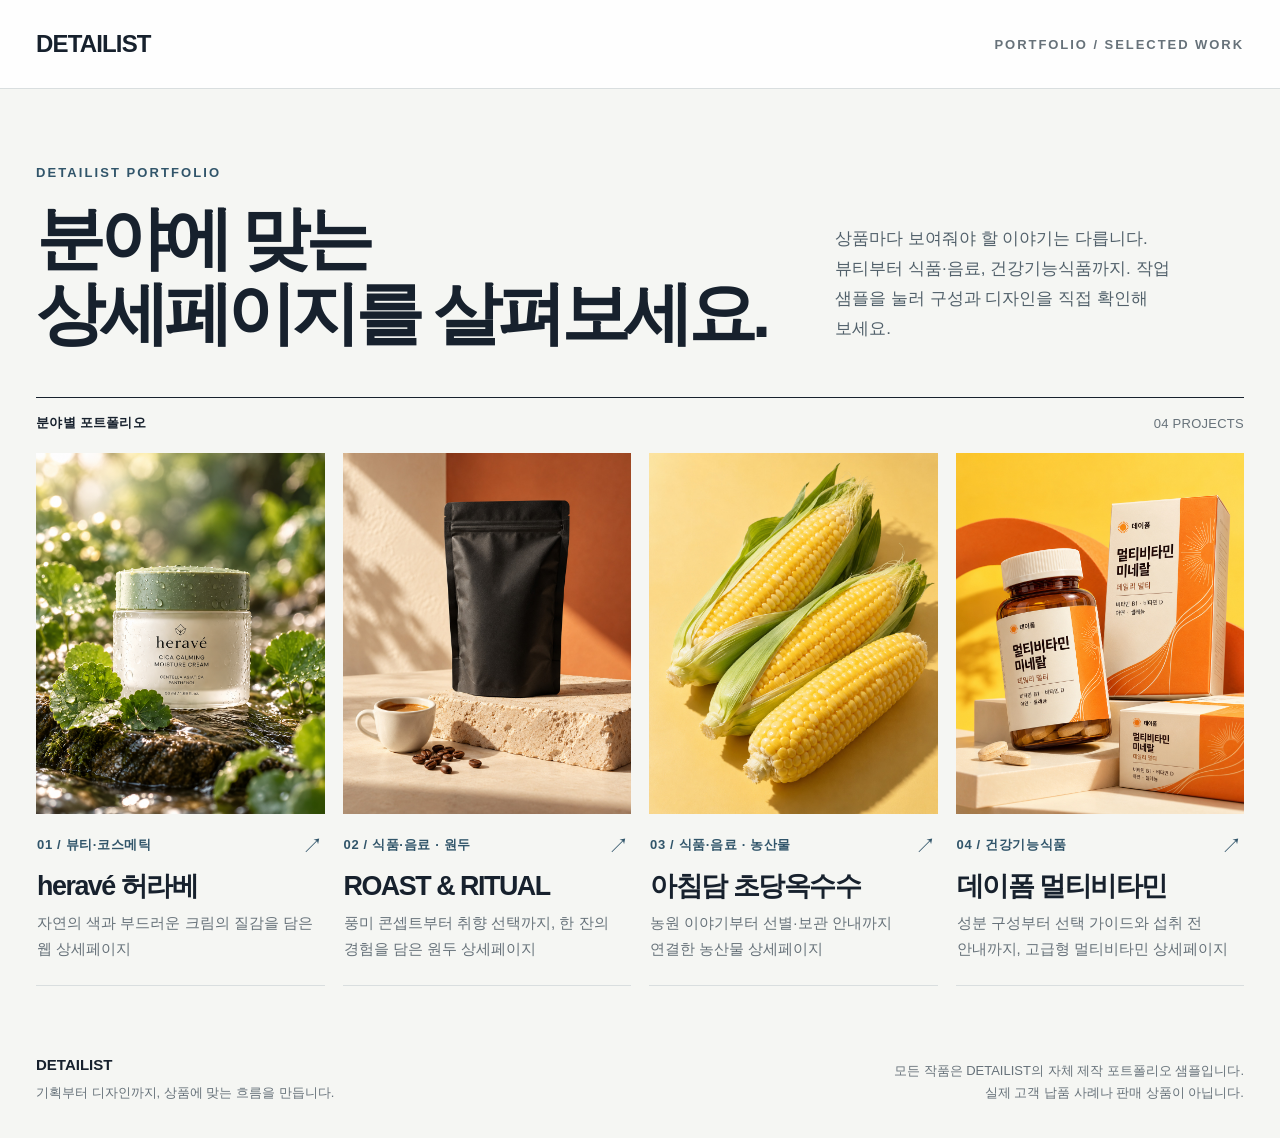
<file: index.html>
<!doctype html>
<html lang="ko"><head><meta charset="utf-8"><meta name="viewport" content="width=device-width,initial-scale=1"><meta name="theme-color" content="#f5f6f3">
<title>DETAILIST 포트폴리오 | 상세페이지 기획·디자인</title>
<meta name="description" content="DETAILIST의 뷰티·식품·음료·건강기능식품 상세페이지 포트폴리오. 허라베, Roast &amp; Ritual 원두, 아침담 초당옥수수, DAYFORM 멀티비타민 자체 샘플을 살펴보세요.">
<meta property="og:title" content="DETAILIST | 상세페이지 포트폴리오"><meta property="og:description" content="상품의 이야기를 읽히는 구성과 디자인으로. 뷰티·원두·초당옥수수·멀티비타민 작업 샘플을 확인하세요."><link rel="icon" href="favicon.svg" type="image/svg+xml"><link rel="stylesheet" href="styles.css?v=20261016-dayform"></head>
<body><a class="skip-link" href="#main">본문으로 건너뛰기</a><header class="site-header"><div class="shell"><a class="wordmark" href="./" aria-label="DETAILIST 포트폴리오 홈">DETAILIST</a><span class="header-note">PORTFOLIO / SELECTED WORK</span></div></header>
<main class="shell" id="main">
<section class="intro" aria-labelledby="page-title"><div><span class="eyebrow">DETAILIST PORTFOLIO</span><h1 id="page-title">분야에 맞는<br>상세페이지를 살펴보세요.</h1></div><p>상품마다 보여줘야 할 이야기는 다릅니다. 뷰티부터 식품·음료, 건강기능식품까지. 작업 샘플을 눌러 구성과 디자인을 직접 확인해 보세요.</p></section>
<div class="work-count"><span>분야별 포트폴리오</span><span>04 PROJECTS</span></div>
<section class="work-grid work-grid--four" aria-label="분야별 상세페이지 포트폴리오">
<a class="work-card beauty" href="beauty.html"><div class="work-image"><img src="herave-hero-v03.png" alt="허라베 시카 수분 크림과 싱그러운 초록 잎의 브랜드 콘셉트" width="1122" height="1402" fetchpriority="high"></div><div class="work-info"><div class="work-top"><span>01 / 뷰티·코스메틱</span><b aria-hidden="true">↗</b></div><h2>heravé 허라베</h2><p>자연의 색과 부드러운 크림의 질감을 담은 웹 상세페이지</p></div></a>
<a class="work-card coffee" href="coffee.html"><div class="work-image"><img src="coffee-cover-v01.jpg" alt="Roast &amp; Ritual 원두 샘플의 검정 패키지와 커피잔" width="1000" height="1250" fetchpriority="high"></div><div class="work-info"><div class="work-top"><span>02 / 식품·음료 · 원두</span><b aria-hidden="true">↗</b></div><h2>ROAST &amp; RITUAL</h2><p>풍미 콘셉트부터 취향 선택까지, 한 잔의 경험을 담은 원두 상세페이지</p></div></a>
<a class="work-card corn" href="corn.html"><div class="work-image"><img src="corn-cover-v07.jpg" alt="아침담 초당옥수수 샘플의 노란 옥수수와 초록 껍질" width="1000" height="1250" loading="lazy"></div><div class="work-info"><div class="work-top"><span>03 / 식품·음료 · 농산물</span><b aria-hidden="true">↗</b></div><h2>아침담 초당옥수수</h2><p>농원 이야기부터 선별·보관 안내까지 연결한 농산물 상세페이지</p></div></a>
<a class="work-card supplement" href="supplement.html"><div class="work-image"><img src="dayform/hero-v05.jpg" alt="데이폼 앰버 영양제 용기와 정돈된 한글 라벨, 오렌지 곡선 패키지" width="1122" height="1402" loading="lazy"></div><div class="work-info"><div class="work-top"><span>04 / 건강기능식품</span><b aria-hidden="true">↗</b></div><h2>데이폼 멀티비타민</h2><p>성분 구성부터 선택 가이드와 섭취 전 안내까지, 고급형 멀티비타민 상세페이지</p></div></a>
</section></main>
<footer class="footer shell"><div><strong>DETAILIST</strong>기획부터 디자인까지, 상품에 맞는 흐름을 만듭니다.</div><span>모든 작품은 DETAILIST의 자체 제작 포트폴리오 샘플입니다.<br>실제 고객 납품 사례나 판매 상품이 아닙니다.</span></footer>
</body></html>
</file>
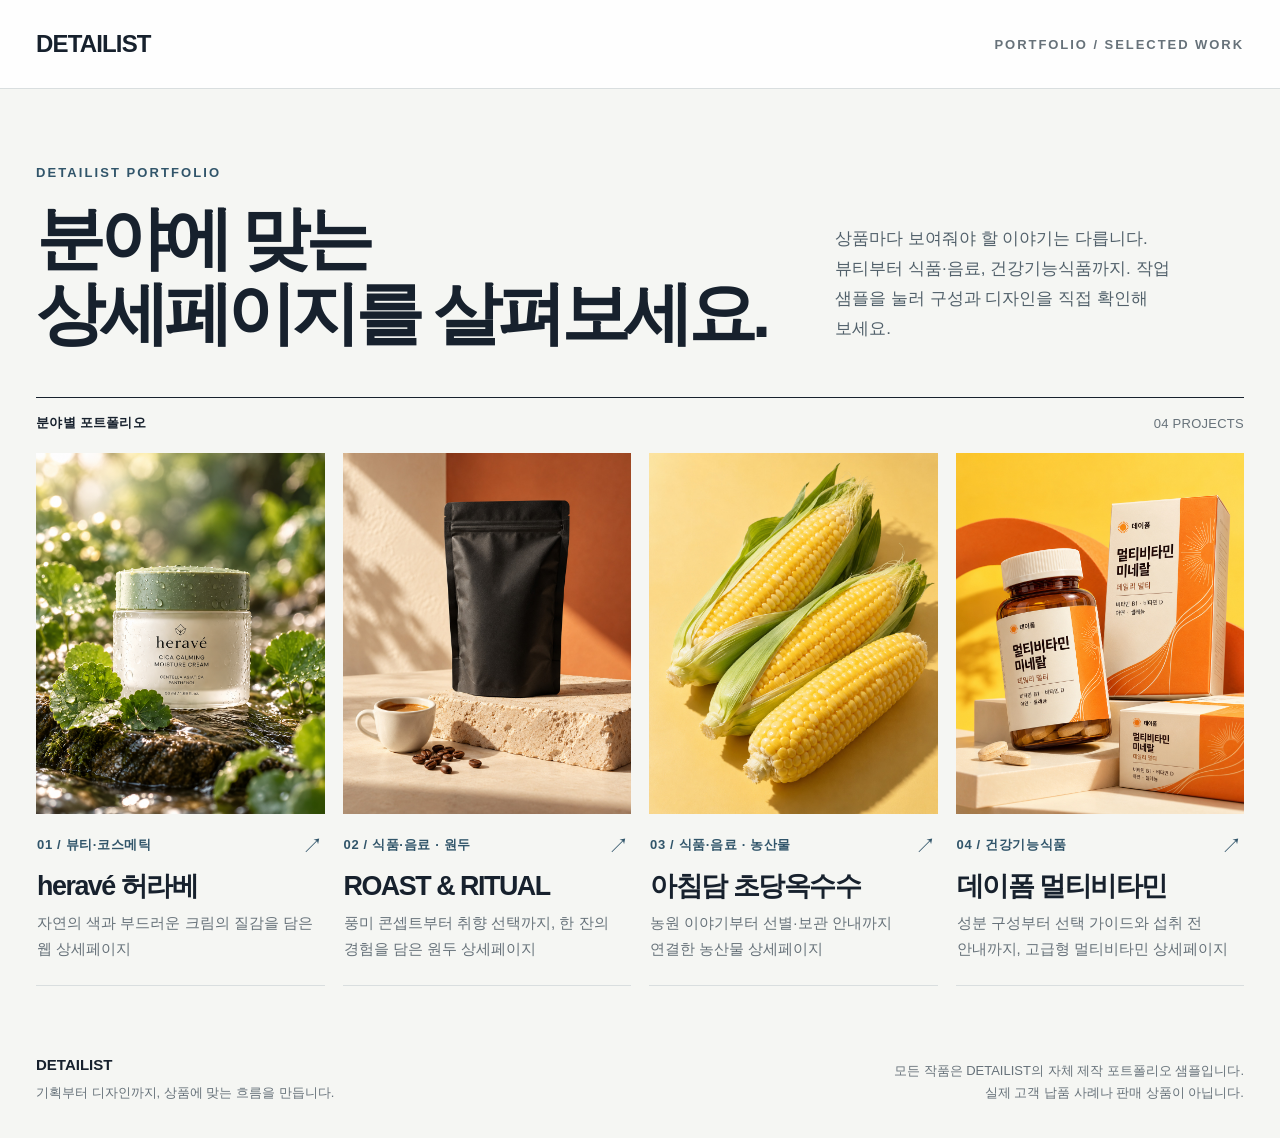
<file: preview-v1/index.html>
<!doctype html><html lang="ko"><head><meta charset="utf-8"><meta name="viewport" content="width=device-width,initial-scale=1"><title>DETAILIST 포트폴리오</title><meta name="robots" content="noindex"><meta http-equiv="refresh" content="0;url=../"><link rel="stylesheet" href="../styles.css?v=20261016-detailist1"></head><body><main class="shell retired-page"><span class="eyebrow">DETAILIST PORTFOLIO</span><h1>새 포트폴리오에서<br>만나요.</h1><p>이전 미리보기는 새 포트폴리오로 통합되었습니다.</p><a class="back-link" href="../">현재 포트폴리오 보기 →</a></main></body></html>
</file>
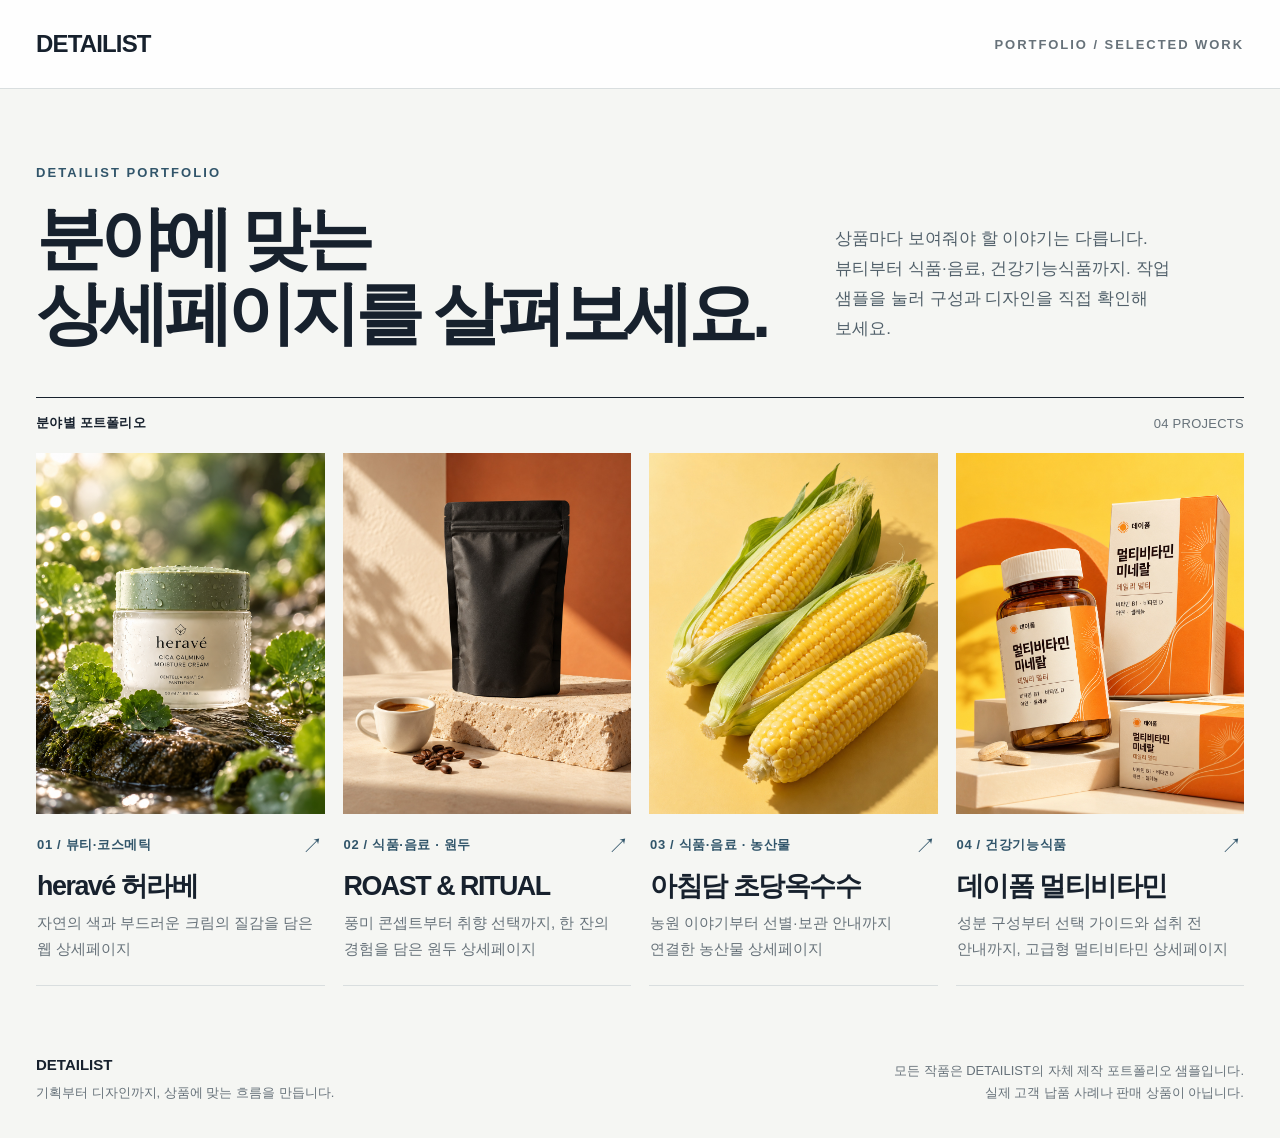
<file: preview-v1/projects/vending/index.html>
<!doctype html><html lang="ko"><head><meta charset="utf-8"><meta name="viewport" content="width=device-width,initial-scale=1"><title>DETAILIST 포트폴리오</title><meta name="robots" content="noindex"><meta http-equiv="refresh" content="0;url=../../../"><link rel="stylesheet" href="../../../styles.css?v=20261016-detailist1"></head><body><main class="shell retired-page"><span class="eyebrow">DETAILIST PORTFOLIO</span><h1>새 포트폴리오에서<br>만나요.</h1><p>이전 미리보기는 새 포트폴리오로 통합되었습니다.</p><a class="back-link" href="../../../">현재 포트폴리오 보기 →</a></main></body></html>
</file>
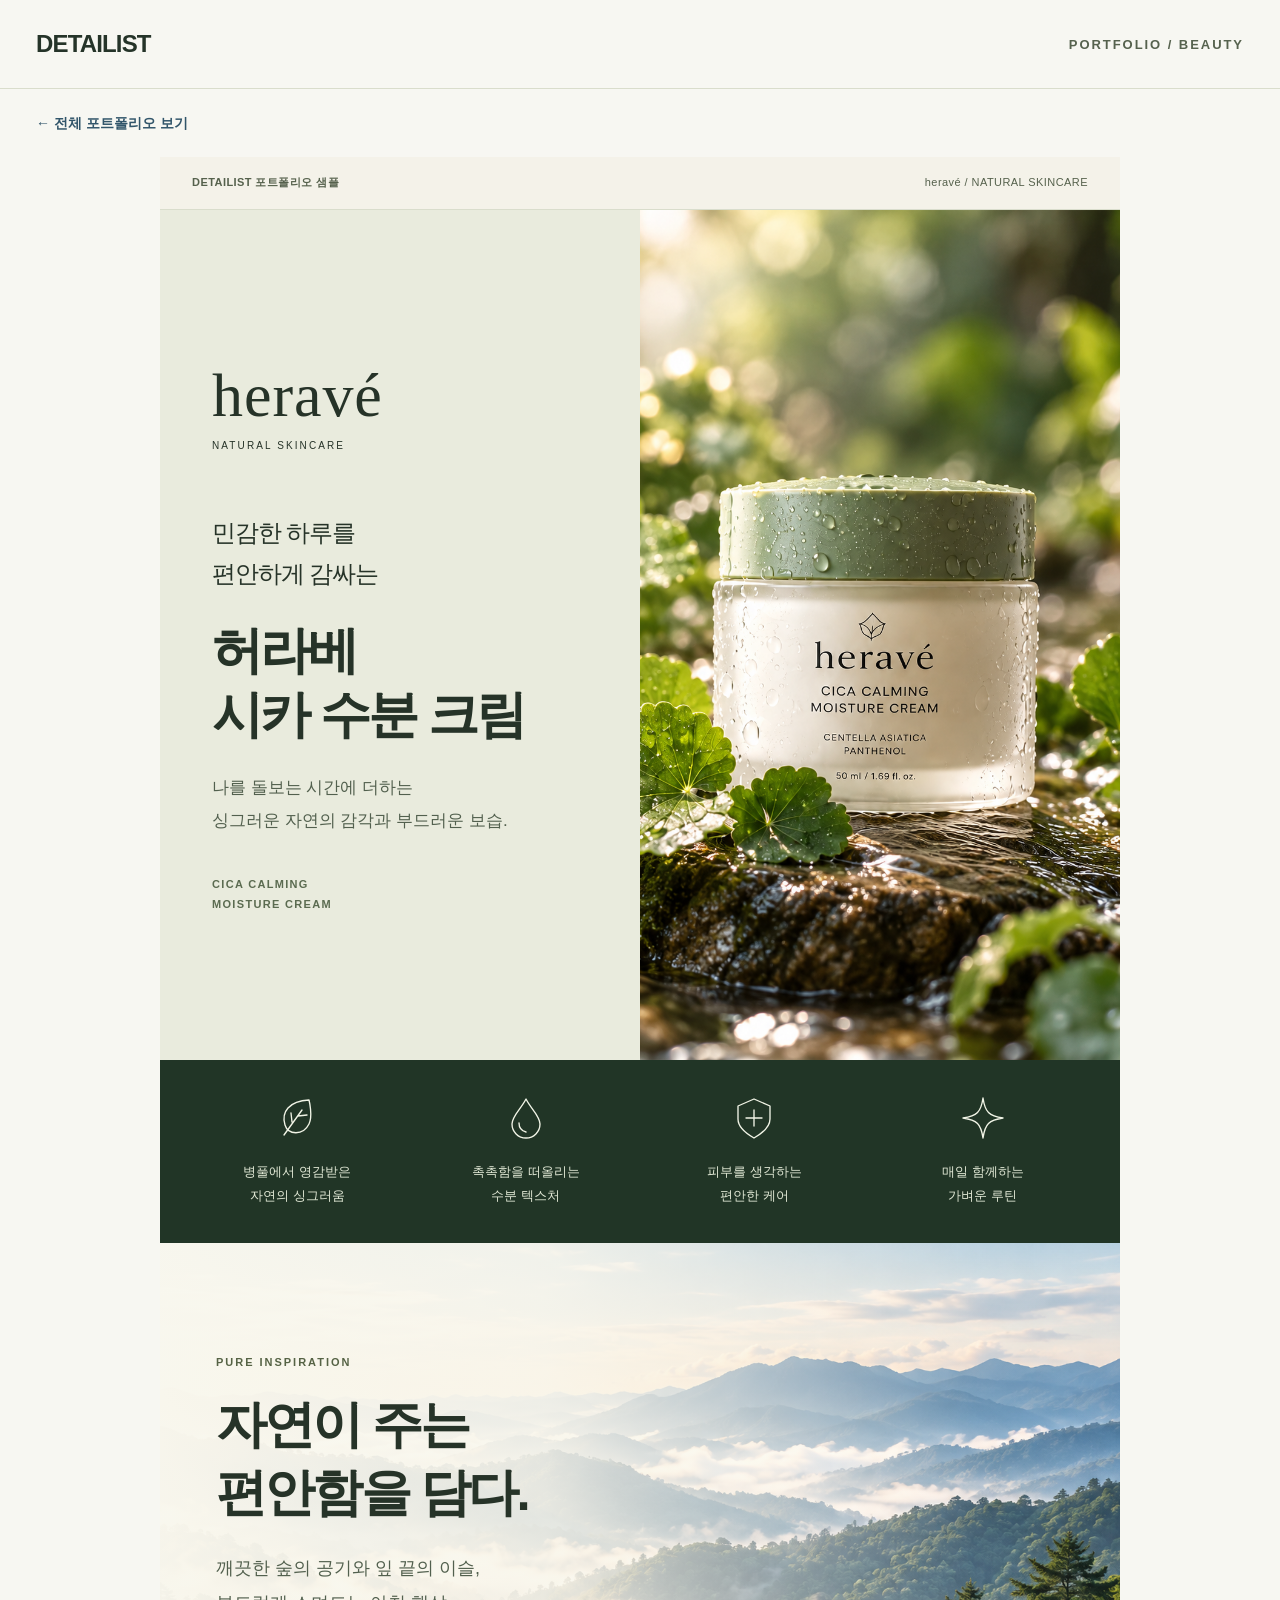
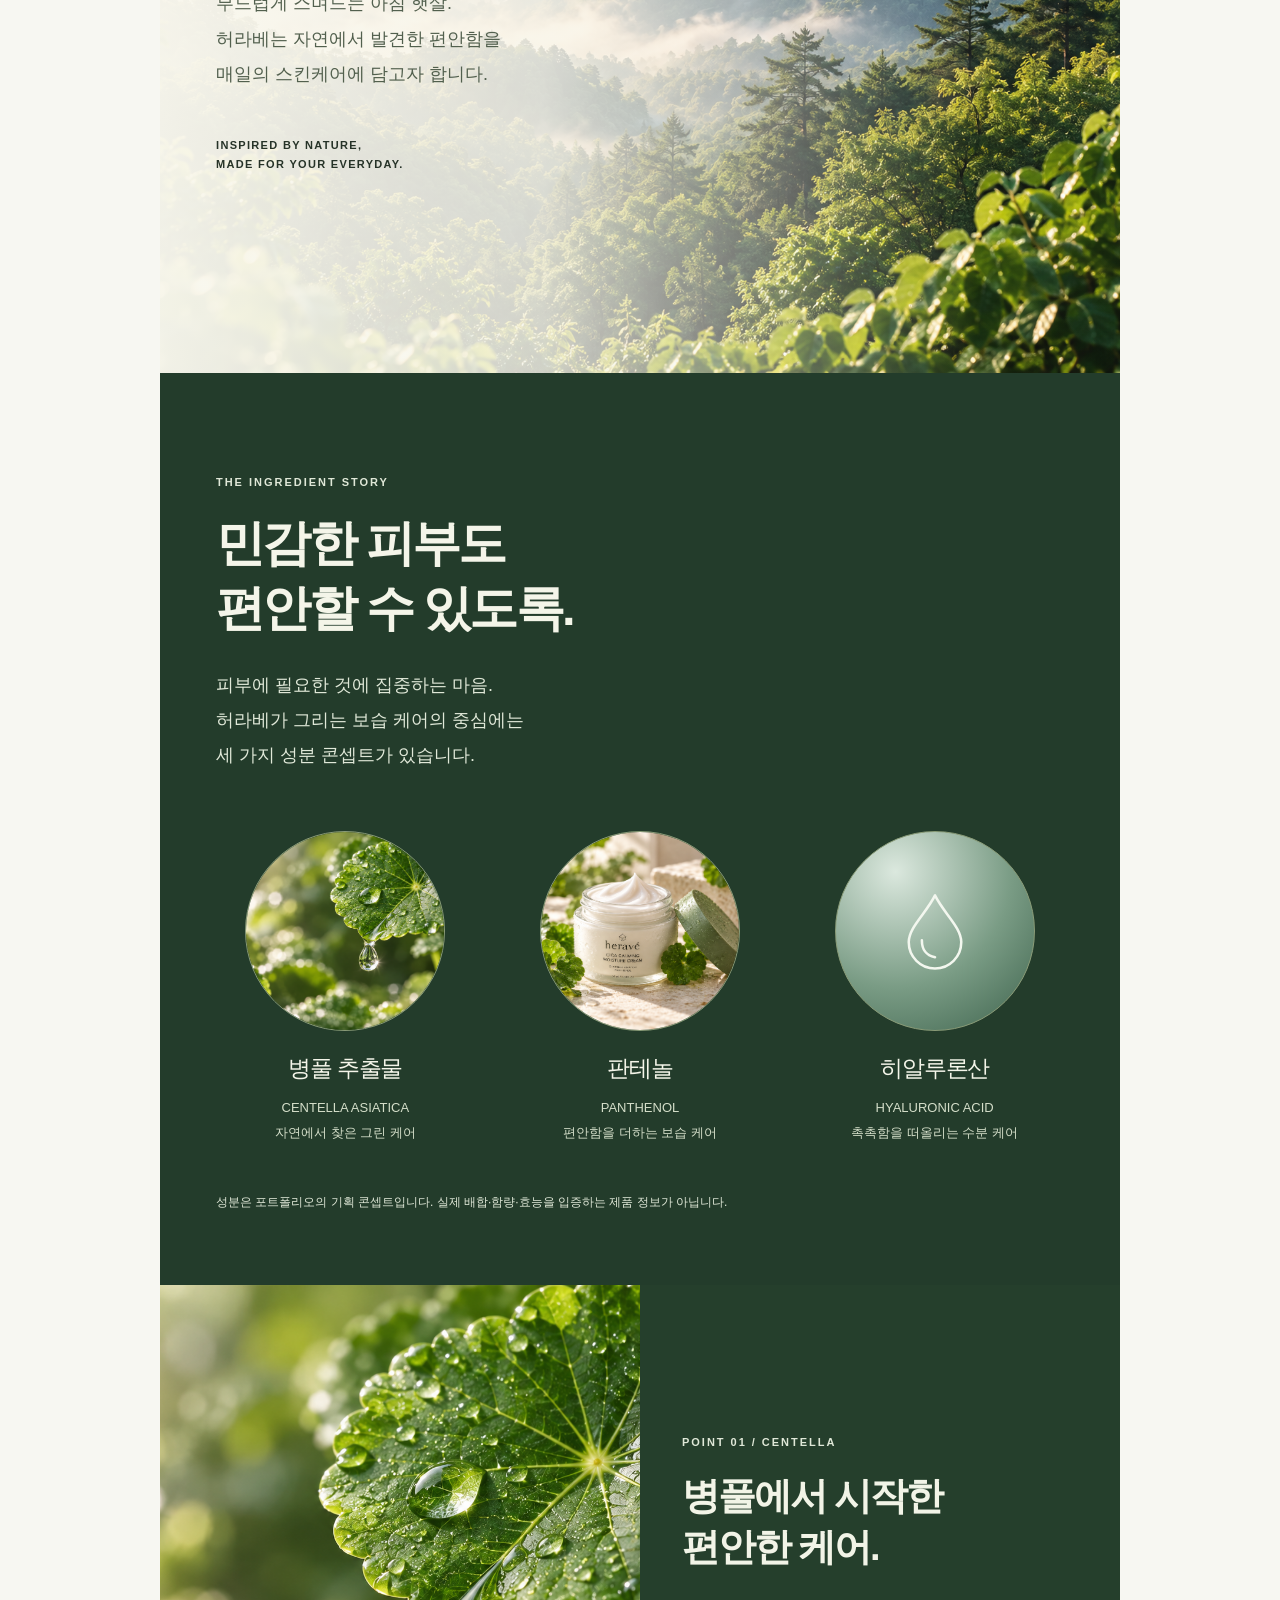
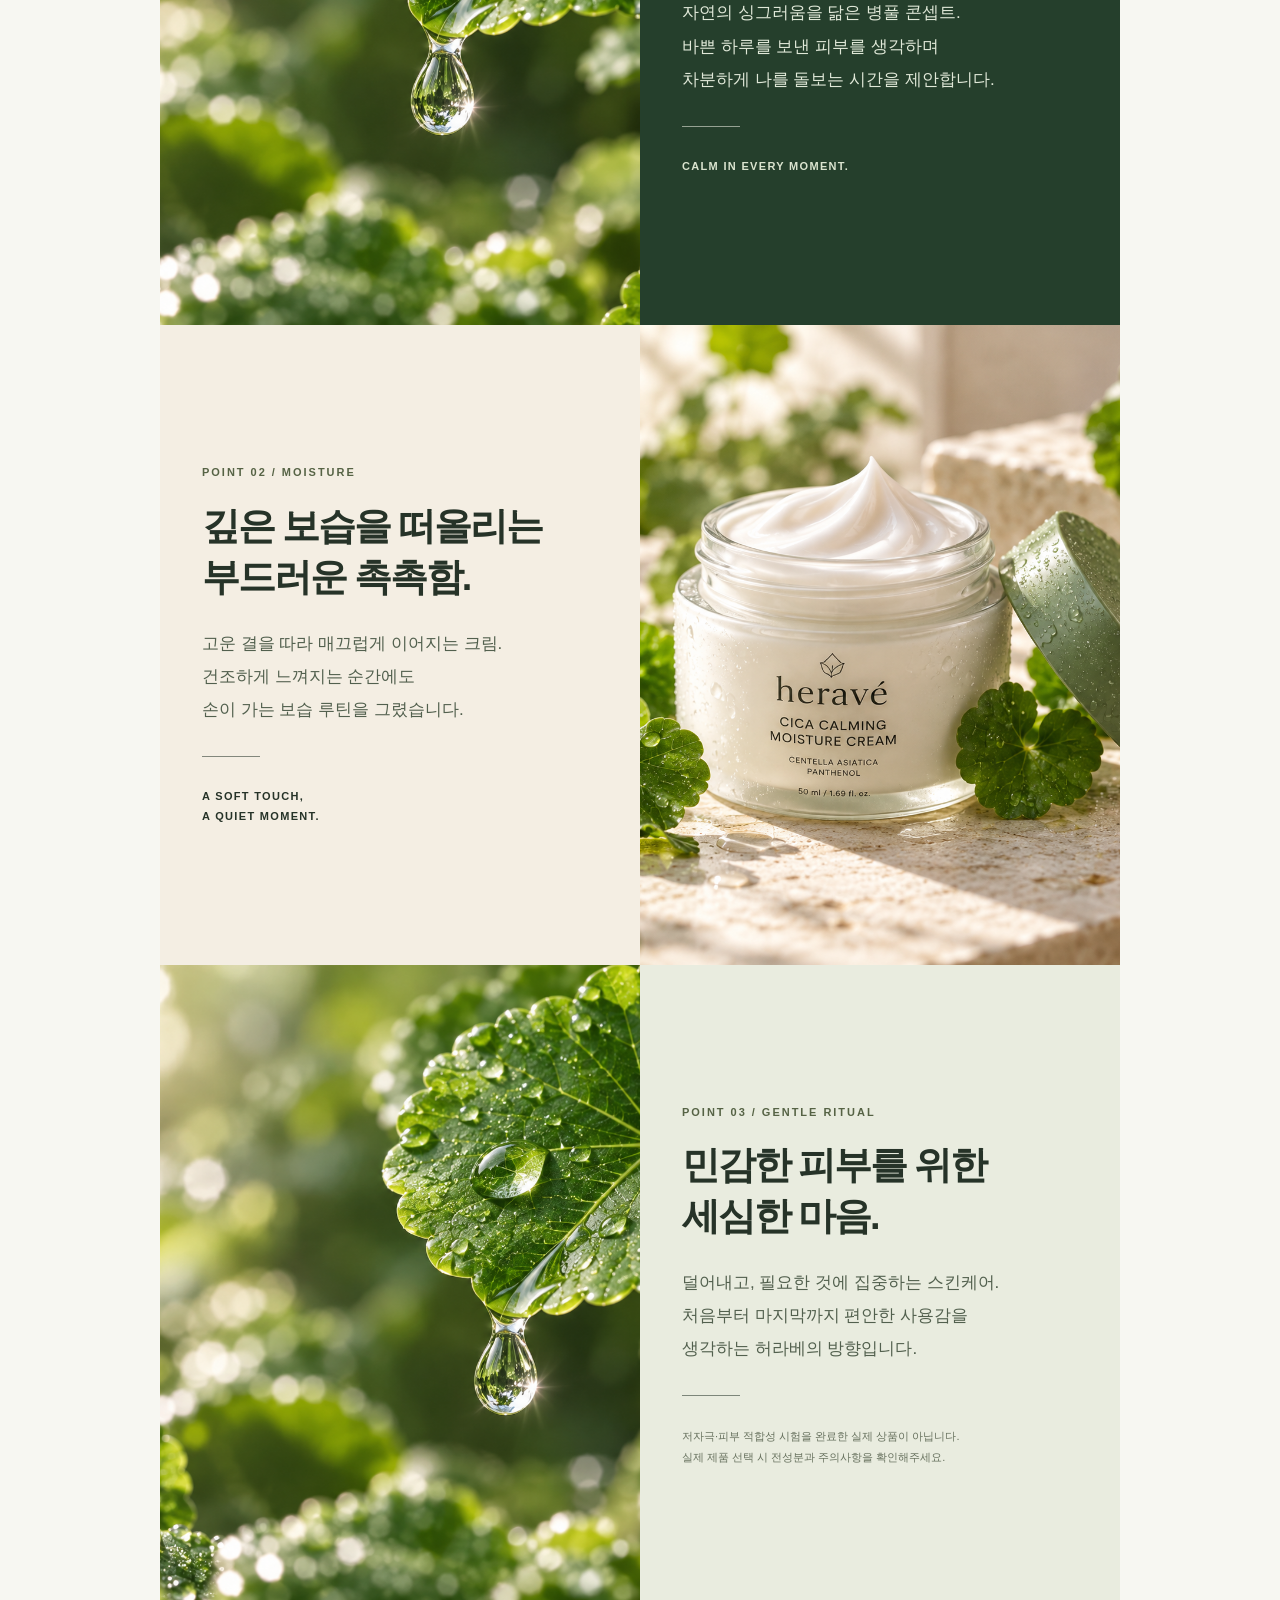
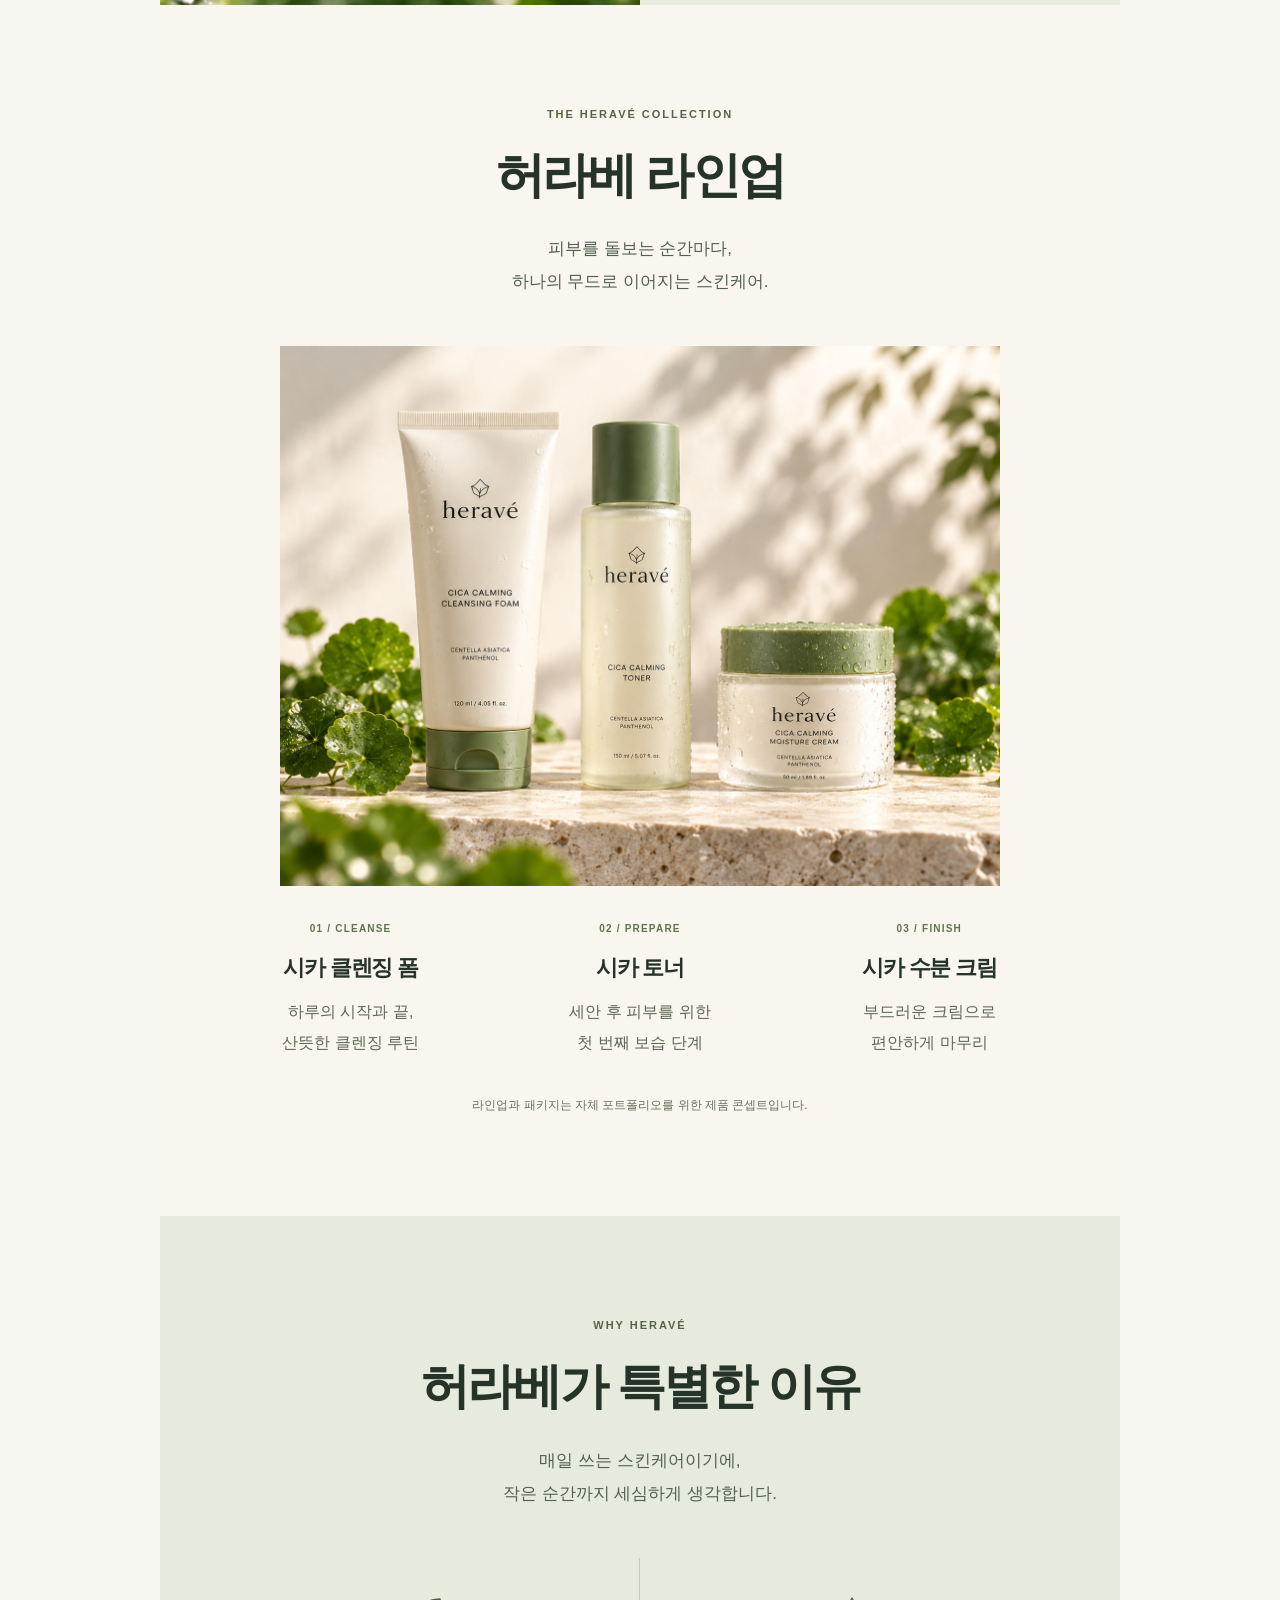
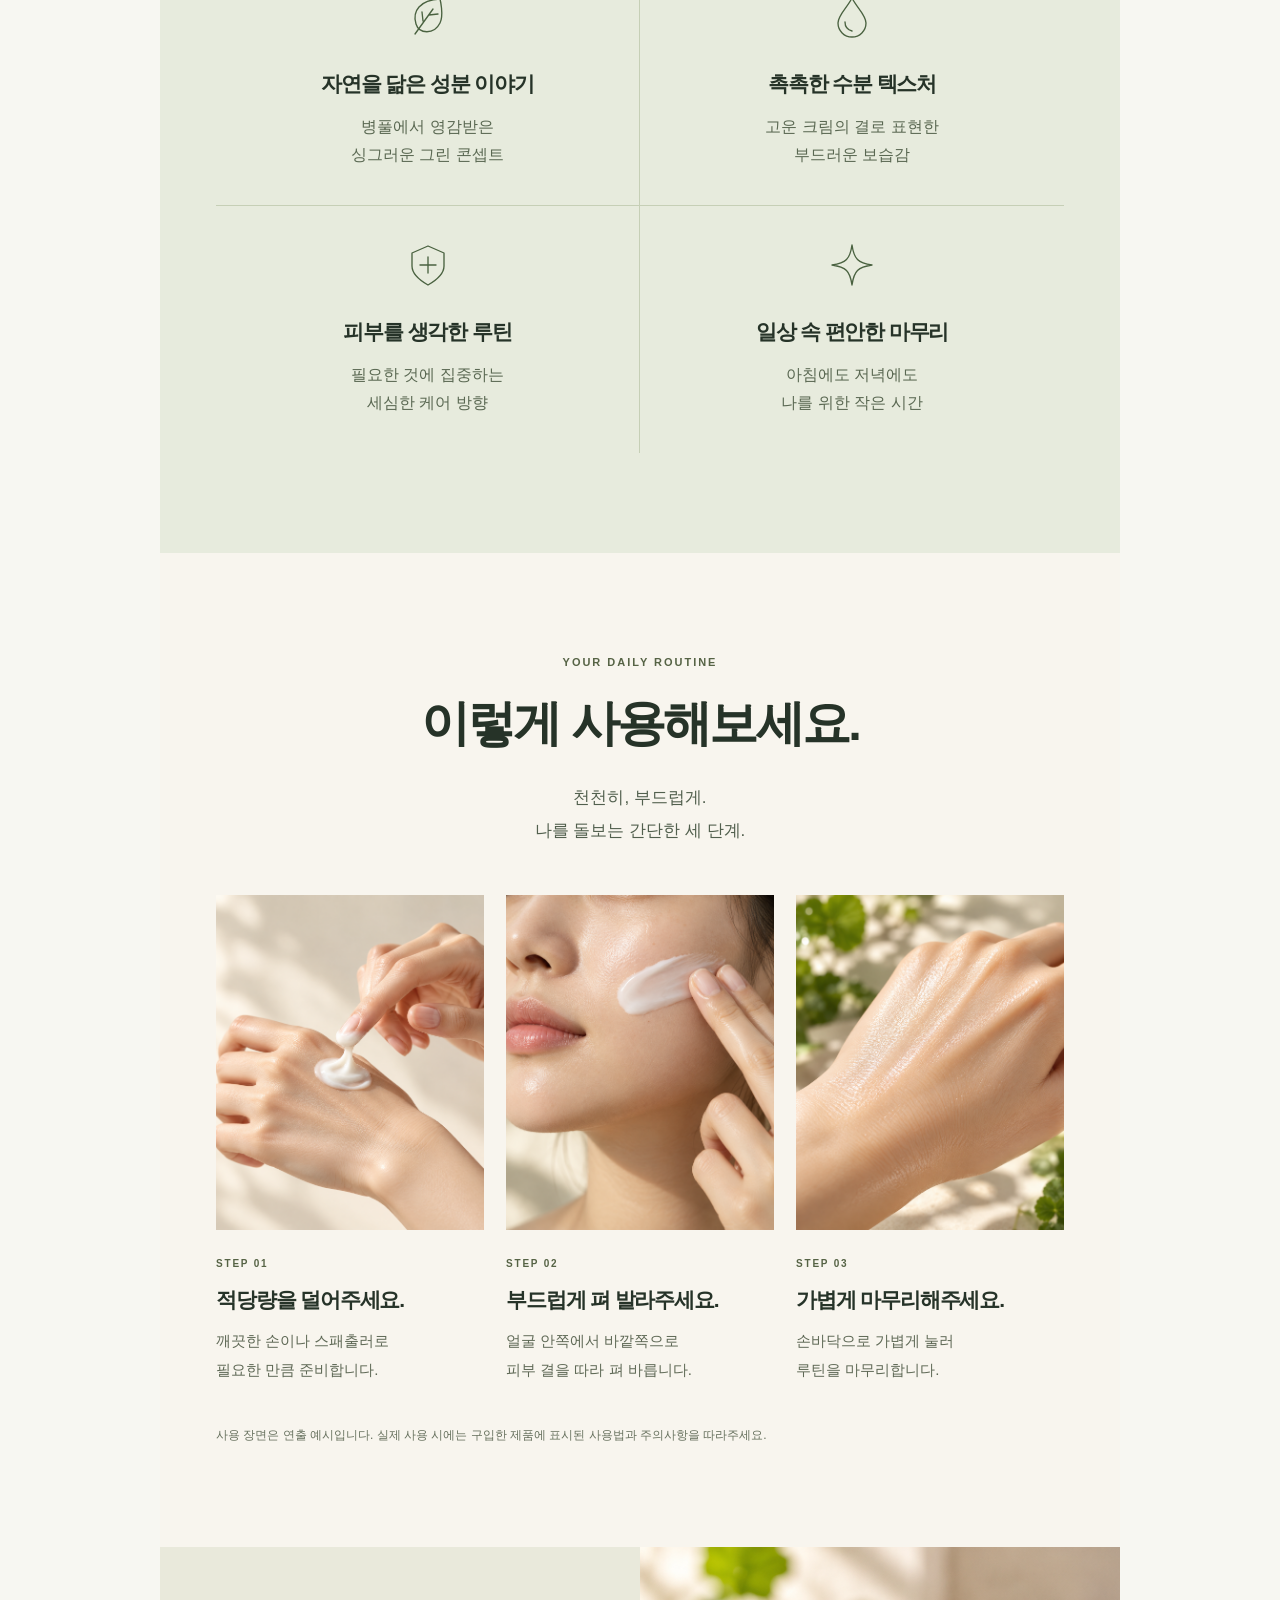
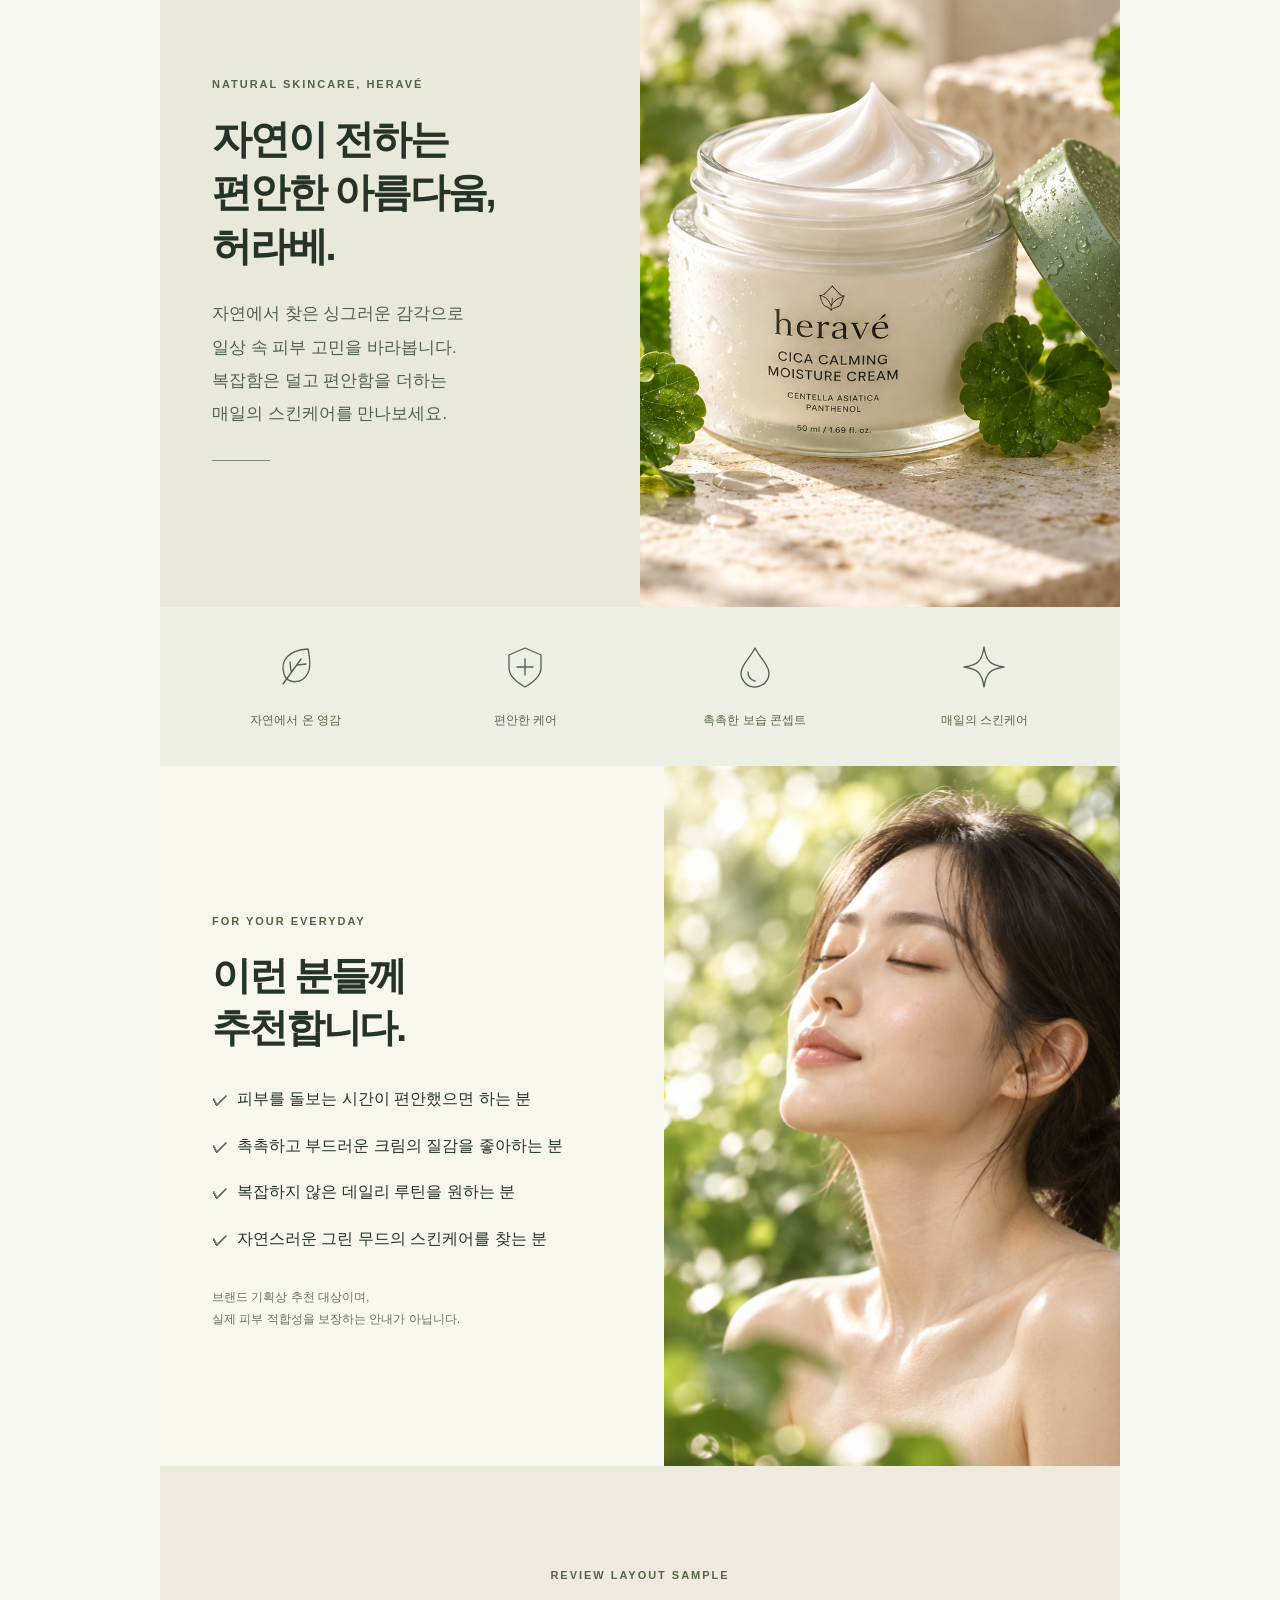
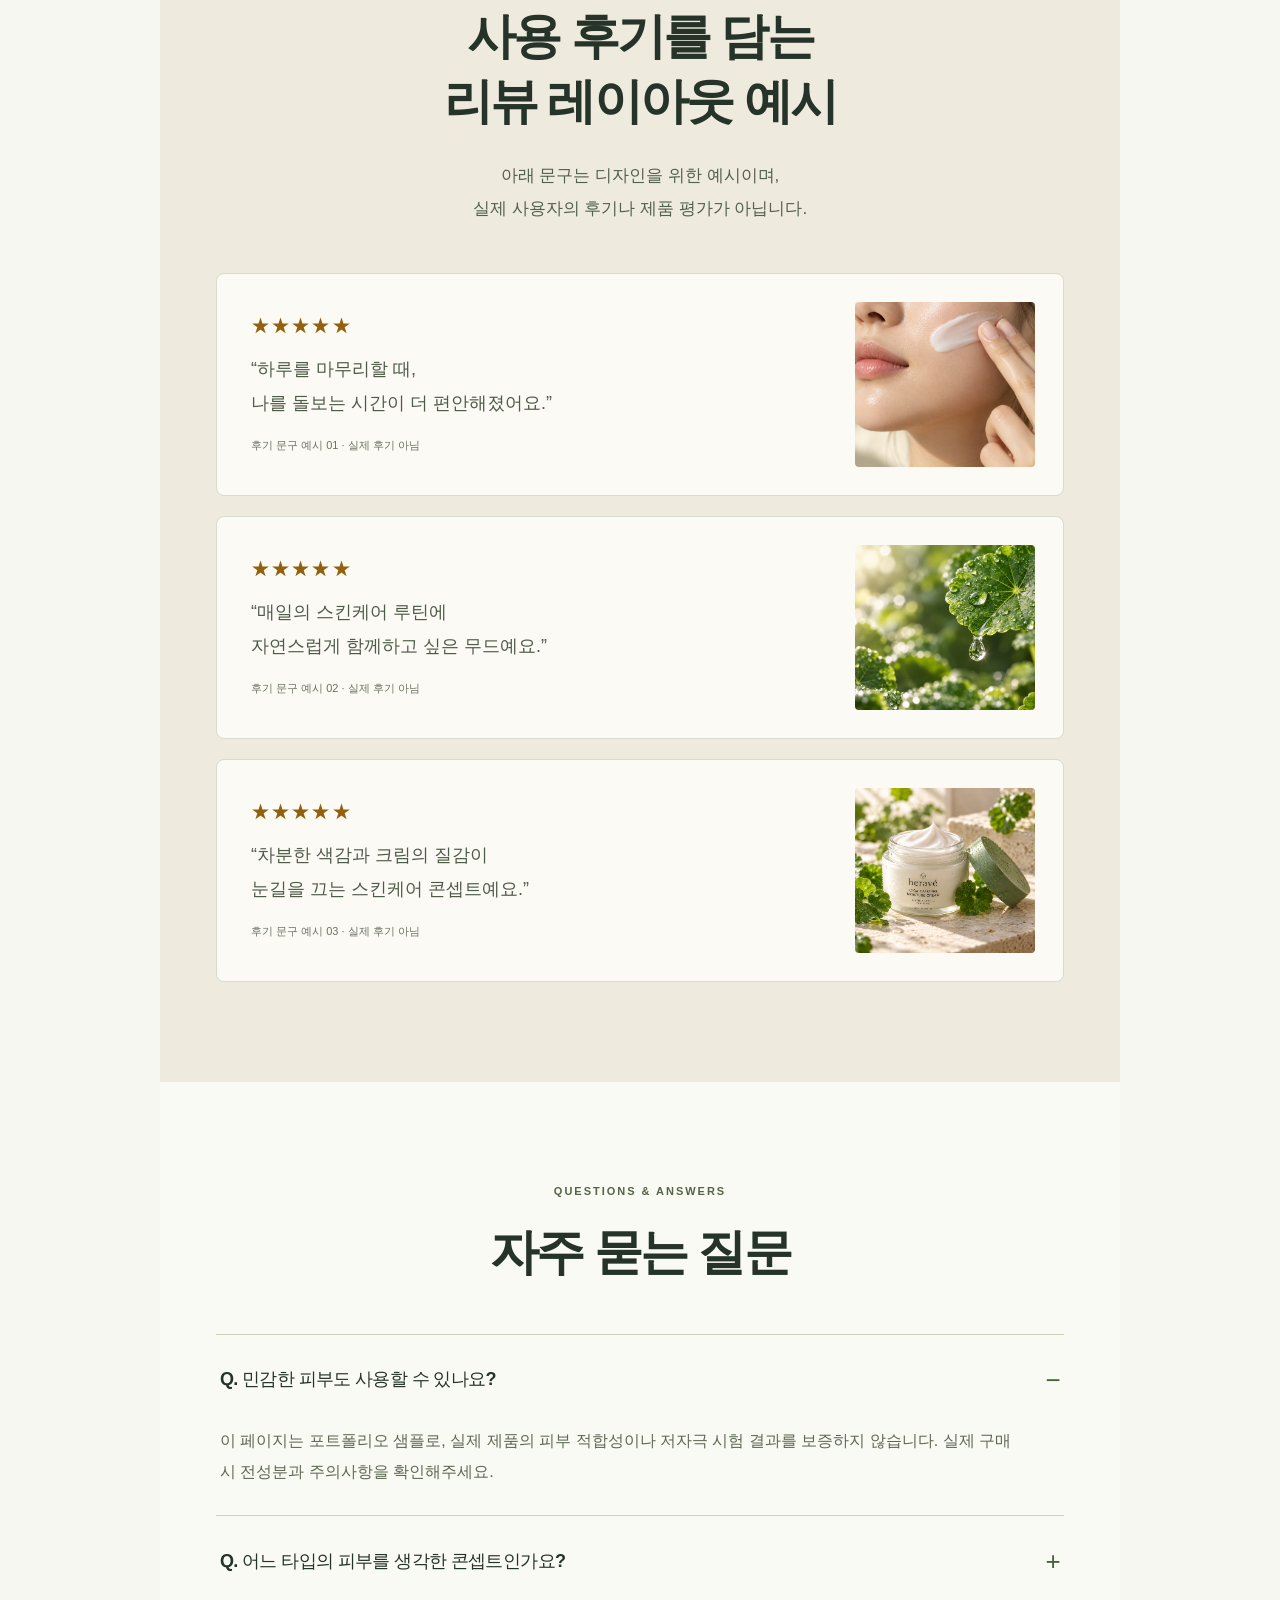
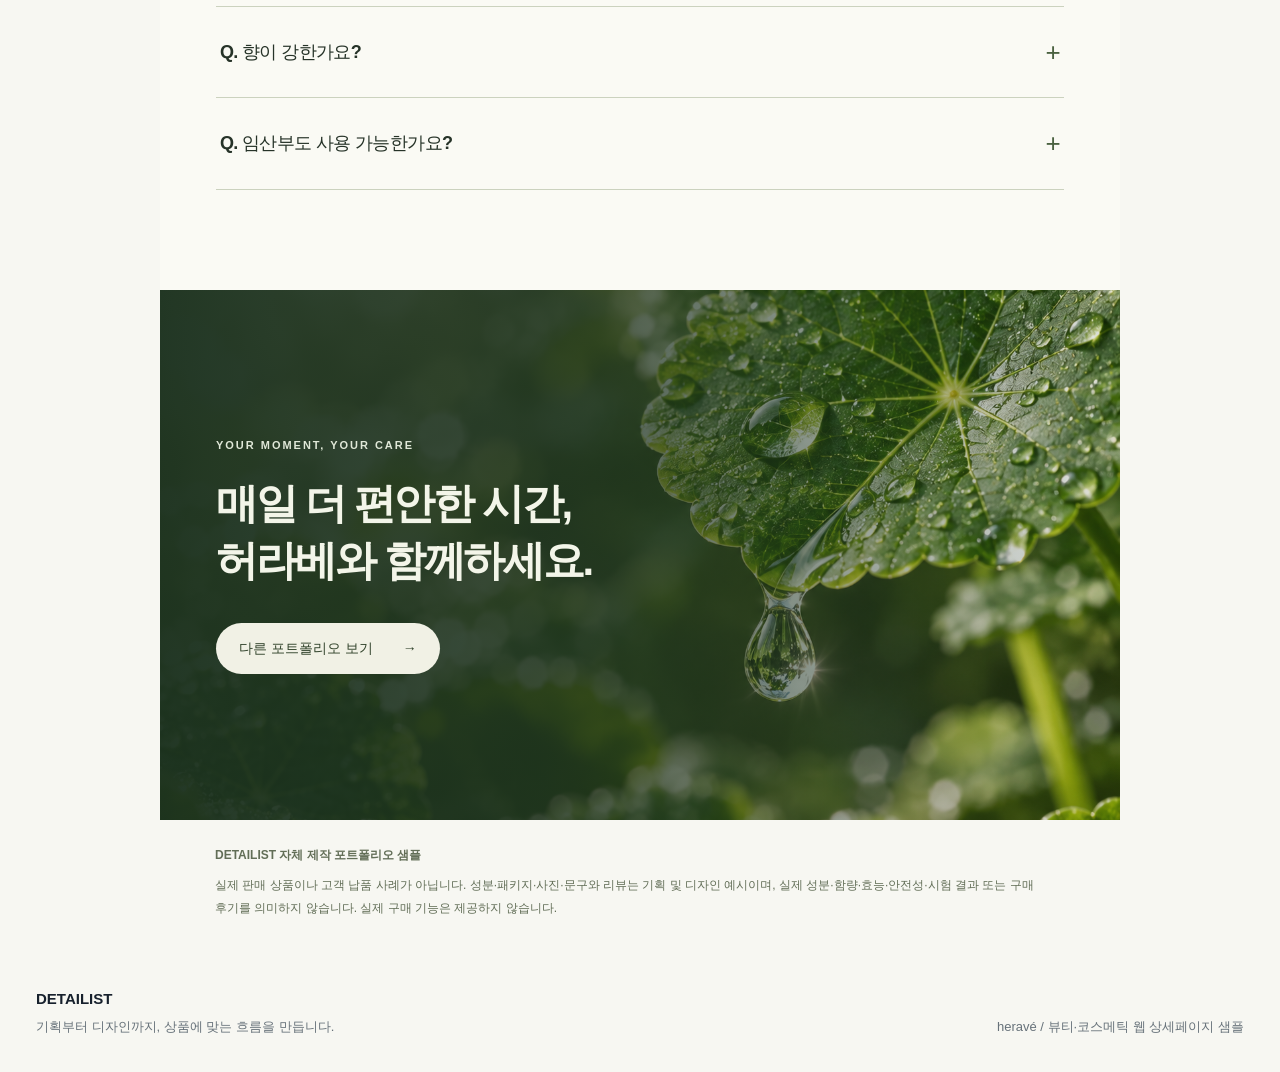
<file: beauty.html>
<!doctype html>
<html lang="ko">
<head>
<meta charset="utf-8"><meta name="viewport" content="width=device-width,initial-scale=1"><meta name="theme-color" content="#273c29">
<title>허라베 heravé | DETAILIST 뷰티 포트폴리오</title>
<meta name="description" content="허라베 시카 수분 크림의 브랜드 이야기, 성분 콘셉트, 3가지 포인트, 라인업, 사용법, 추천 대상과 FAQ까지 이어지는 DETAILIST의 자체 웹 상세페이지 샘플.">
<link rel="icon" href="favicon.svg" type="image/svg+xml"><link rel="stylesheet" href="styles.css?v=20261016-detailist2"><link rel="stylesheet" href="herave-full-v03.css?v=20261016-full3">
</head>
<body class="herave-page">
<a class="skip-link" href="#main">본문으로 건너뛰기</a>
<header class="site-header"><div class="shell"><a class="wordmark" href="./" aria-label="DETAILIST 포트폴리오 홈">DETAILIST</a><span class="header-note">PORTFOLIO / BEAUTY</span></div></header>
<nav class="detail-nav shell" aria-label="돌아가기"><a class="back-link" href="./">← 전체 포트폴리오 보기</a></nav>
<svg class="h-symbols" xmlns="http://www.w3.org/2000/svg" aria-hidden="true"><defs>
<symbol id="leaf" viewBox="0 0 48 48"><path d="M36 6C16 7 8 18 12 31c3 10 18 11 24-1 4-8 0-24 0-24Z"/><path d="m11 41 18-25M19 28l-1-9m7 3 9-1"/></symbol>
<symbol id="drop" viewBox="0 0 48 48"><path d="M24 5C19 15 10 22 10 30a14 14 0 0 0 28 0C38 22 29 15 24 5Z"/><path d="M17 29c0 6 3 8 7 9"/></symbol>
<symbol id="shield" viewBox="0 0 48 48"><path d="m24 5 16 7v13c0 9-9 15-16 19C17 40 8 34 8 25V12L24 5Z"/><path d="M24 16v16m-8-8h16"/></symbol>
<symbol id="spark" viewBox="0 0 48 48"><path d="M24 4c2 14 6 18 20 20-14 2-18 6-20 20-2-14-6-18-20-20C18 22 22 18 24 4Z"/></symbol>
</defs></svg>
<main class="h-detail" id="main">
<div class="h-top-note"><strong>DETAILIST 포트폴리오 샘플</strong><span>heravé / NATURAL SKINCARE</span></div>
<!-- 01 · 원본 좌열 첫 영역: 제품 소개 -->
<section id="hero" class="h-hero" data-source="좌열 01" aria-labelledby="herave-title">
<div class="h-hero-grid"><div class="h-hero-copy"><p class="h-logo">heravé</p><p class="h-logo-sub">NATURAL SKINCARE</p><p class="h-hero-lead">민감한 하루를<br>편안하게 감싸는</p><h1 id="herave-title">허라베<br>시카 수분 크림</h1><p class="h-copy">나를 돌보는 시간에 더하는<br>싱그러운 자연의 감각과 부드러운 보습.</p><span class="h-en">CICA CALMING<br>MOISTURE CREAM</span></div><div class="h-hero-photo"><img src="herave-hero-v03.png" alt="초록 잎과 물방울 사이에 놓인 허라베 시카 수분 크림" width="1122" height="1402" fetchpriority="high"></div></div>
<div class="h-value-strip"><div><svg><use href="#leaf"/></svg><span>병풀에서 영감받은<br>자연의 싱그러움</span></div><div><svg><use href="#drop"/></svg><span>촉촉함을 떠올리는<br>수분 텍스처</span></div><div><svg><use href="#shield"/></svg><span>피부를 생각하는<br>편안한 케어</span></div><div><svg><use href="#spark"/></svg><span>매일 함께하는<br>가벼운 루틴</span></div></div>
</section>
<!-- 02 · 원본 좌열 두 번째: 자연 이야기 -->
<section id="nature" class="h-nature" data-source="좌열 02">
<div class="h-nature-photo"><img src="herave-nature-v05.png" alt="아침 안개와 햇살이 내려앉은 초록 숲과 산 능선" width="1536" height="1024"></div>
<div class="h-wrap h-nature-copy"><span class="h-kicker">PURE INSPIRATION</span><h2>자연이 주는<br>편안함을 담다.</h2><p class="h-copy">깨끗한 숲의 공기와 잎 끝의 이슬,<br>부드럽게 스며드는 아침 햇살.<br>허라베는 자연에서 발견한 편안함을<br>매일의 스킨케어에 담고자 합니다.</p><span class="h-en">INSPIRED BY NATURE,<br>MADE FOR YOUR EVERYDAY.</span></div>
</section>
<!-- 03 · 원본 좌열 세 번째: 성분 소개 -->
<section id="ingredients" class="h-ingredients" data-source="좌열 03"><div class="h-wrap">
<span class="h-kicker h-light">THE INGREDIENT STORY</span><h2>민감한 피부도<br>편안할 수 있도록.</h2><p class="h-copy h-light">피부에 필요한 것에 집중하는 마음.<br>허라베가 그리는 보습 케어의 중심에는<br>세 가지 성분 콘셉트가 있습니다.</p>
<div class="h-ingredient-grid">
<article><div class="h-ingredient-visual"><img src="herave-leaf-v04.png" alt="병풀을 연상시키는 초록 잎과 맑은 이슬" width="1448" height="1086"></div><h3>병풀 추출물</h3><p>CENTELLA ASIATICA<br>자연에서 찾은 그린 케어</p></article>
<article><div class="h-ingredient-visual"><img src="herave-open-v03.png" alt="판테놀 보습 콘셉트를 표현한 부드러운 흰색 크림" width="1448" height="1086"></div><h3>판테놀</h3><p>PANTHENOL<br>편안함을 더하는 보습 케어</p></article>
<article><div class="h-ingredient-visual h-water"><svg viewBox="0 0 48 48"><use href="#drop"/></svg></div><h3>히알루론산</h3><p>HYALURONIC ACID<br>촉촉함을 떠올리는 수분 케어</p></article>
</div><p class="h-fine h-light">성분은 포트폴리오의 기획 콘셉트입니다. 실제 배합·함량·효능을 입증하는 제품 정보가 아닙니다.</p>
</div></section>
<!-- 04 · 원본 중열 POINT 01 -->
<section id="point-cica" class="h-point h-point-green" data-source="중열 01"><div class="h-point-photo"><img src="herave-leaf-v04.png" alt="초록 잎 끝에 맺힌 맑은 물방울" width="1448" height="1086"></div><div class="h-wrap h-point-copy"><span class="h-kicker h-light">POINT 01 / CENTELLA</span><h2>병풀에서 시작한<br>편안한 케어.</h2><p class="h-copy h-light">자연의 싱그러움을 닮은 병풀 콘셉트.<br>바쁜 하루를 보낸 피부를 생각하며<br>차분하게 나를 돌보는 시간을 제안합니다.</p><div class="h-short-rule"></div><span class="h-en">CALM IN EVERY MOMENT.</span></div></section>
<!-- 05 · 원본 중열 POINT 02 -->
<section id="point-moisture" class="h-point h-point-cream" data-source="중열 02"><div class="h-wrap h-point-copy"><span class="h-kicker">POINT 02 / MOISTURE</span><h2>깊은 보습을 떠올리는<br>부드러운 촉촉함.</h2><p class="h-copy">고운 결을 따라 매끄럽게 이어지는 크림.<br>건조하게 느껴지는 순간에도<br>손이 가는 보습 루틴을 그렸습니다.</p><div class="h-short-rule"></div><span class="h-en">A SOFT TOUCH,<br>A QUIET MOMENT.</span></div><div class="h-point-photo"><img src="herave-open-v03.png" alt="뚜껑을 연 허라베 수분 크림의 부드럽고 매끈한 질감" width="1448" height="1086"></div></section>
<!-- 06 · 원본 중열 POINT 03 -->
<section id="point-gentle" class="h-point h-point-soft" data-source="중열 03"><div class="h-point-photo"><img src="herave-leaf-v04.png" alt="햇살 아래 싱그러운 초록 잎과 섬세한 이슬의 질감" width="1448" height="1086"></div><div class="h-wrap h-point-copy"><span class="h-kicker">POINT 03 / GENTLE RITUAL</span><h2>민감한 피부를 위한<br>세심한 마음.</h2><p class="h-copy">덜어내고, 필요한 것에 집중하는 스킨케어.<br>처음부터 마지막까지 편안한 사용감을<br>생각하는 허라베의 방향입니다.</p><div class="h-short-rule"></div><p class="h-fine">저자극·피부 적합성 시험을 완료한 실제 상품이 아닙니다.<br>실제 제품 선택 시 전성분과 주의사항을 확인해주세요.</p></div></section>
<!-- 07 · 원본 중열 라인업: 독립 고해상도 사진 -->
<section id="lineup" class="h-lineup h-section" data-source="중열 04"><div class="h-wrap"><div class="h-section-heading"><span class="h-kicker">THE HERAVÉ COLLECTION</span><h2>허라베 라인업</h2><p class="h-copy">피부를 돌보는 순간마다,<br>하나의 무드로 이어지는 스킨케어.</p></div>
<div class="h-lineup-photo"><img src="herave-lineup-v05.png" alt="허라베 시카 클렌징 폼, 시카 토너, 시카 수분 크림 세 가지 패키지 전체 모습" width="1448" height="1086"></div>
<div class="h-lineup-grid"><article><span class="h-en">01 / CLEANSE</span><h3>시카 클렌징 폼</h3><p>하루의 시작과 끝,<br>산뜻한 클렌징 루틴</p></article><article><span class="h-en">02 / PREPARE</span><h3>시카 토너</h3><p>세안 후 피부를 위한<br>첫 번째 보습 단계</p></article><article><span class="h-en">03 / FINISH</span><h3>시카 수분 크림</h3><p>부드러운 크림으로<br>편안하게 마무리</p></article></div><p class="h-fine">라인업과 패키지는 자체 포트폴리오를 위한 제품 콘셉트입니다.</p>
</div></section>
<!-- 08 · 원본 중열 특별한 이유: 네이티브 아이콘 -->
<section id="reasons" class="h-reasons h-section" data-source="중열 05"><div class="h-wrap"><div class="h-section-heading"><span class="h-kicker">WHY HERAVÉ</span><h2>허라베가 특별한 이유</h2><p class="h-copy">매일 쓰는 스킨케어이기에,<br>작은 순간까지 세심하게 생각합니다.</p></div><div class="h-reason-grid">
<article><svg><use href="#leaf"/></svg><h3>자연을 닮은 성분 이야기</h3><p>병풀에서 영감받은<br>싱그러운 그린 콘셉트</p></article>
<article><svg><use href="#drop"/></svg><h3>촉촉한 수분 텍스처</h3><p>고운 크림의 결로 표현한<br>부드러운 보습감</p></article>
<article><svg><use href="#shield"/></svg><h3>피부를 생각한 루틴</h3><p>필요한 것에 집중하는<br>세심한 케어 방향</p></article>
<article><svg><use href="#spark"/></svg><h3>일상 속 편안한 마무리</h3><p>아침에도 저녁에도<br>나를 위한 작은 시간</p></article>
</div></div></section>
<!-- 09 · 원본 중열 사용법: 개별 고해상도 사진 3장 -->
<section id="how-to" class="h-use h-section" data-source="중열 06"><div class="h-wrap"><div class="h-section-heading"><span class="h-kicker">YOUR DAILY ROUTINE</span><h2>이렇게 사용해보세요.</h2><p class="h-copy">천천히, 부드럽게.<br>나를 돌보는 간단한 세 단계.</p></div><div class="h-steps">
<article><div class="h-step-photo"><img src="herave-step01-v05.png" alt="손등에 덜어낸 흰색 크림을 깨끗한 손끝으로 준비하는 장면" width="1122" height="1402"></div><span class="h-kicker">STEP 01</span><h3>적당량을 덜어주세요.</h3><p>깨끗한 손이나 스패출러로<br>필요한 만큼 준비합니다.</p></article>
<article><div class="h-step-photo"><img src="herave-step02-v05.png" alt="볼의 피부 결을 따라 손끝으로 크림을 부드럽게 펴 바르는 장면" width="1122" height="1402"></div><span class="h-kicker">STEP 02</span><h3>부드럽게 펴 발라주세요.</h3><p>얼굴 안쪽에서 바깥쪽으로<br>피부 결을 따라 펴 바릅니다.</p></article>
<article><div class="h-step-photo"><img src="herave-step03-v05.png" alt="크림 사용 후 자연스럽게 빛을 반사하는 손등의 섬세한 피부 질감 연출" width="1122" height="1402"></div><span class="h-kicker">STEP 03</span><h3>가볍게 마무리해주세요.</h3><p>손바닥으로 가볍게 눌러<br>루틴을 마무리합니다.</p></article>
</div><p class="h-fine">사용 장면은 연출 예시입니다. 실제 사용 시에는 구입한 제품에 표시된 사용법과 주의사항을 따라주세요.</p></div></section>
<!-- 10 · 원본 우열 브랜드 소개 -->
<section id="brand" class="h-brand" data-source="우열 01"><div class="h-brand-grid"><div class="h-brand-copy"><span class="h-kicker">NATURAL SKINCARE, HERAVÉ</span><h2>자연이 전하는<br>편안한 아름다움,<br>허라베.</h2><p class="h-copy">자연에서 찾은 싱그러운 감각으로<br>일상 속 피부 고민을 바라봅니다.<br>복잡함은 덜고 편안함을 더하는<br>매일의 스킨케어를 만나보세요.</p><div class="h-short-rule"></div></div><div class="h-brand-photo"><img src="herave-open-v03.png" alt="초록 잎과 따뜻한 자연광 아래 놓인 열린 허라베 크림 용기" width="1448" height="1086"></div></div>
<div class="h-brand-values"><div><svg><use href="#leaf"/></svg><p>자연에서 온 영감</p></div><div><svg><use href="#shield"/></svg><p>편안한 케어</p></div><div><svg><use href="#drop"/></svg><p>촉촉한 보습 콘셉트</p></div><div><svg><use href="#spark"/></svg><p>매일의 스킨케어</p></div></div>
</section>
<!-- 11 · 원본 우열 추천 대상 -->
<section id="recommend" class="h-recommend" data-source="우열 02"><div class="h-recommend-copy"><span class="h-kicker">FOR YOUR EVERYDAY</span><h2>이런 분들께<br>추천합니다.</h2><ul><li>피부를 돌보는 시간이 편안했으면 하는 분</li><li>촉촉하고 부드러운 크림의 질감을 좋아하는 분</li><li>복잡하지 않은 데일리 루틴을 원하는 분</li><li>자연스러운 그린 무드의 스킨케어를 찾는 분</li></ul><p class="h-fine">브랜드 기획상 추천 대상이며,<br>실제 피부 적합성을 보장하는 안내가 아닙니다.</p></div><div class="h-recommend-photo"><img src="herave-skin-v05.png" alt="초록 자연을 배경으로 편안하게 눈을 감은 성인 스킨케어 모델" width="1122" height="1402"></div></section>
<!-- 12 · 원본 우열 리뷰: 실제 고객후기로 오인되지 않도록 구분 -->
<section id="reviews" class="h-reviews h-section" data-source="우열 03"><div class="h-wrap"><div class="h-section-heading"><span class="h-kicker">REVIEW LAYOUT SAMPLE</span><h2>사용 후기를 담는<br>리뷰 레이아웃 예시</h2><p class="h-copy">아래 문구는 디자인을 위한 예시이며,<br>실제 사용자의 후기나 제품 평가가 아닙니다.</p></div><div class="h-review-list">
<article><div><span class="h-stars" aria-label="별점 디자인 예시">★★★★★</span><p>“하루를 마무리할 때,<br>나를 돌보는 시간이 더 편안해졌어요.”</p><span class="h-review-caption">후기 문구 예시 01 · 실제 후기 아님</span></div><img src="herave-step02-v05.png" alt="크림 사용 장면을 보여주는 리뷰 카드 연출 이미지" width="1122" height="1402"></article>
<article><div><span class="h-stars" aria-label="별점 디자인 예시">★★★★★</span><p>“매일의 스킨케어 루틴에<br>자연스럽게 함께하고 싶은 무드예요.”</p><span class="h-review-caption">후기 문구 예시 02 · 실제 후기 아님</span></div><img src="herave-leaf-v04.png" alt="물방울이 맺힌 초록 잎의 리뷰 카드 연출 이미지" width="1448" height="1086"></article>
<article><div><span class="h-stars" aria-label="별점 디자인 예시">★★★★★</span><p>“차분한 색감과 크림의 질감이<br>눈길을 끄는 스킨케어 콘셉트예요.”</p><span class="h-review-caption">후기 문구 예시 03 · 실제 후기 아님</span></div><img src="herave-open-v03.png" alt="열린 허라베 크림 용기의 리뷰 카드 연출 이미지" width="1448" height="1086"></article>
</div></div></section>
<!-- 13 · 원본 우열 FAQ: 실제 열고 닫는 네이티브 요소 -->
<section id="faq" class="h-faq h-section" data-source="우열 04"><div class="h-wrap"><div class="h-section-heading"><span class="h-kicker">QUESTIONS & ANSWERS</span><h2>자주 묻는 질문</h2></div>
<details open><summary>Q. 민감한 피부도 사용할 수 있나요?</summary><p>이 페이지는 포트폴리오 샘플로, 실제 제품의 피부 적합성이나 저자극 시험 결과를 보증하지 않습니다. 실제 구매 시 전성분과 주의사항을 확인해주세요.</p></details>
<details><summary>Q. 어느 타입의 피부를 생각한 콘셉트인가요?</summary><p>편안한 데일리 보습 루틴을 원하는 분을 떠올리며 구성한 스킨케어 콘셉트입니다. 개인별 피부 상태에 따른 사용 적합성을 판단하는 자료는 아닙니다.</p></details>
<details><summary>Q. 향이 강한가요?</summary><p>실물 상품의 향을 평가한 페이지가 아니므로 향의 유무나 강도를 안내하지 않습니다. 실제 제품의 향료 정보와 상품 설명을 확인해주세요.</p></details>
<details><summary>Q. 임산부도 사용 가능한가요?</summary><p>임신 중 사용 가능 여부는 이 샘플로 판단할 수 없습니다. 실제 제품의 전성분과 사용 주의사항을 확인하고 필요한 경우 담당 의료진에게 문의해주세요.</p></details>
</div></section>
<!-- 14 · 원본 우열 마무리 CTA -->
<section id="close" class="h-close" data-source="우열 05"><img class="h-close-photo" src="herave-leaf-v04.png" alt="자연광을 반사하는 초록 잎과 맑은 이슬" width="1448" height="1086"><div class="h-close-copy"><span class="h-kicker h-light">YOUR MOMENT, YOUR CARE</span><h2>매일 더 편안한 시간,<br>허라베와 함께하세요.</h2><a class="h-button" href="./">다른 포트폴리오 보기 <span aria-hidden="true">→</span></a></div></section>
</main>
<div class="h-bottom-note"><strong>DETAILIST 자체 제작 포트폴리오 샘플</strong><p>실제 판매 상품이나 고객 납품 사례가 아닙니다. 성분·패키지·사진·문구와 리뷰는 기획 및 디자인 예시이며, 실제 성분·함량·효능·안전성·시험 결과 또는 구매 후기를 의미하지 않습니다. 실제 구매 기능은 제공하지 않습니다.</p></div>
<footer class="footer shell"><div><strong>DETAILIST</strong>기획부터 디자인까지, 상품에 맞는 흐름을 만듭니다.</div><span>heravé / 뷰티·코스메틱 웹 상세페이지 샘플</span></footer>
</body></html>
</file>
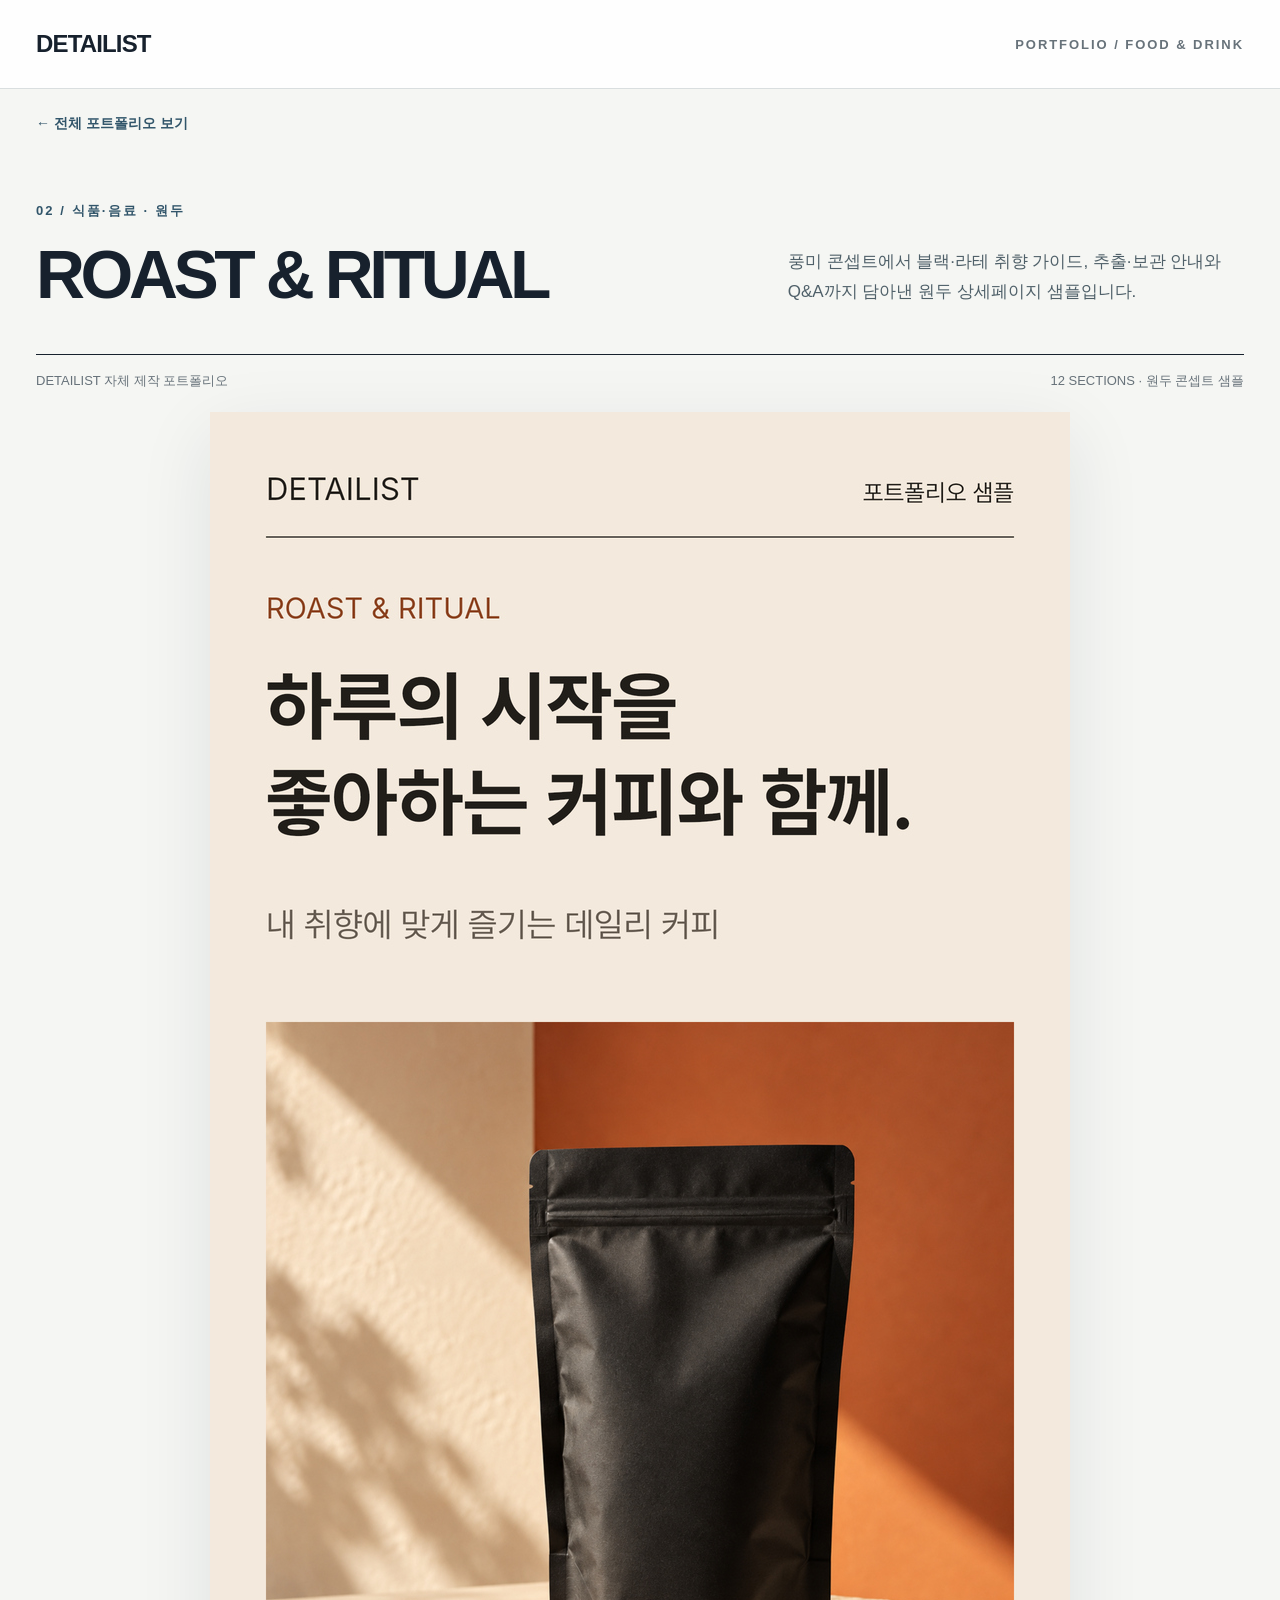
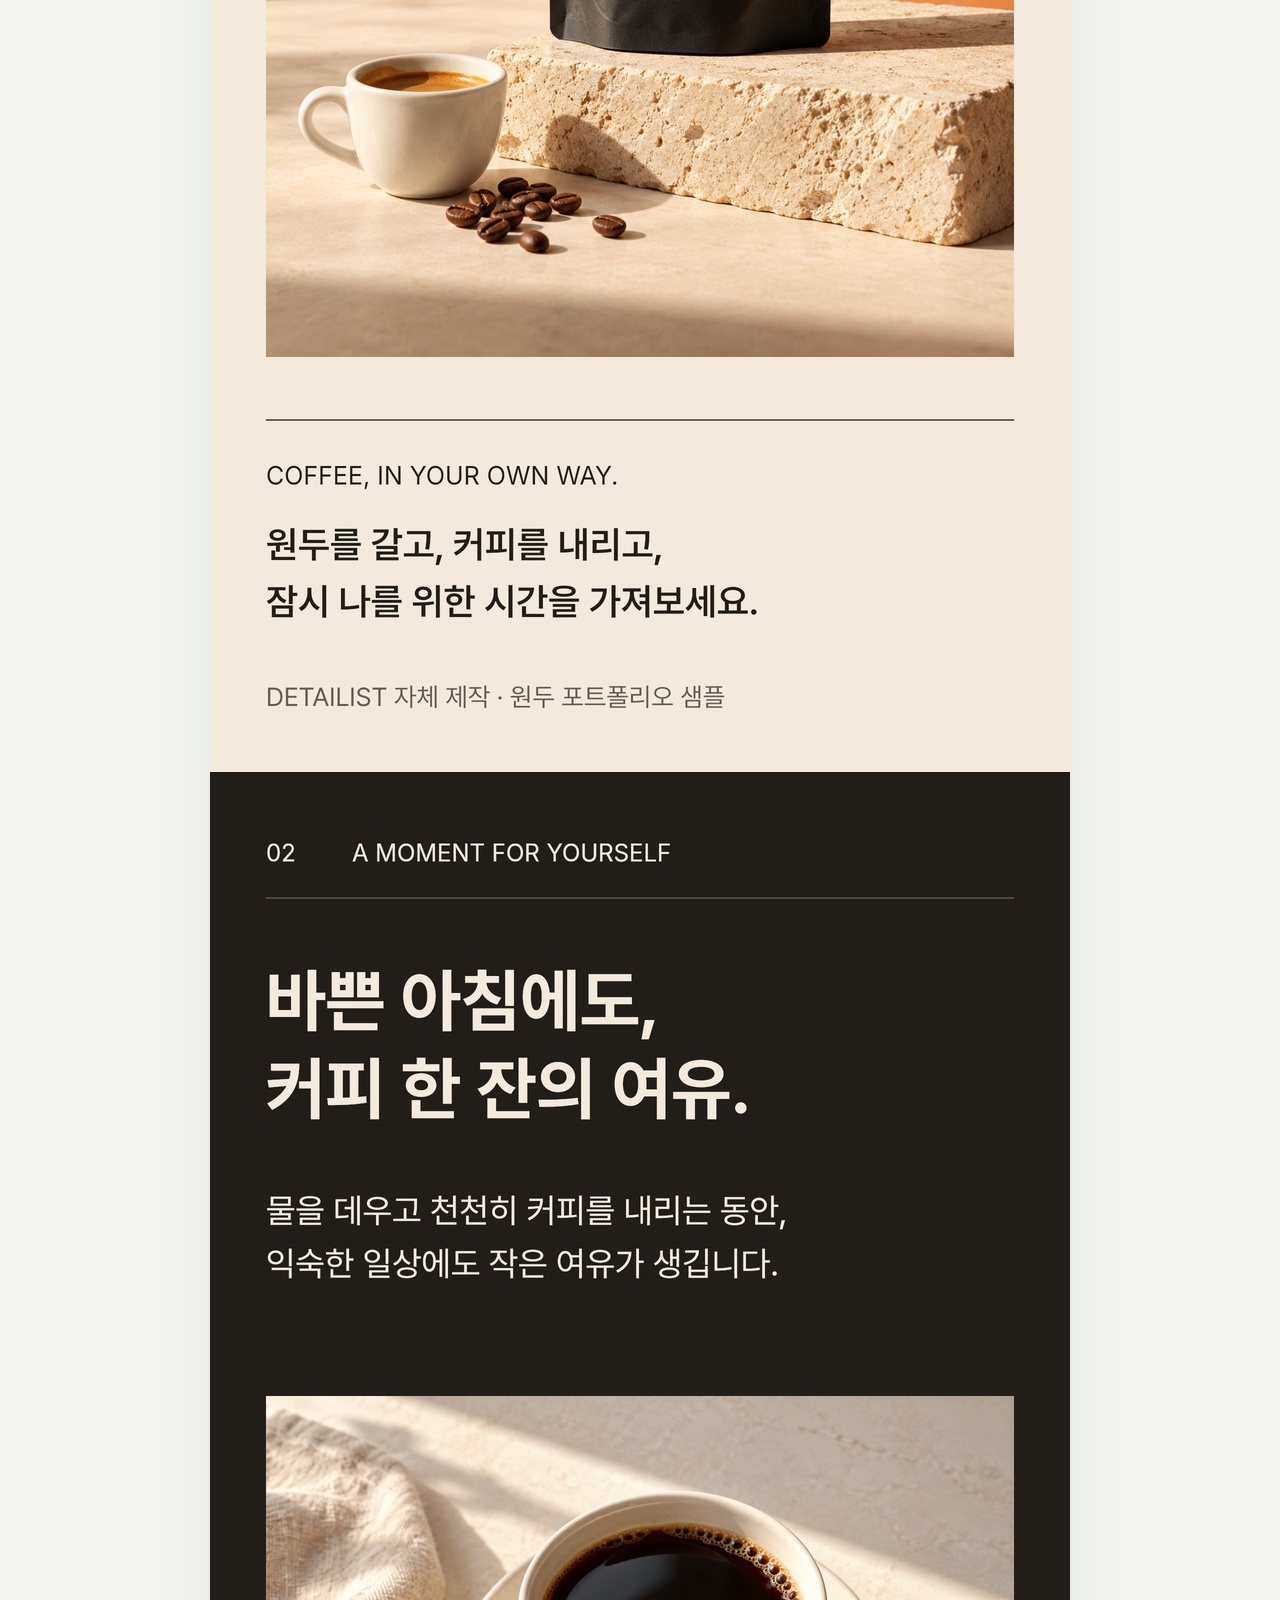
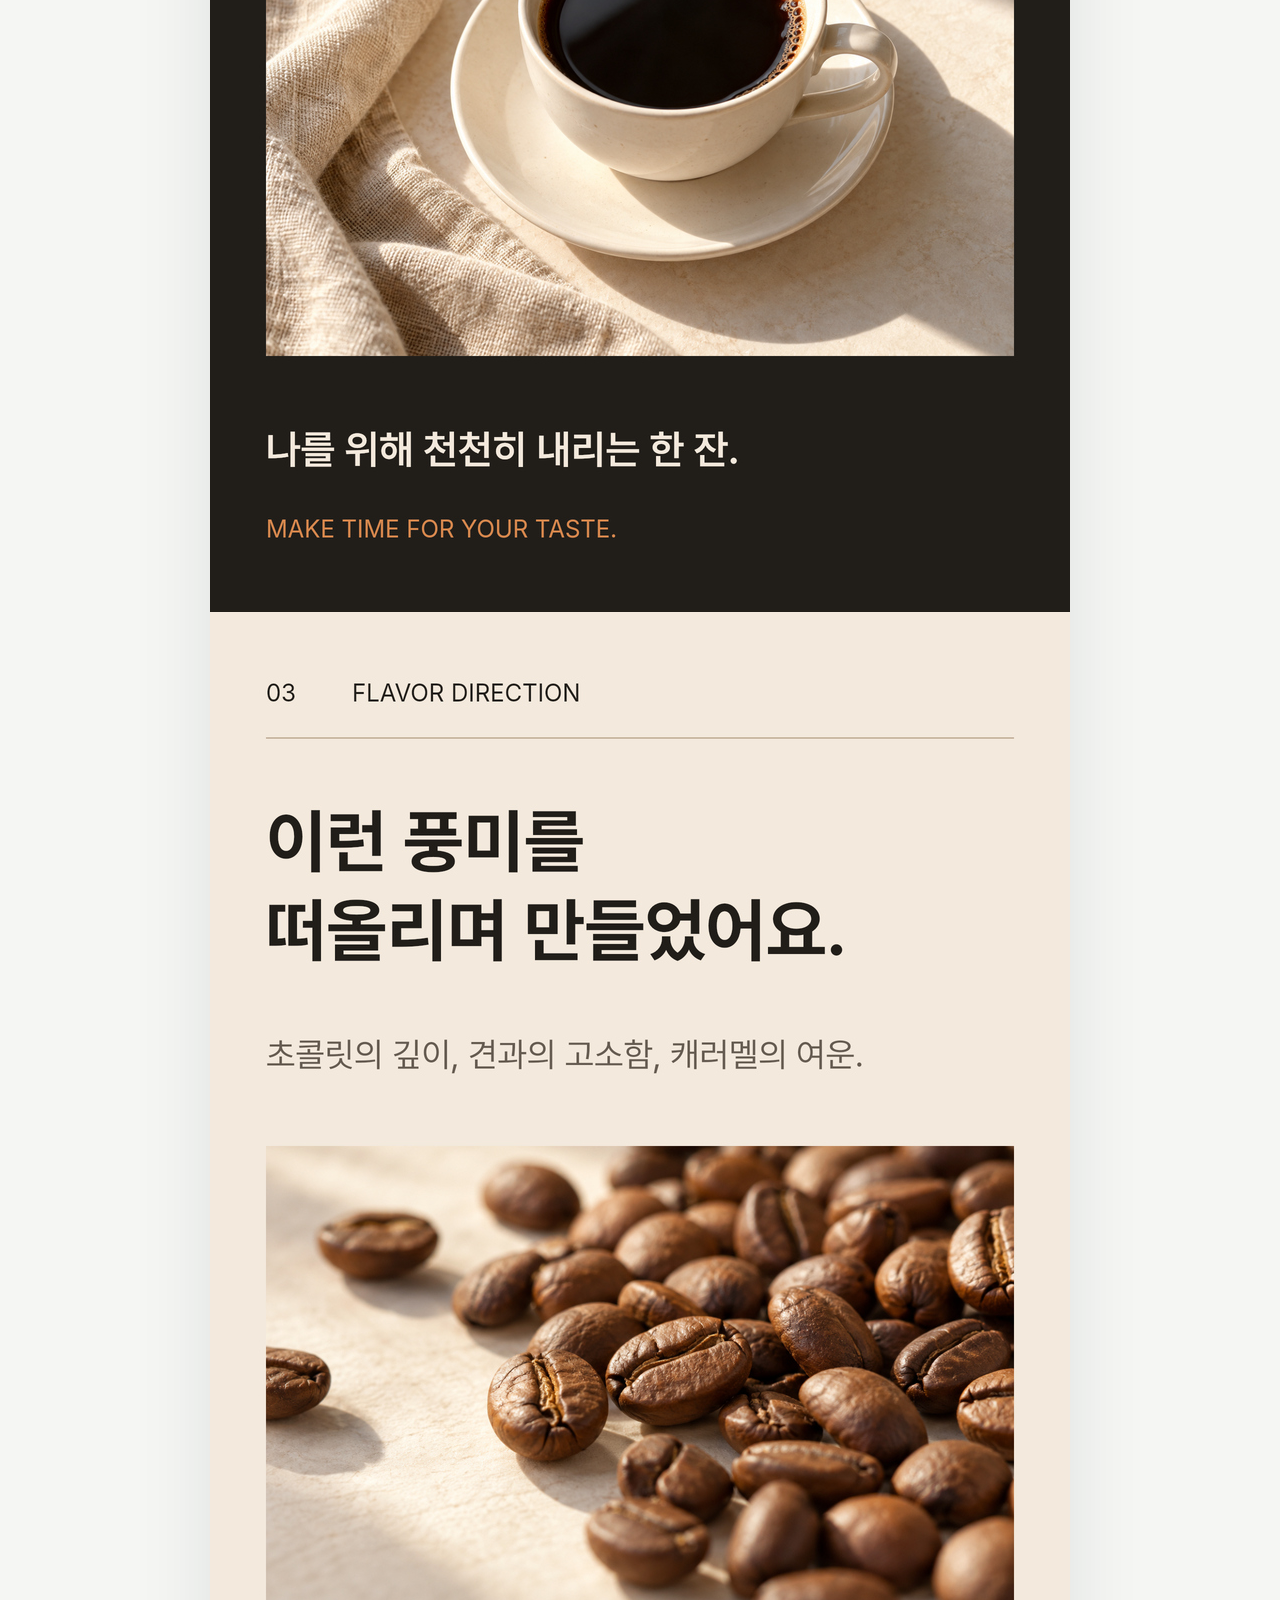
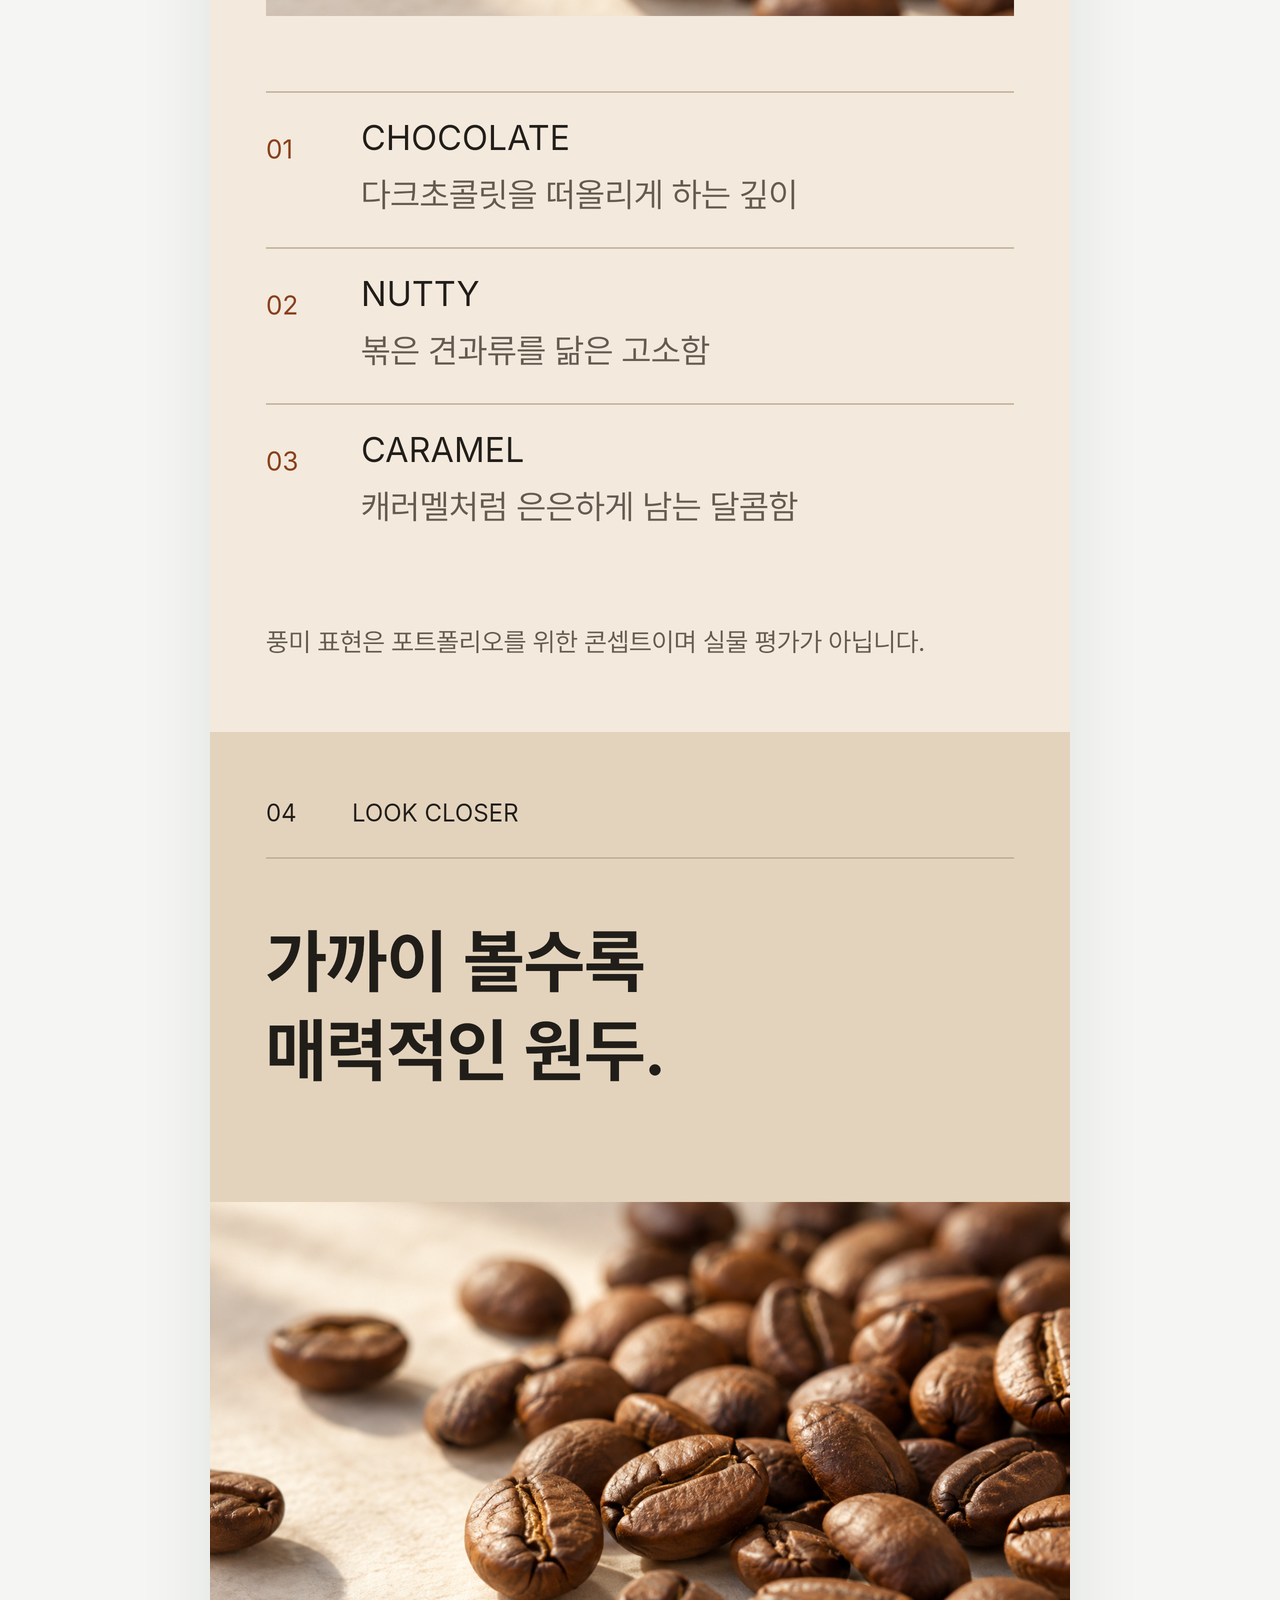
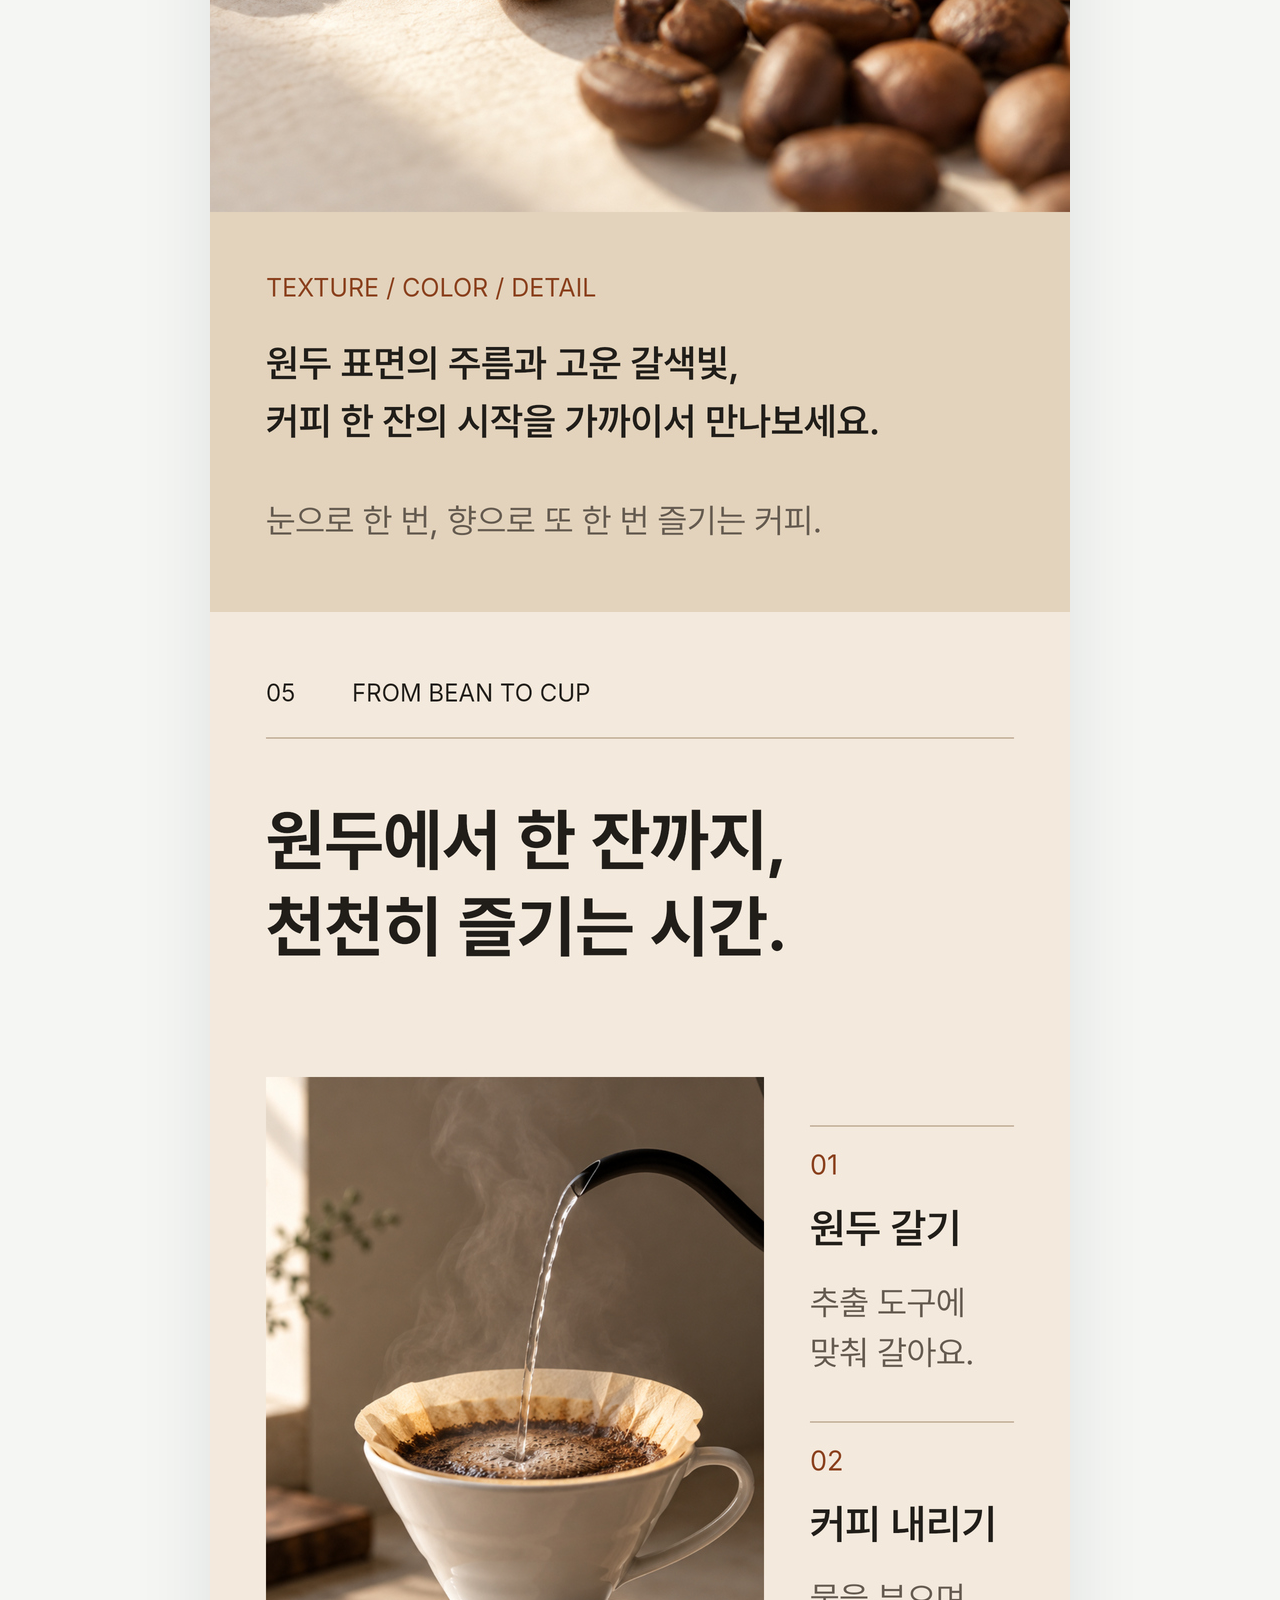
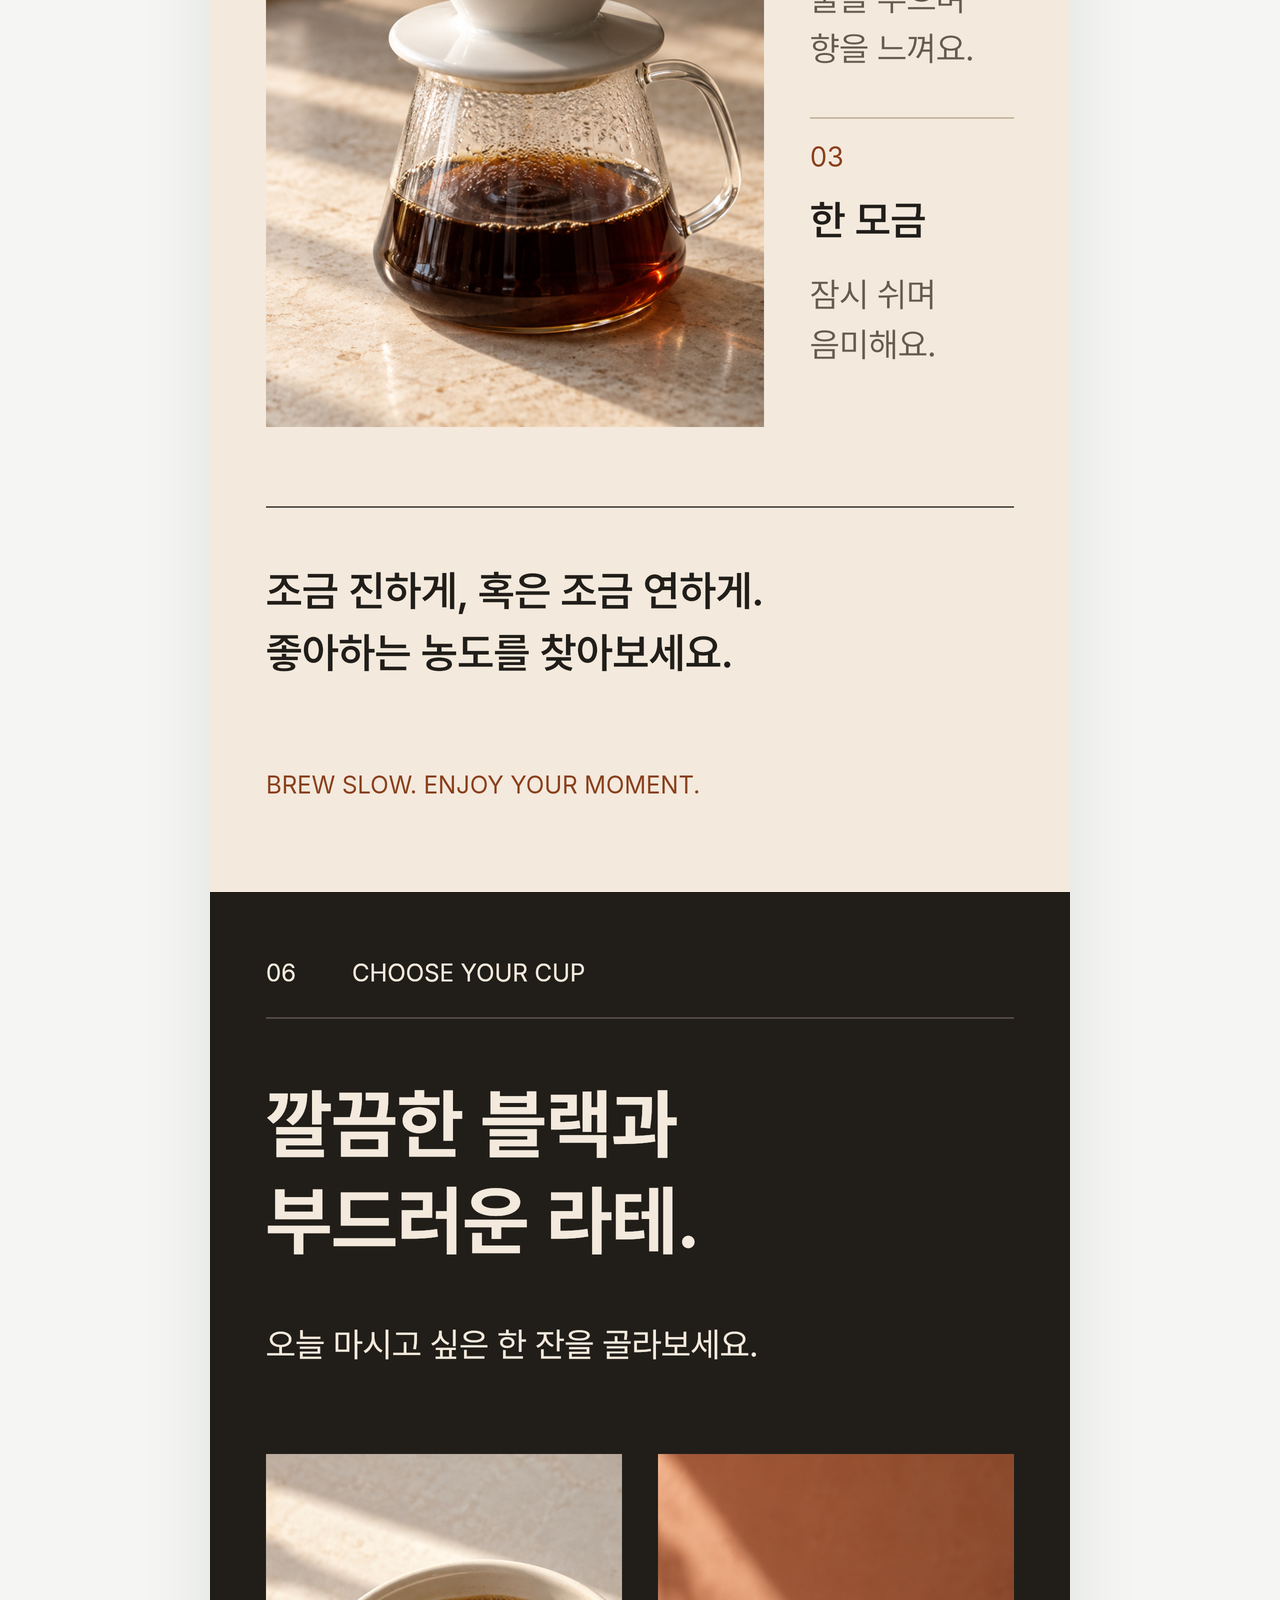
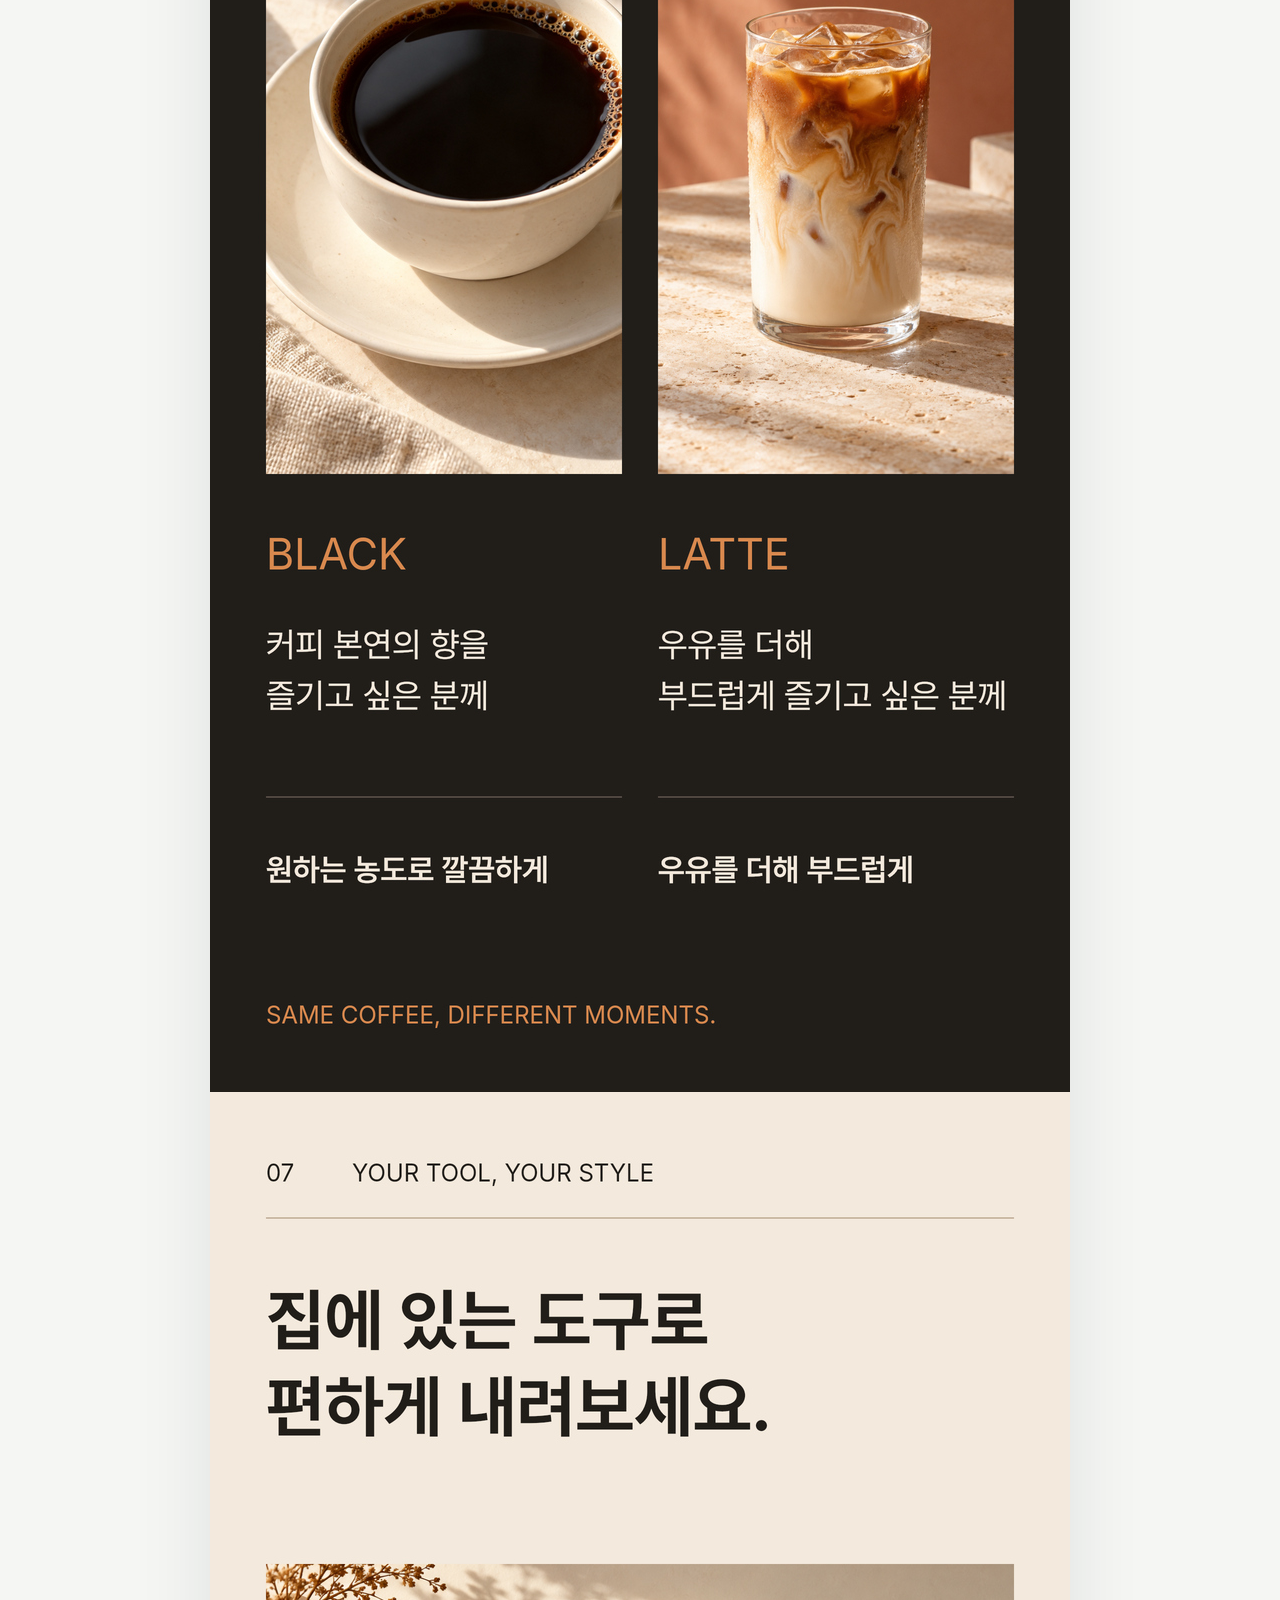
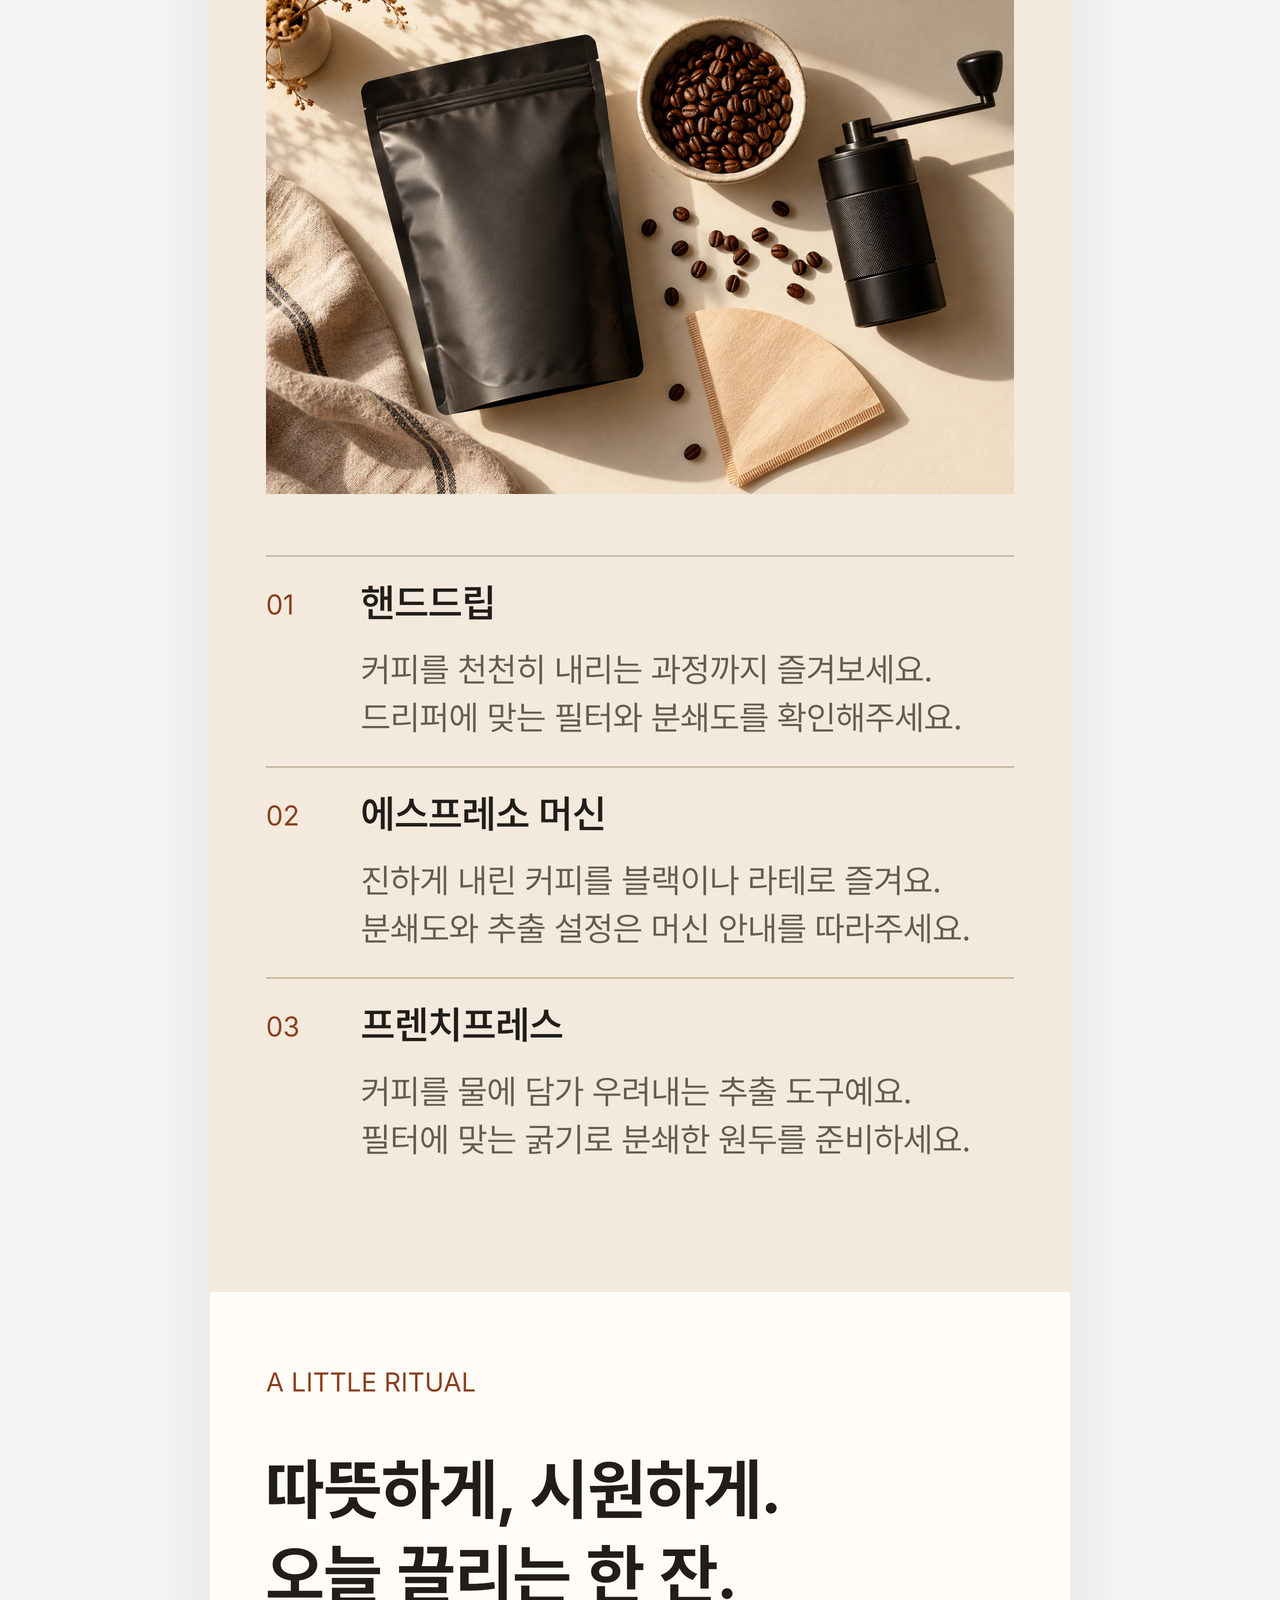
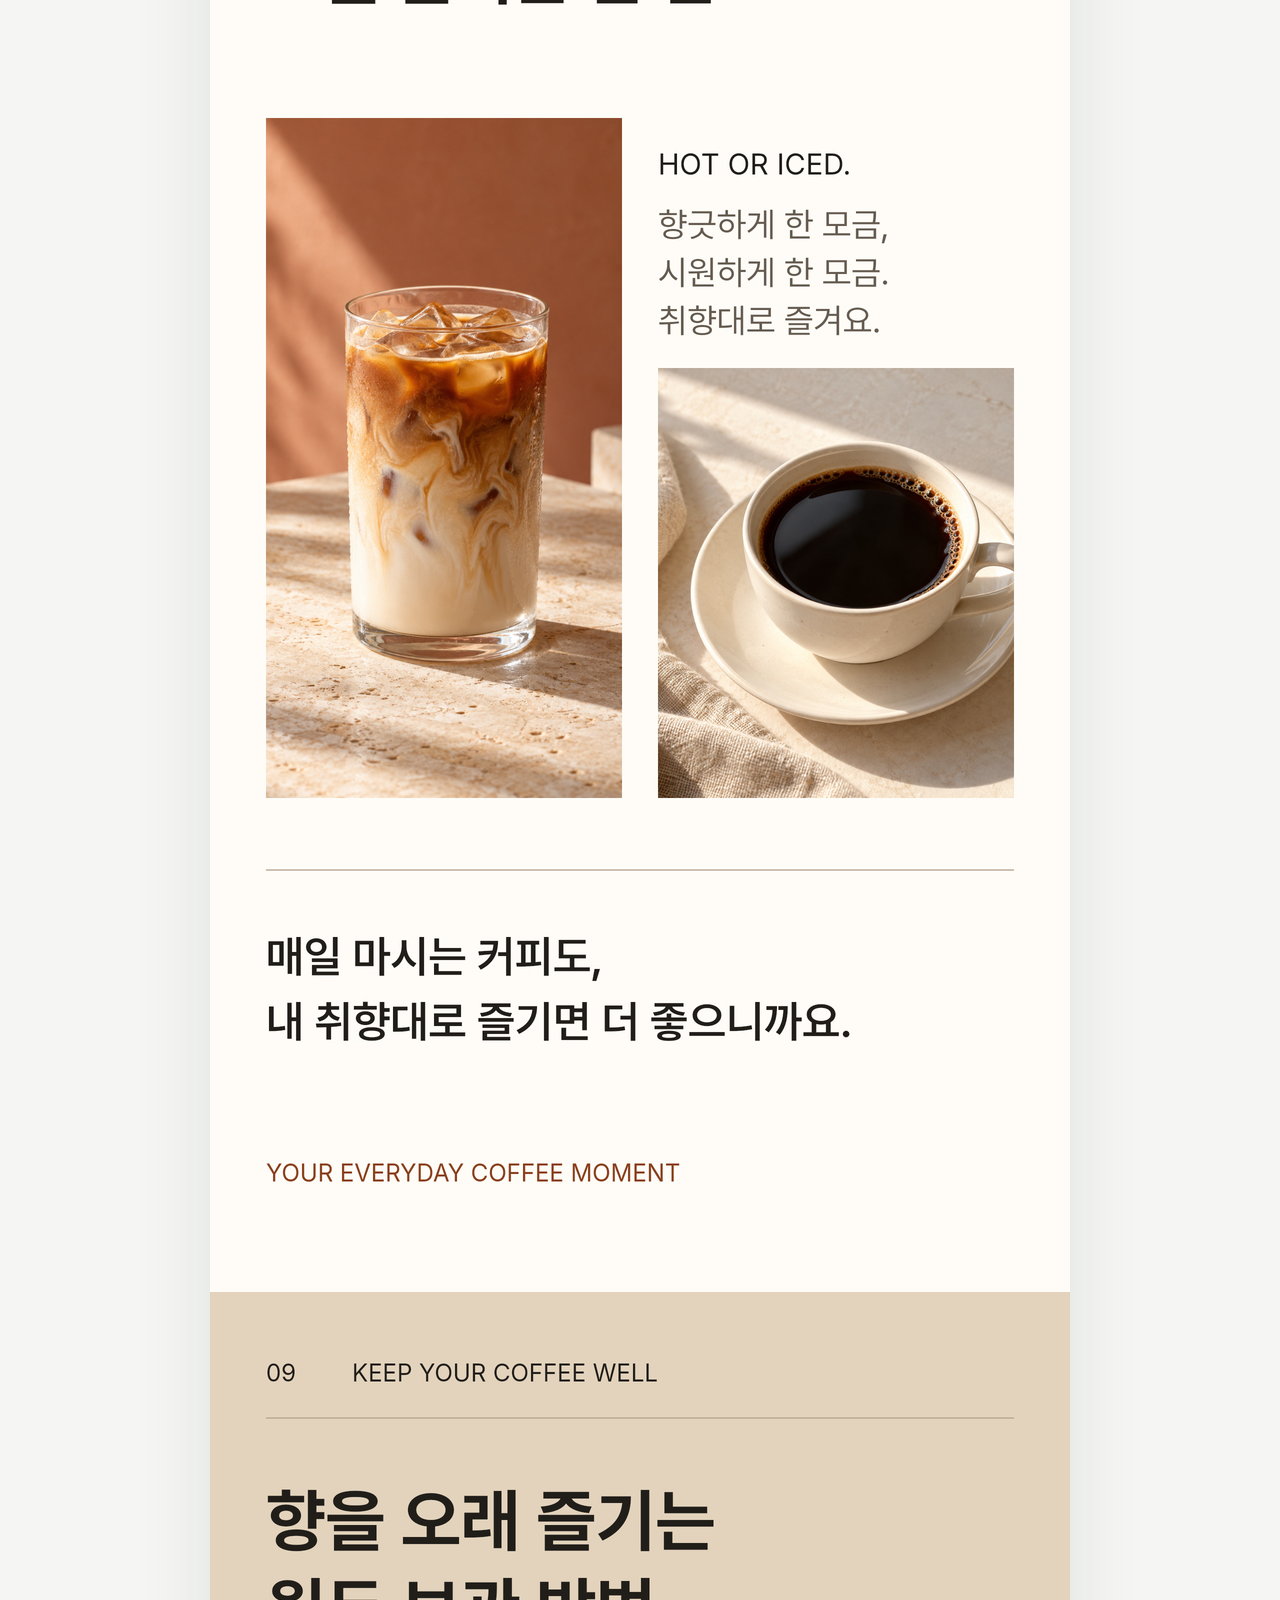
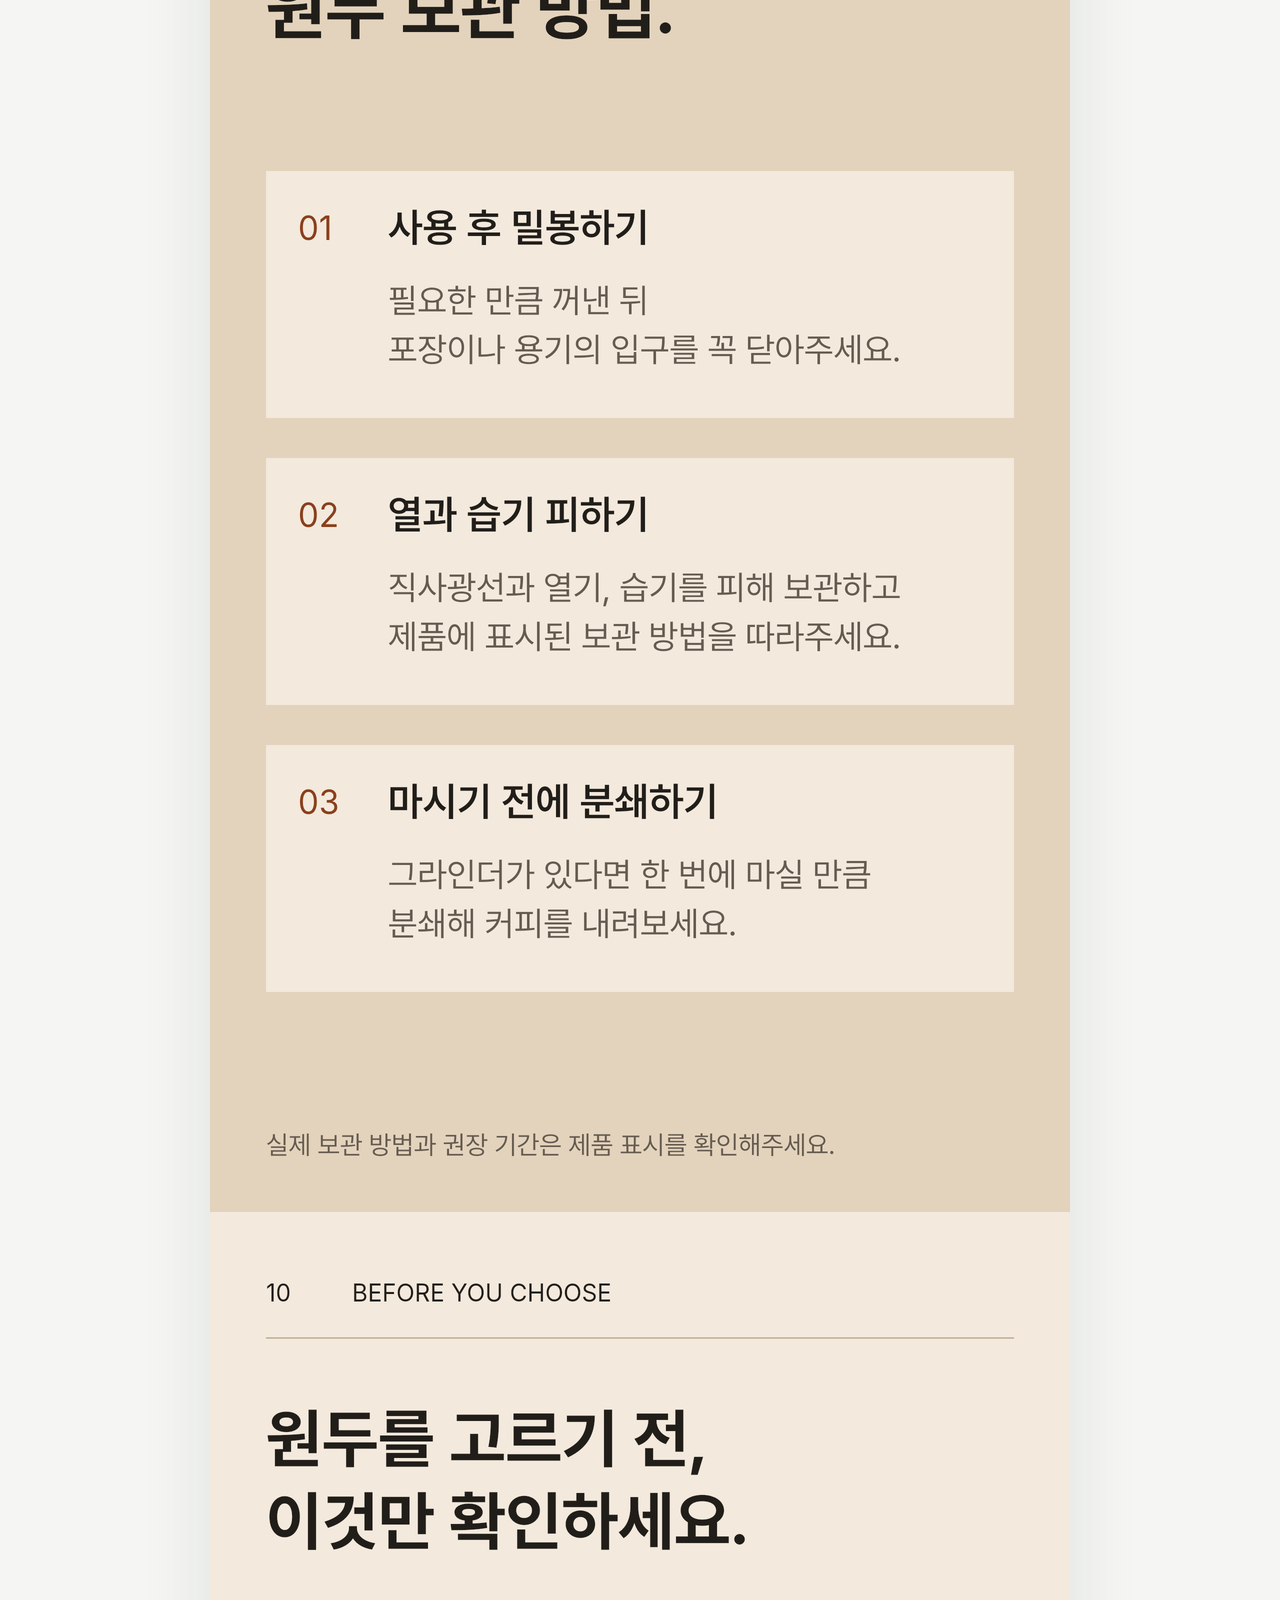
<file: coffee.html>
<!doctype html>
<html lang="ko"><head><meta charset="utf-8"><meta name="viewport" content="width=device-width,initial-scale=1"><title>ROAST &amp; RITUAL 원두 | DETAILIST 포트폴리오</title><meta name="description" content="DETAILIST의 새로운 원두 상세페이지 자체 제작 샘플. 풍미 콘셉트, 블랙·라테 취향 가이드, 추출·보관 안내와 Q&amp;A를 담았습니다."><link rel="icon" href="favicon.svg" type="image/svg+xml"><link rel="stylesheet" href="styles.css?v=20261016-detailist1"></head>
<body><a class="skip-link" href="#main">본문으로 건너뛰기</a><header class="site-header"><div class="shell"><a class="wordmark" href="./" aria-label="DETAILIST 포트폴리오 홈">DETAILIST</a><span class="header-note">PORTFOLIO / FOOD &amp; DRINK</span></div></header>
<main class="shell" id="main"><nav class="detail-nav" aria-label="돌아가기"><a class="back-link" href="./">← 전체 포트폴리오 보기</a></nav>
<section class="project-intro"><div><span class="eyebrow">02 / 식품·음료 · 원두</span><h1 class="project-title--wide">ROAST &amp; RITUAL</h1></div><p>풍미 콘셉트에서 블랙·라테 취향 가이드, 추출·보관 안내와 Q&amp;A까지 담아낸 원두 상세페이지 샘플입니다.</p></section>
<div class="project-meta"><span>DETAILIST 자체 제작 포트폴리오</span><span>12 SECTIONS · 원두 콘셉트 샘플</span></div>
<div class="project-stage"><img class="project-image" src="coffee-detail-v02.jpg" alt="DETAILIST Roast &amp; Ritual 원두 상세페이지 보완본. 자연스럽게 다듬은 소개 문구, 풍미 콘셉트, 블랙·라테 비교, 도구별 가이드, 보관법과 FAQ를 포함한 12개 섹션." width="860" height="20440" decoding="async" fetchpriority="high"></div>
<div class="project-end"><a class="back-link" href="./">← 다른 포트폴리오 보기</a></div></main>
<footer class="footer shell"><div><strong>DETAILIST</strong>기획부터 디자인까지, 상품에 맞는 흐름을 만듭니다.</div><span>자체 제작 포트폴리오 샘플 · 실제 고객 납품 사례나 판매 상품이 아닙니다.</span></footer>
</body></html>
</file>
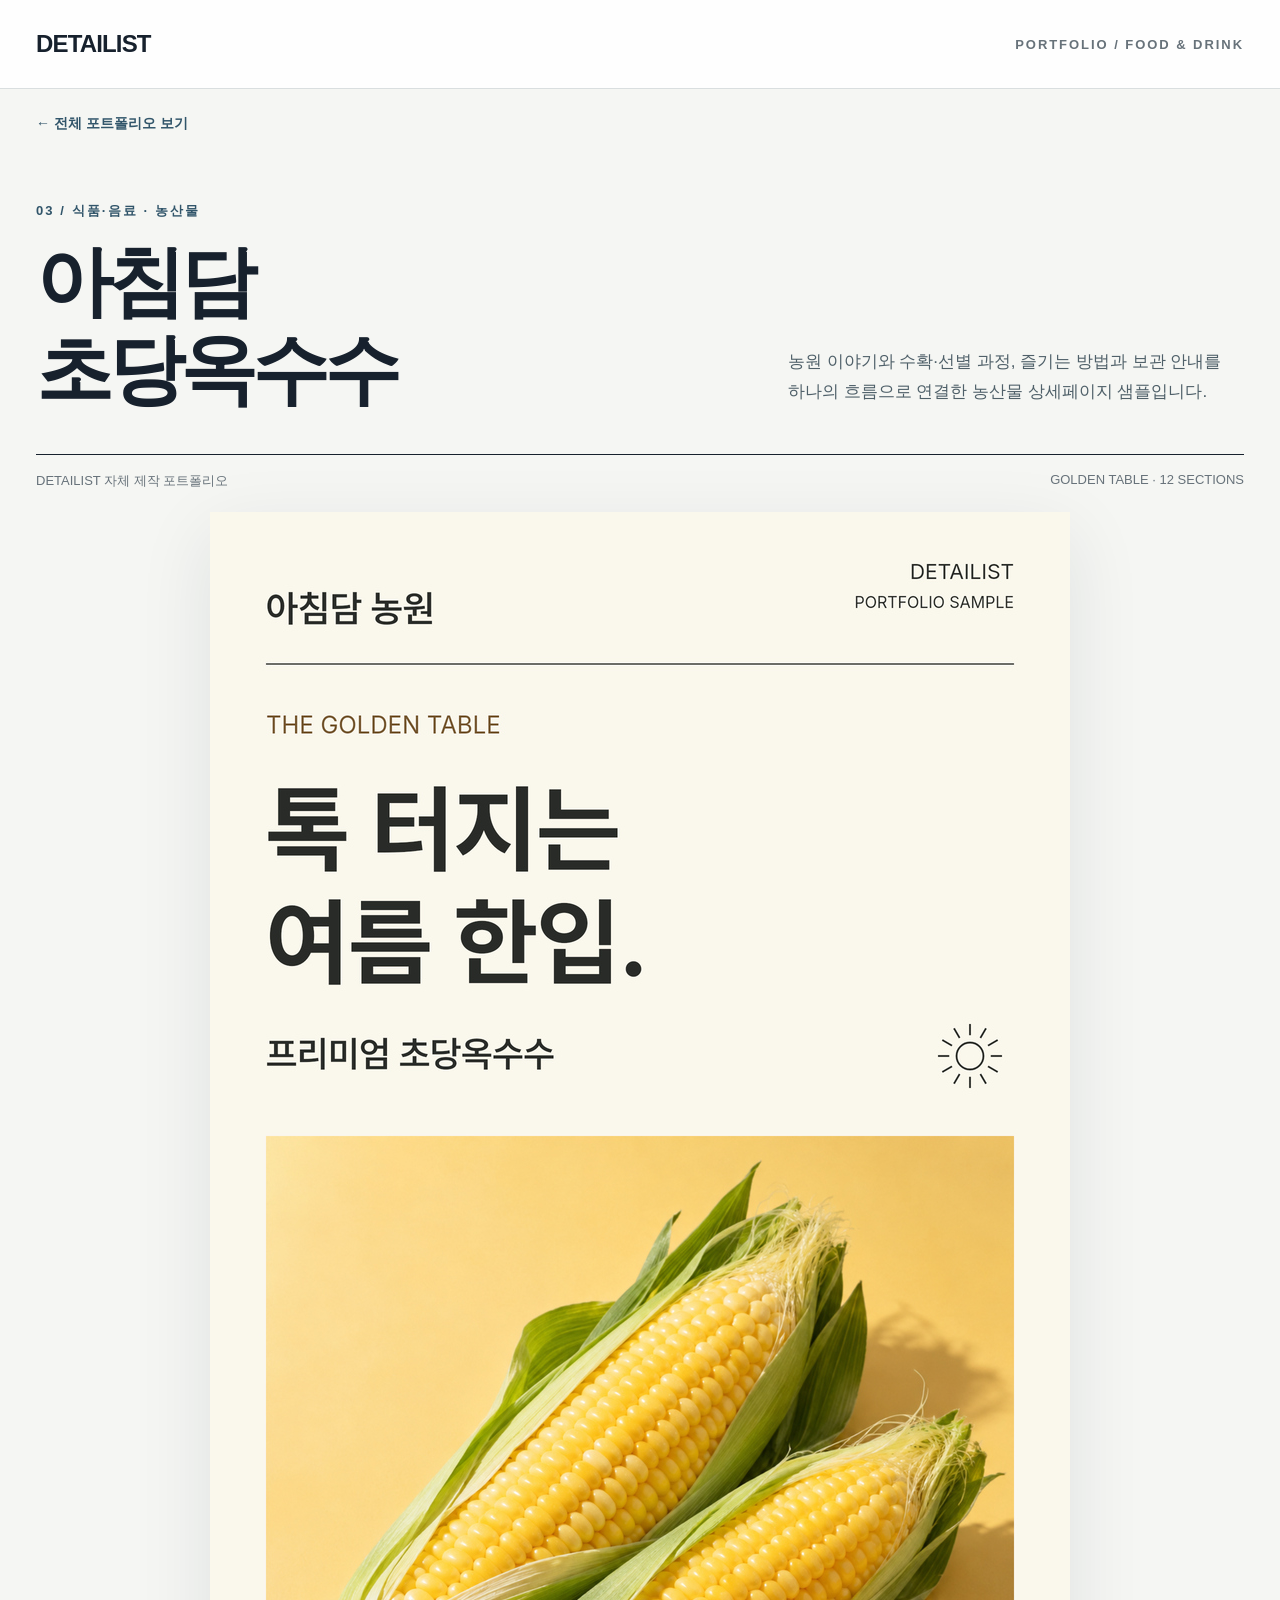
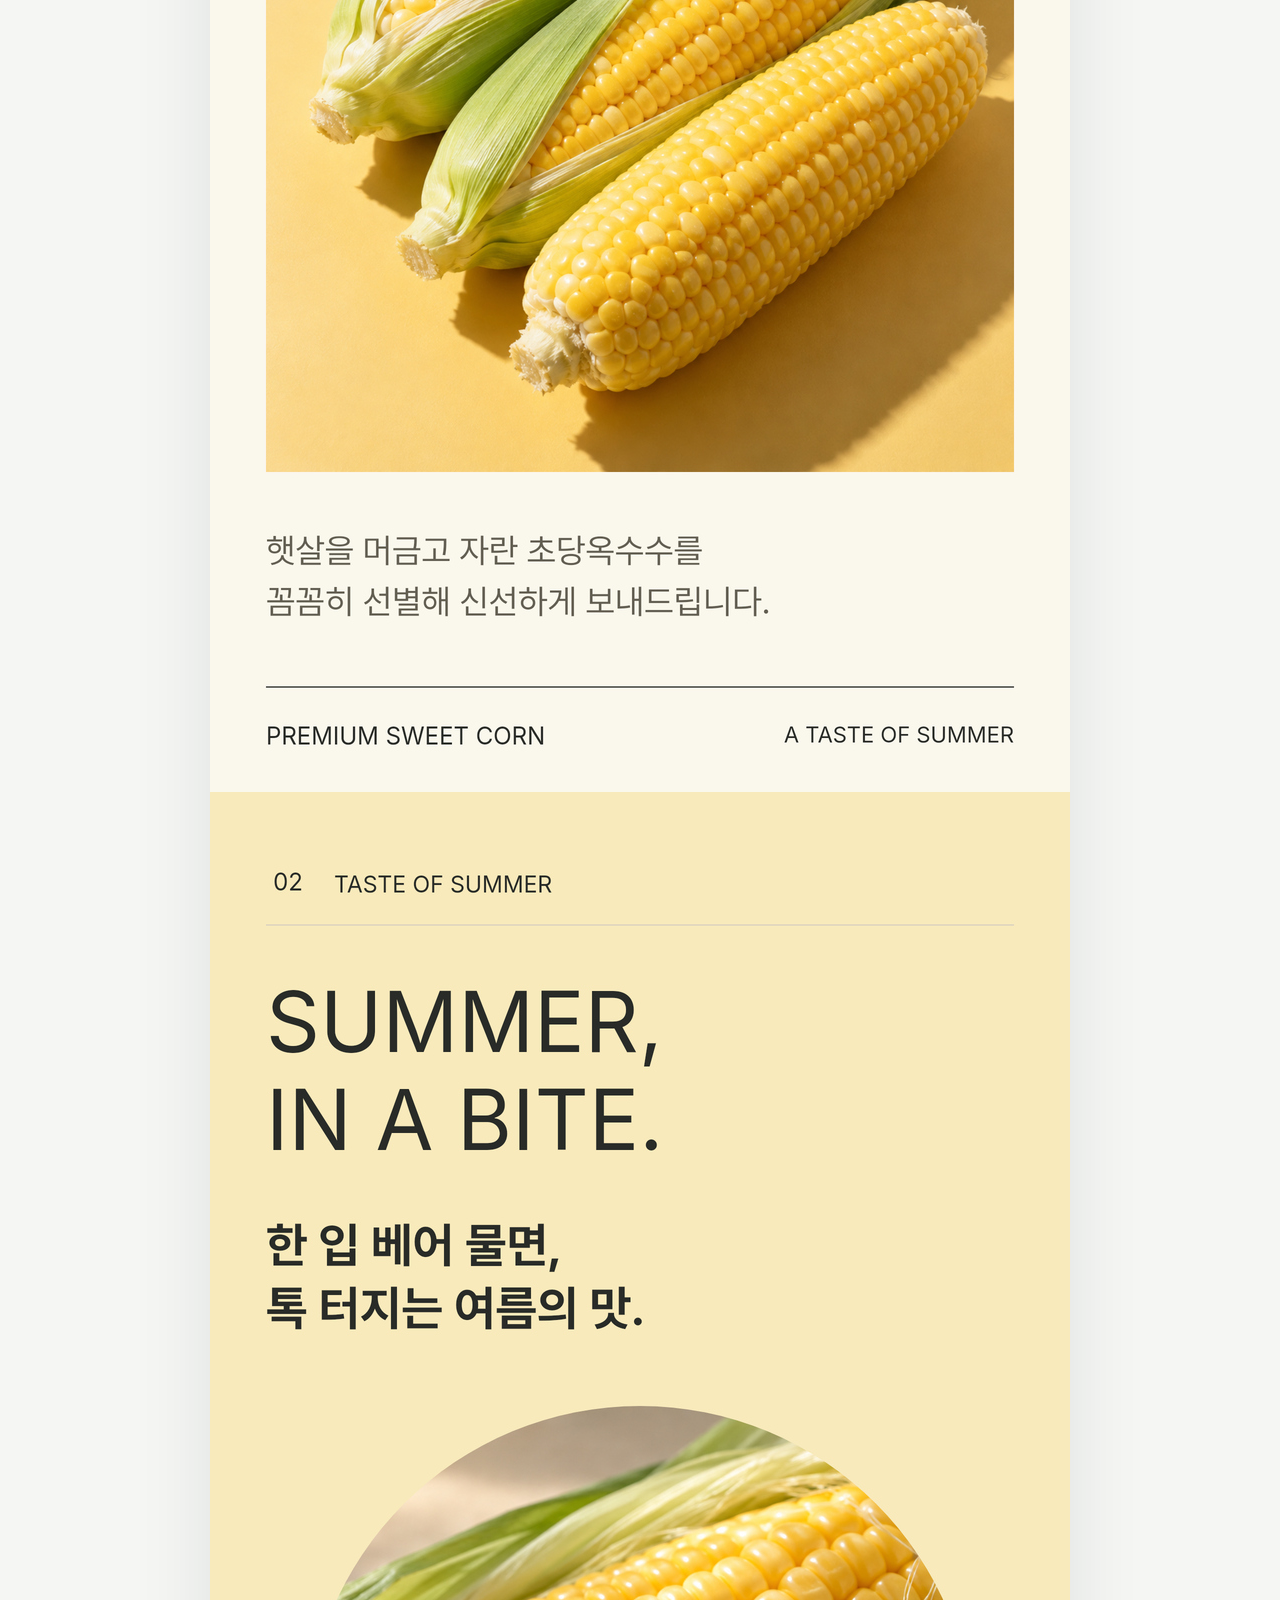
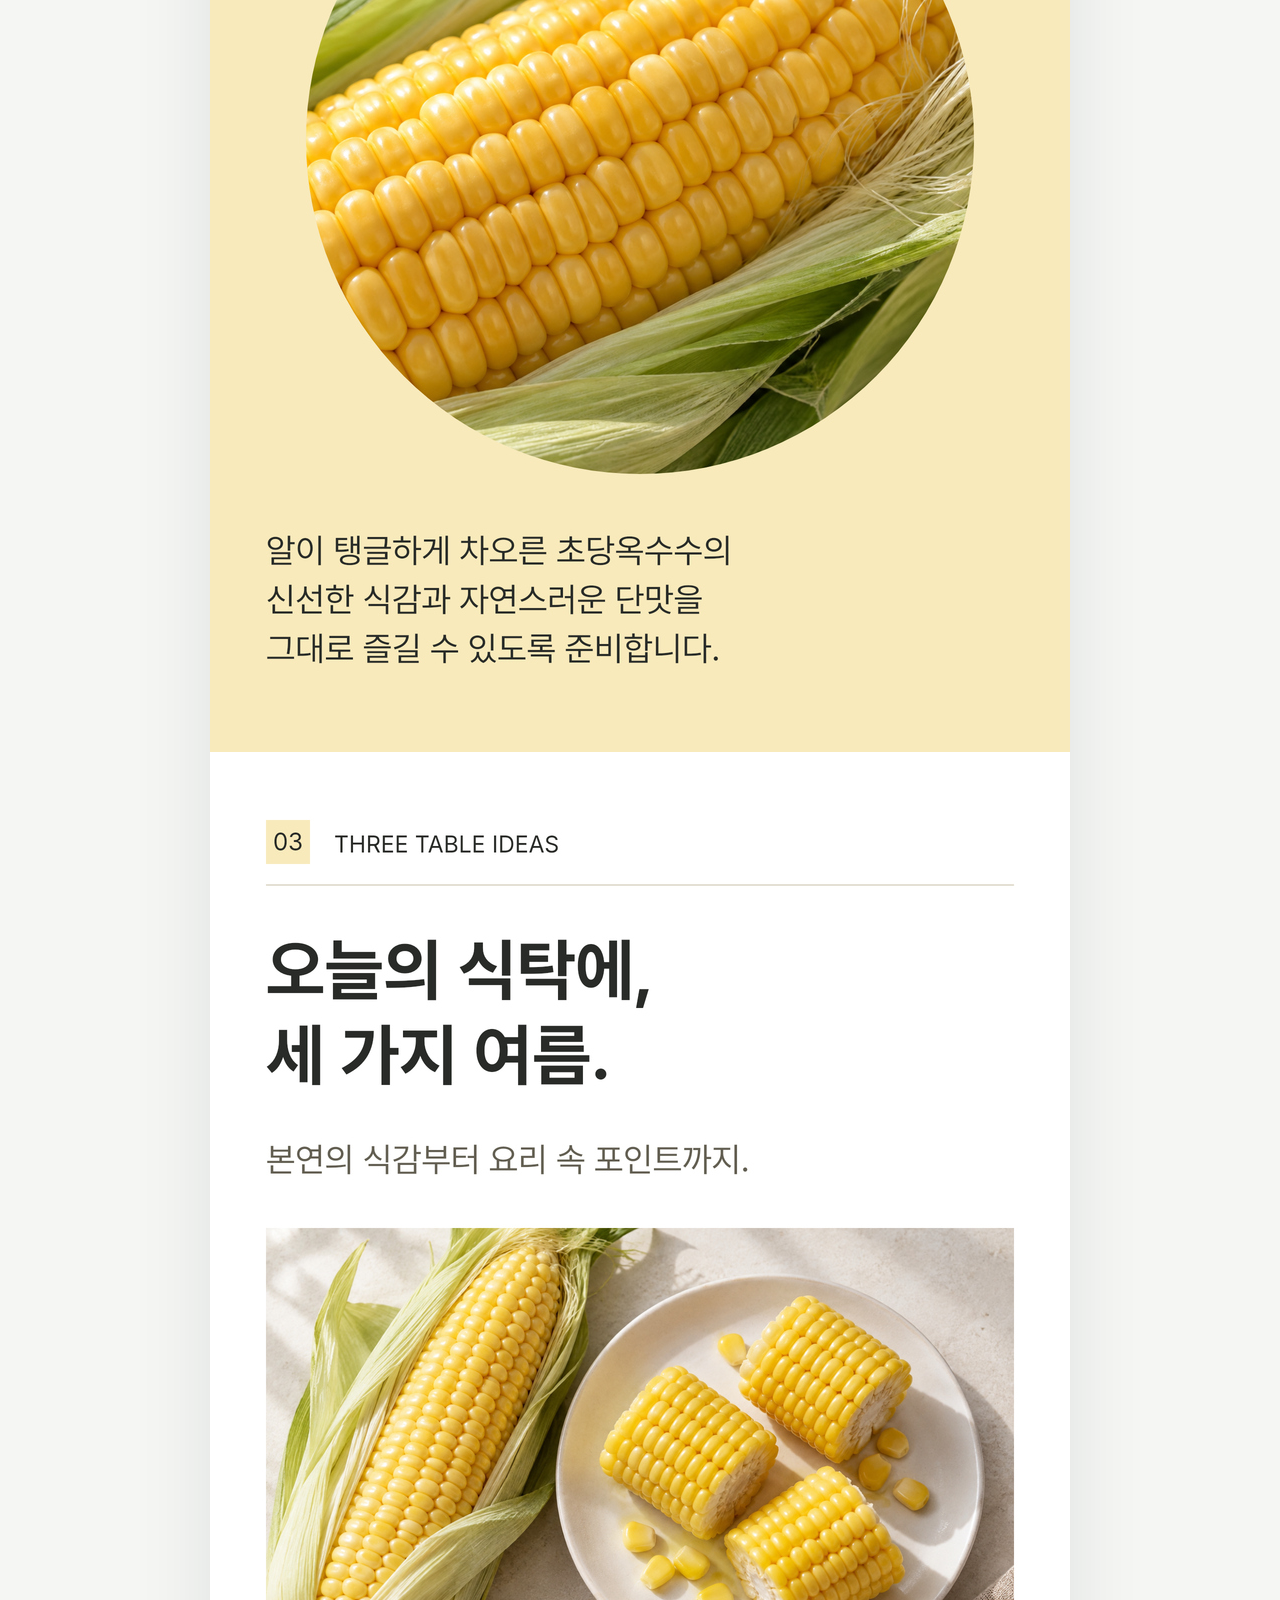
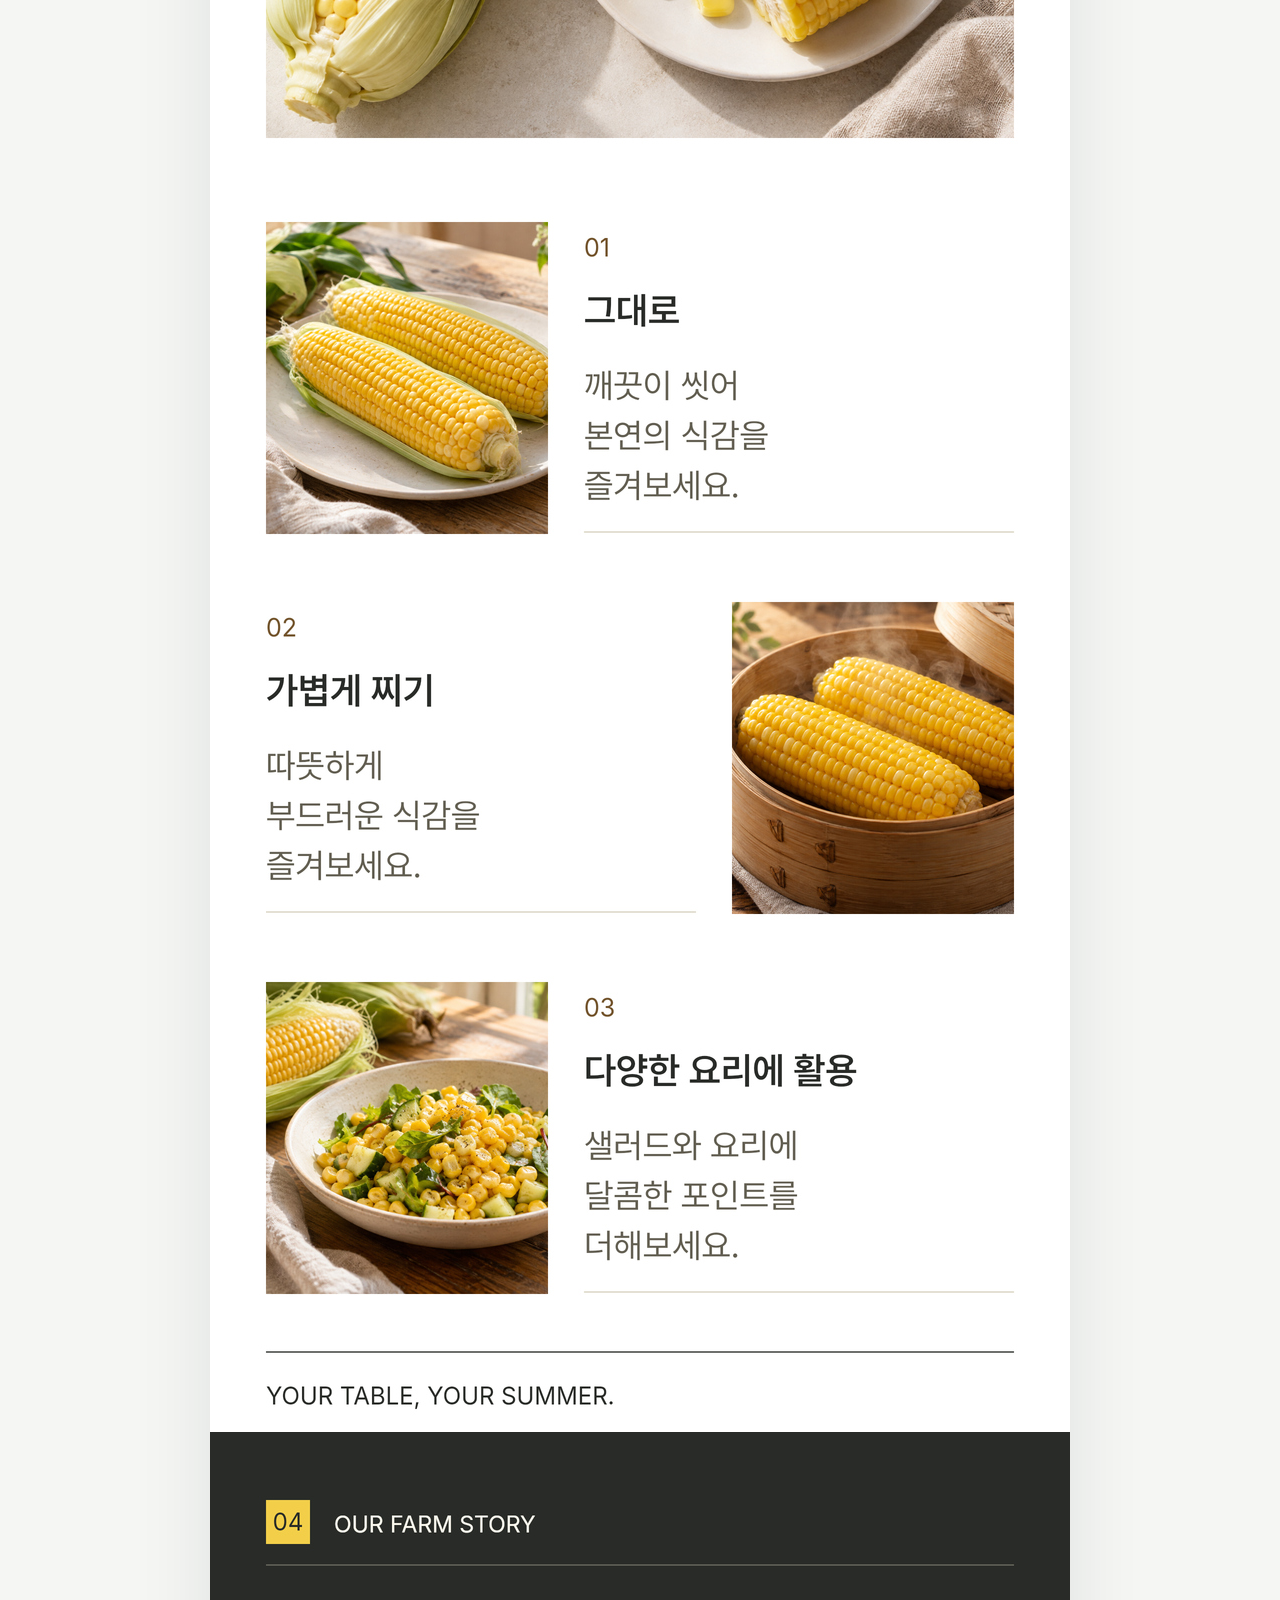
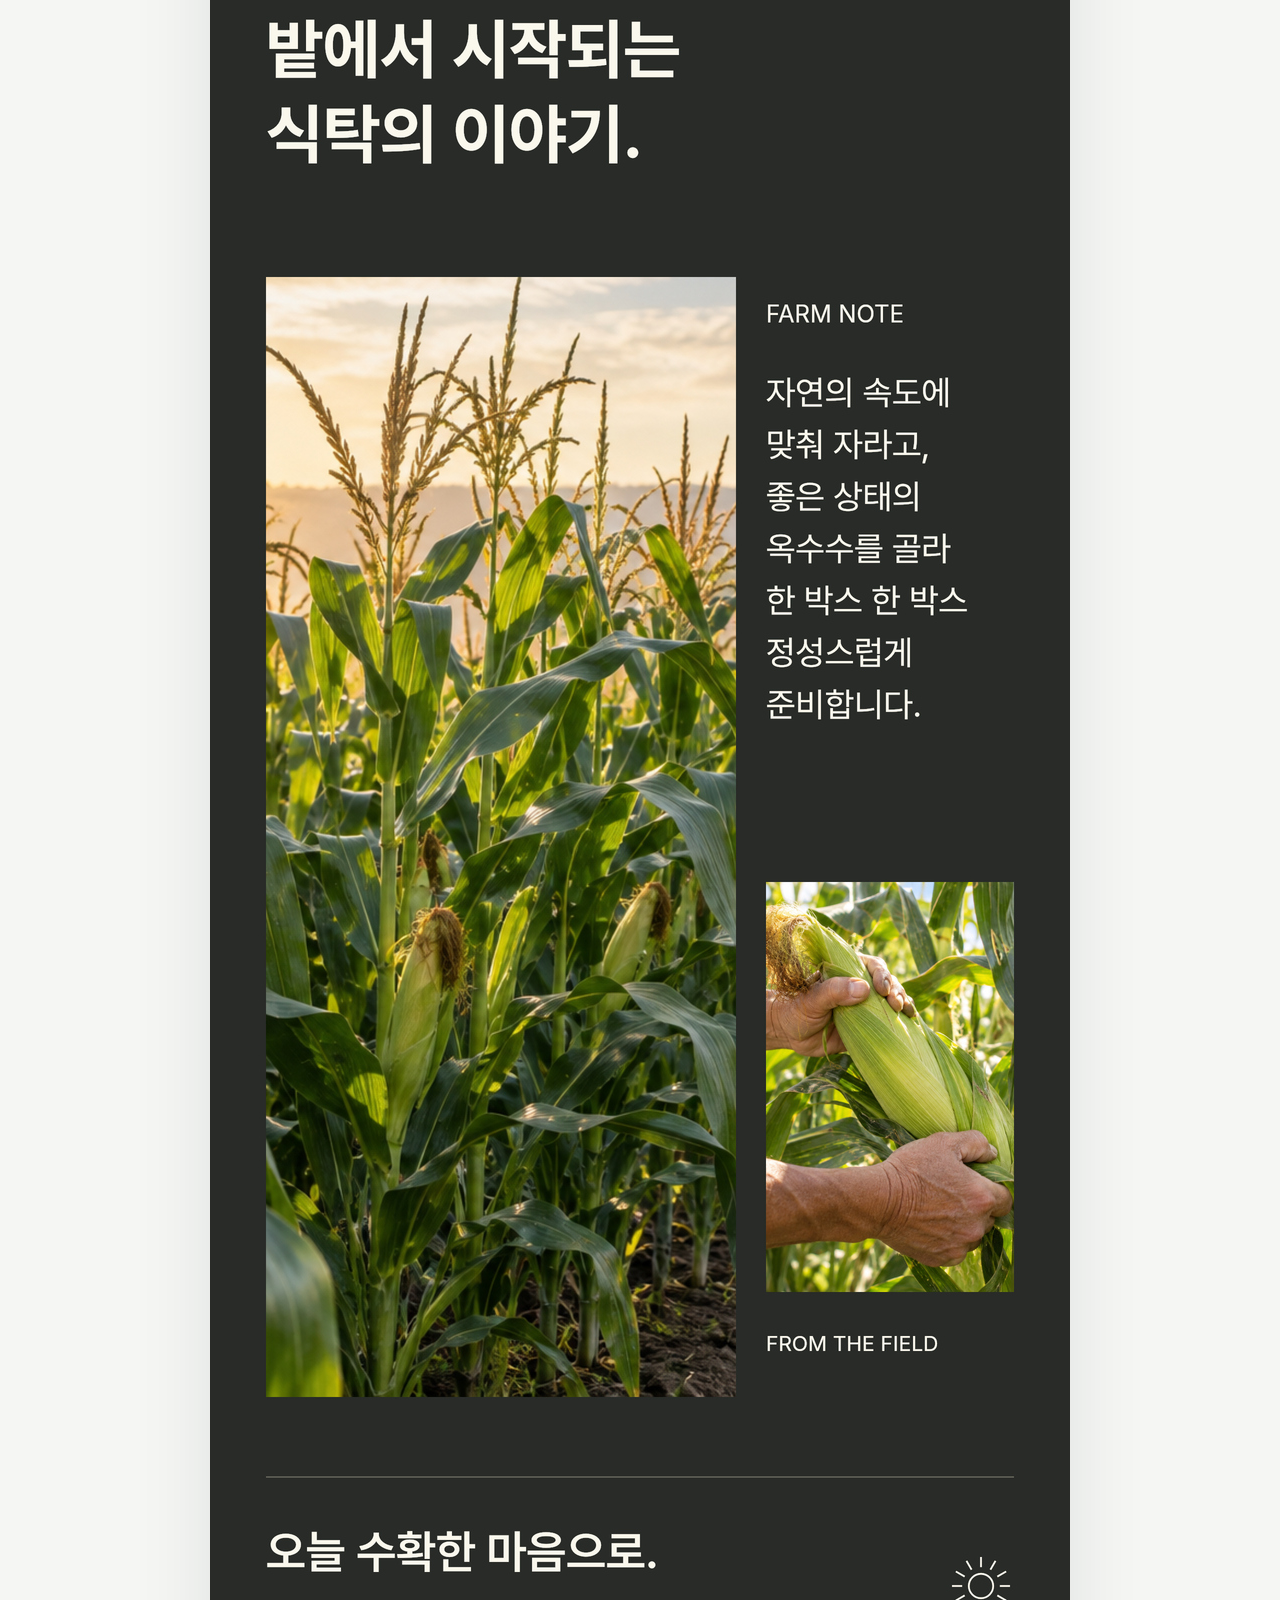
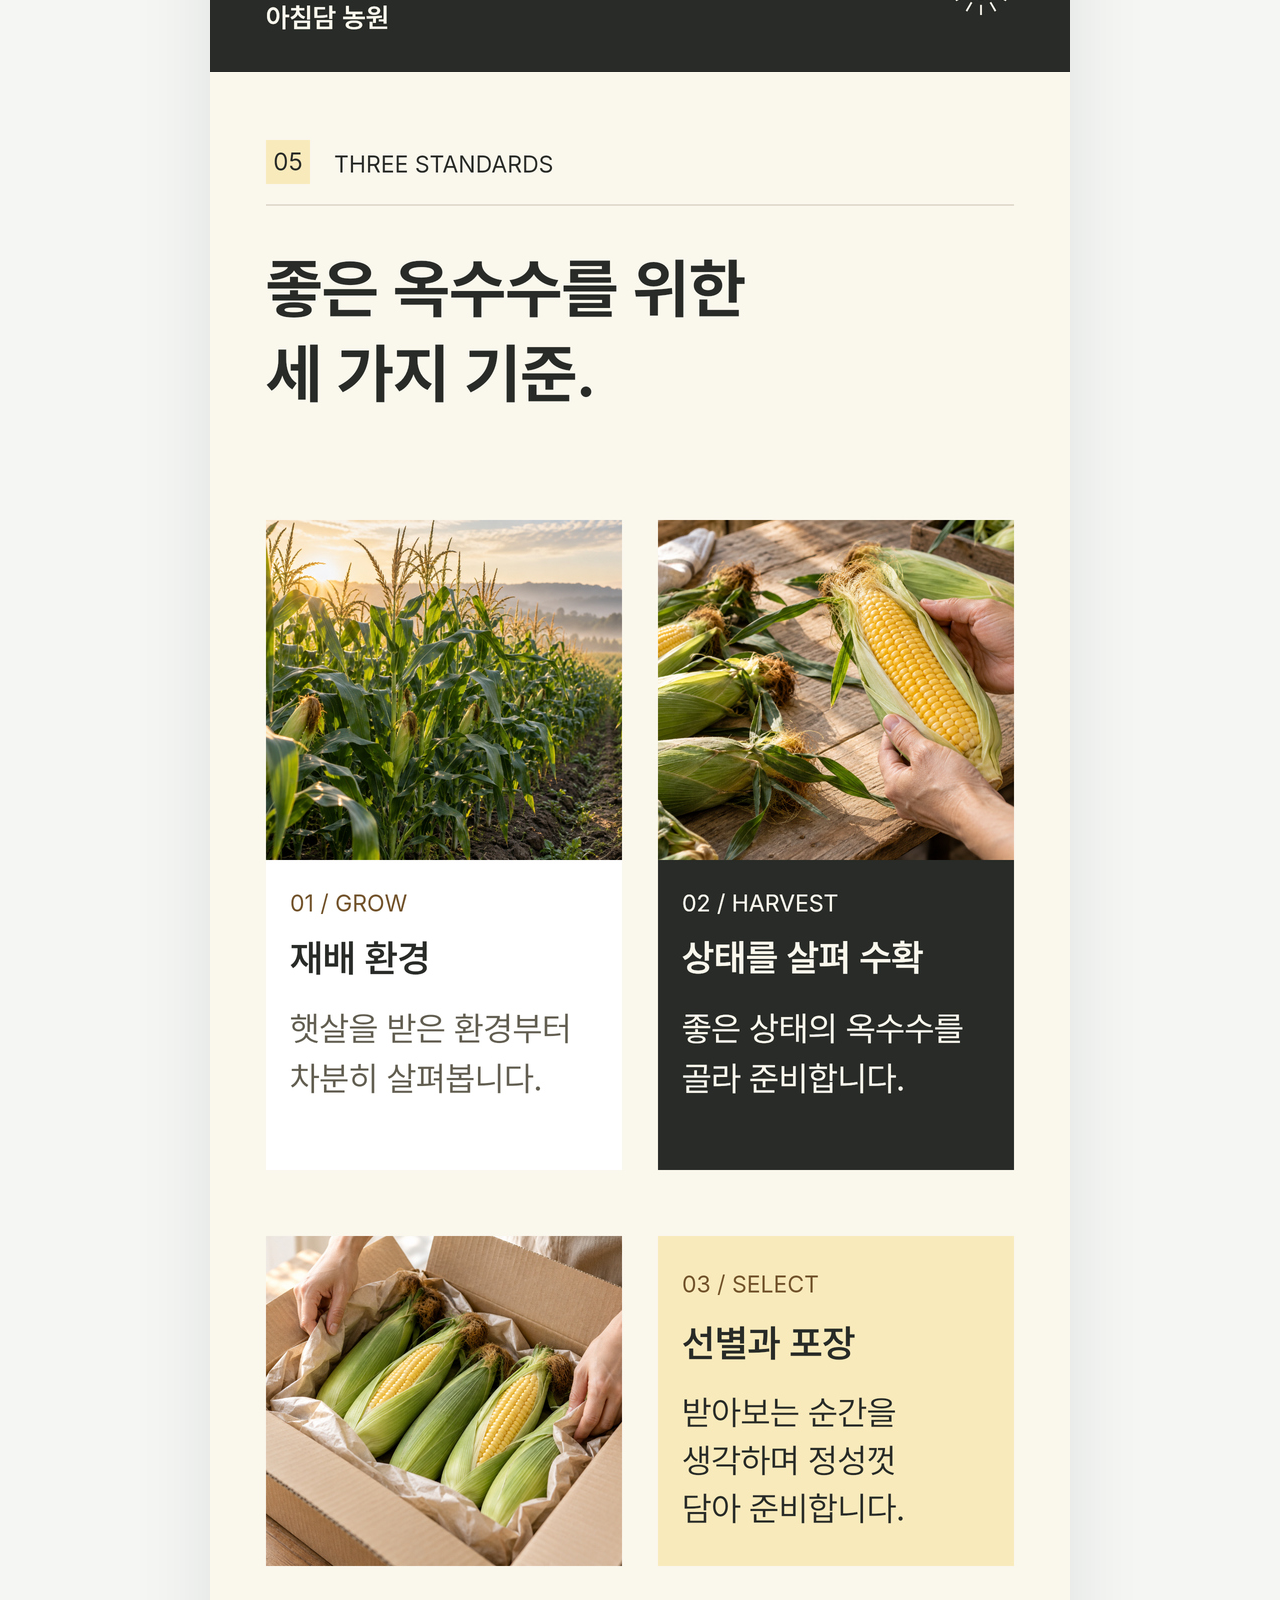
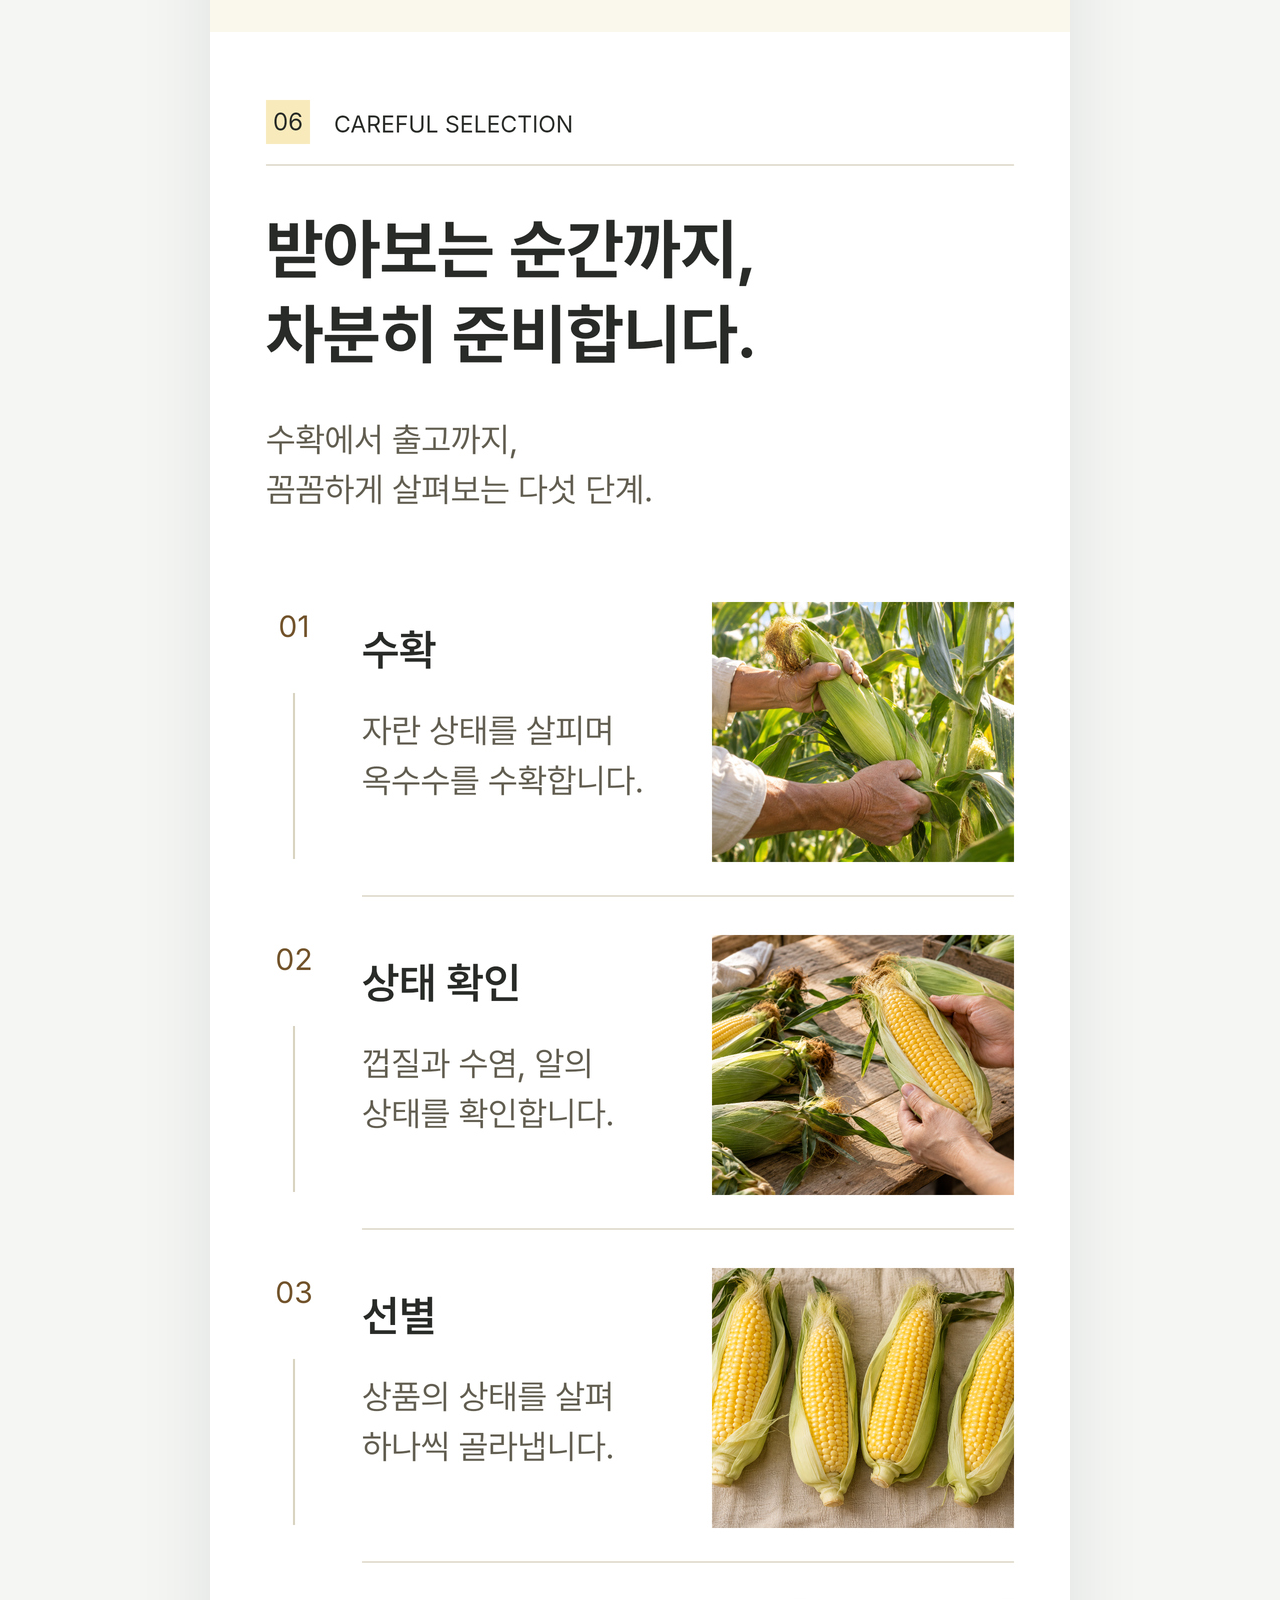
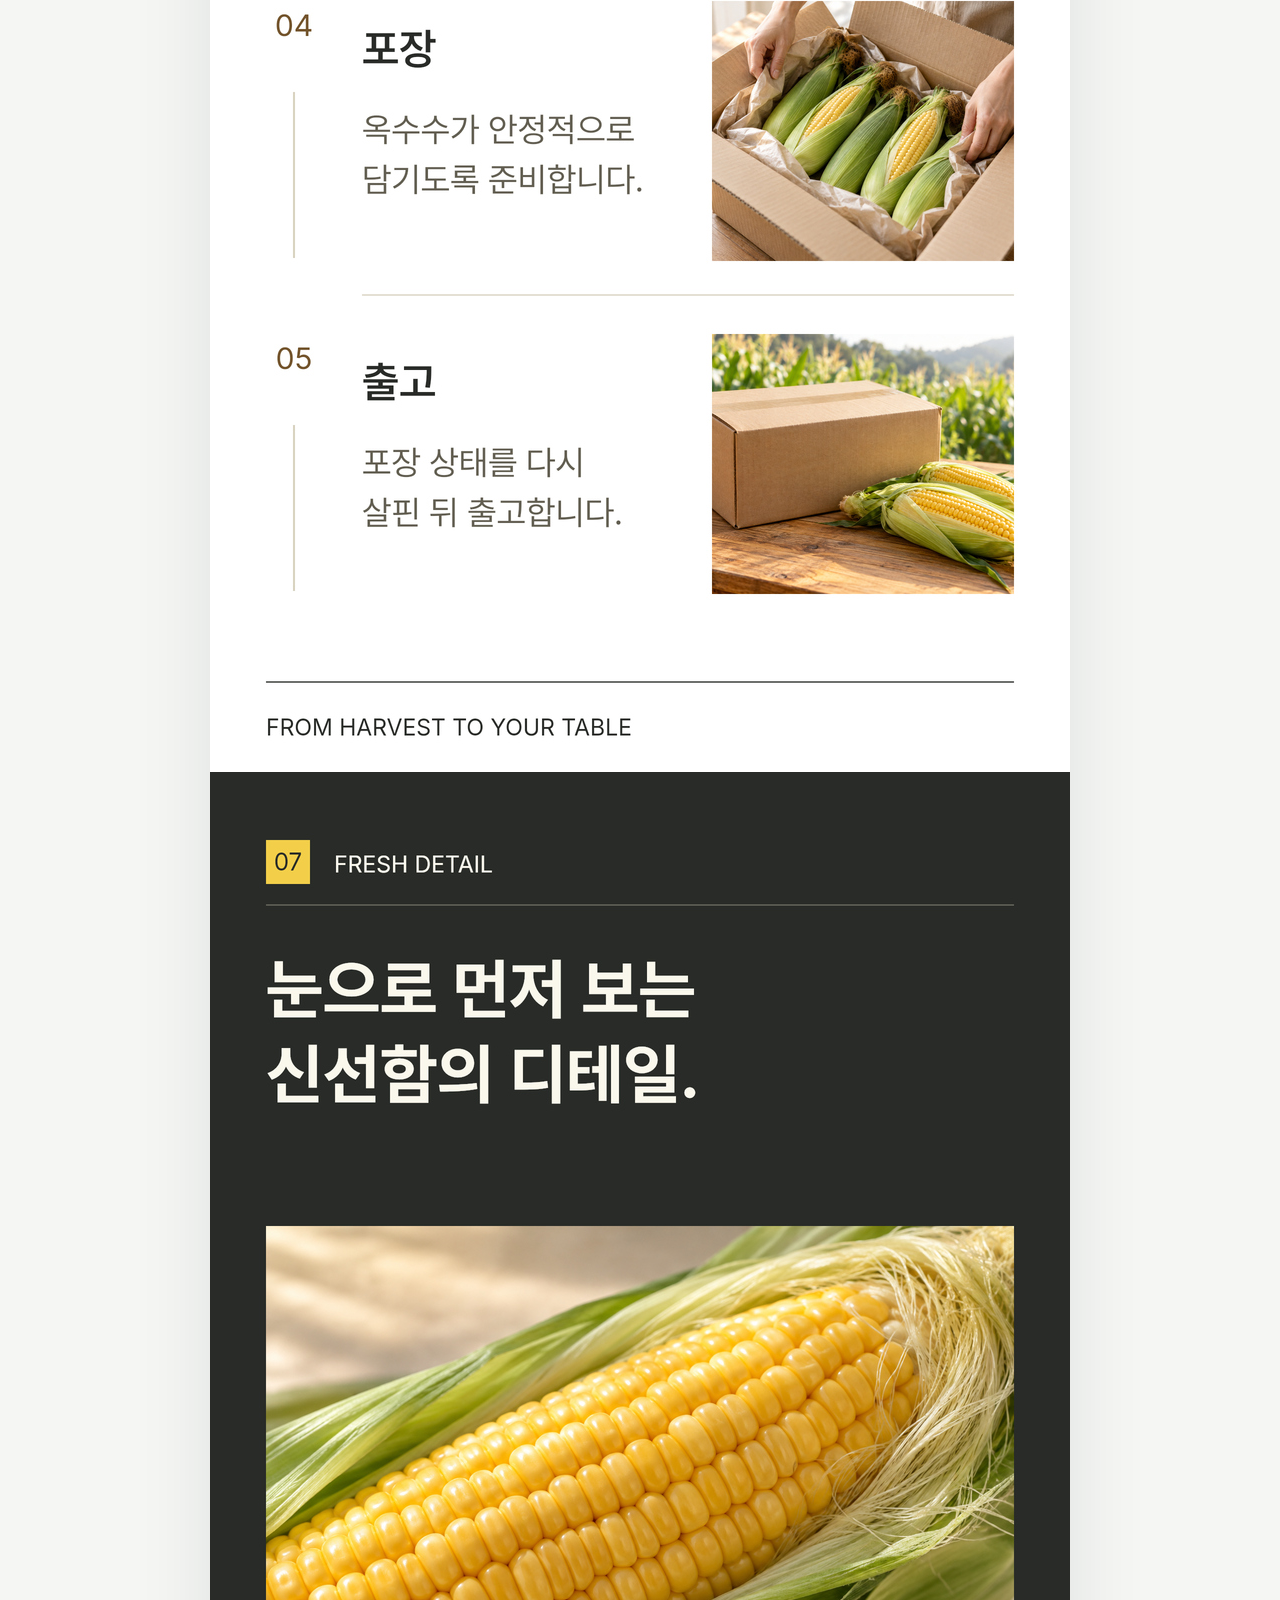
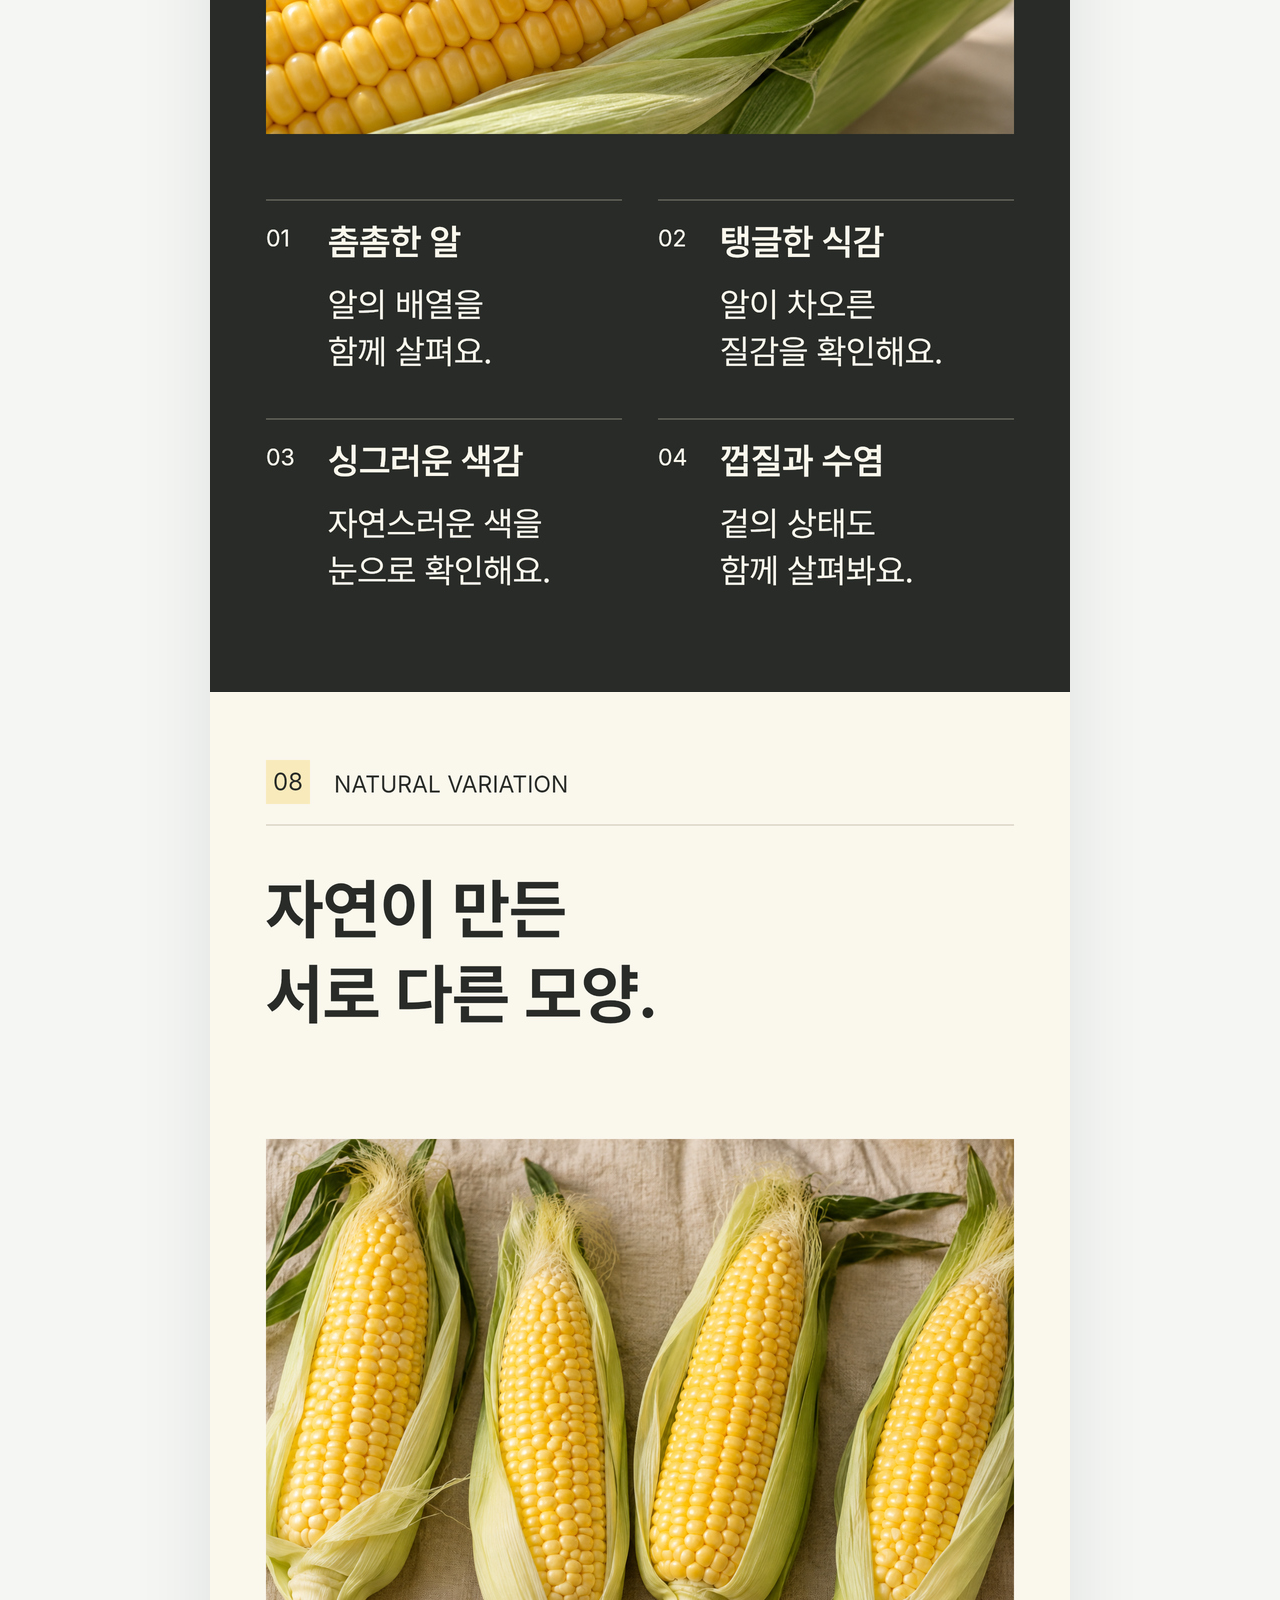
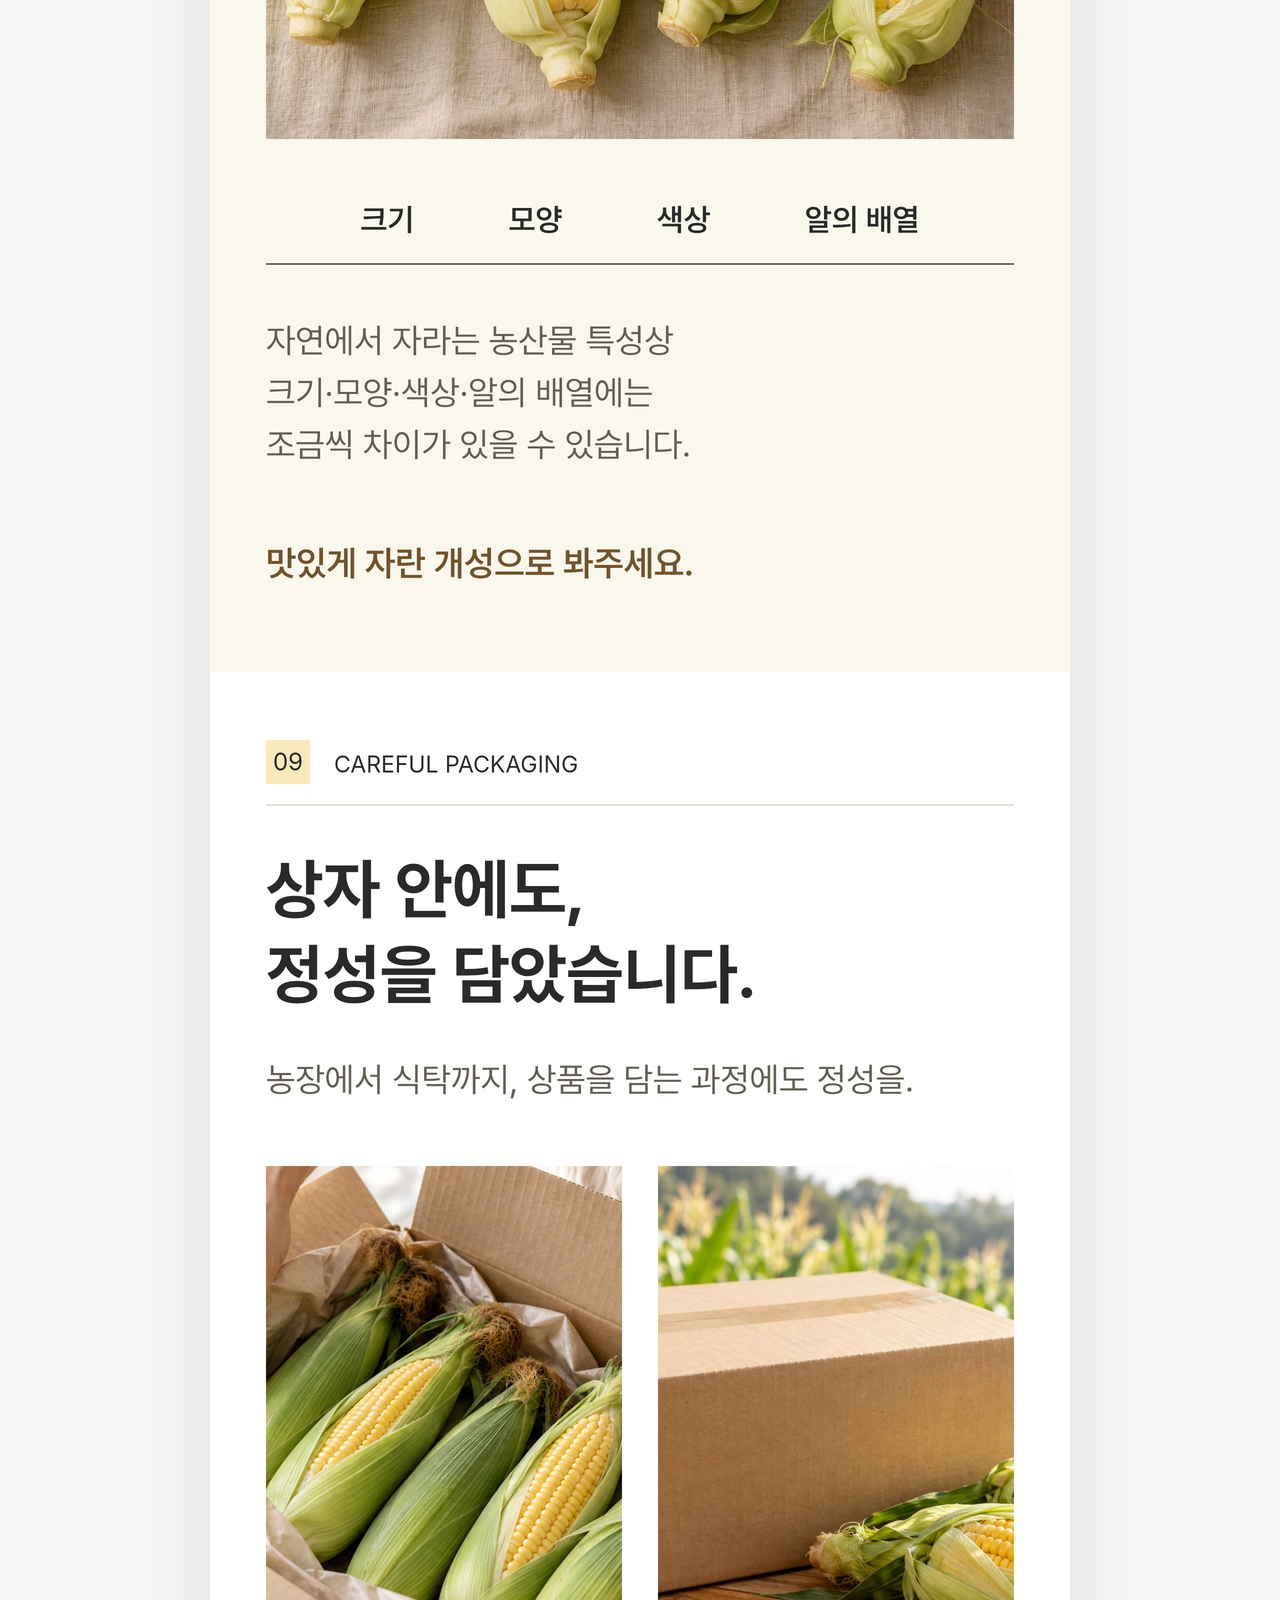
<file: corn.html>
<!doctype html>
<html lang="ko"><head><meta charset="utf-8"><meta name="viewport" content="width=device-width,initial-scale=1"><title>아침담 초당옥수수 | DETAILIST 포트폴리오</title><meta name="description" content="DETAILIST의 아침담 초당옥수수 Golden Table 상세페이지 자체 샘플. 농원 이야기와 수확·선별 과정, 활용·보관 안내를 연결한 농산물 포트폴리오."><link rel="icon" href="favicon.svg" type="image/svg+xml"><link rel="stylesheet" href="styles.css?v=20261016-detailist1"></head>
<body><a class="skip-link" href="#main">본문으로 건너뛰기</a><header class="site-header"><div class="shell"><a class="wordmark" href="./" aria-label="DETAILIST 포트폴리오 홈">DETAILIST</a><span class="header-note">PORTFOLIO / FOOD &amp; DRINK</span></div></header>
<main class="shell" id="main"><nav class="detail-nav" aria-label="돌아가기"><a class="back-link" href="./">← 전체 포트폴리오 보기</a></nav>
<section class="project-intro"><div><span class="eyebrow">03 / 식품·음료 · 농산물</span><h1 class="project-title--korean">아침담<br>초당옥수수</h1></div><p>농원 이야기와 수확·선별 과정, 즐기는 방법과 보관 안내를 하나의 흐름으로 연결한 농산물 상세페이지 샘플입니다.</p></section>
<div class="project-meta"><span>DETAILIST 자체 제작 포트폴리오</span><span>GOLDEN TABLE · 12 SECTIONS</span></div>
<div class="project-stage"><img class="project-image" src="corn-detail-v07.jpg" alt="아침담 초당옥수수 Golden Table 상세페이지 전체 디자인. 농원 소개, 수확과 선별, 활용·보관 가이드, FAQ를 포함한 12개 섹션." width="860" height="21300" decoding="async" fetchpriority="high"></div>
<div class="project-end"><a class="back-link" href="./">← 다른 포트폴리오 보기</a></div></main>
<footer class="footer shell"><div><strong>DETAILIST</strong>기획부터 디자인까지, 상품에 맞는 흐름을 만듭니다.</div><span>자체 제작 포트폴리오 샘플 · 실제 고객 납품 사례나 판매 상품이 아닙니다.</span></footer>
</body></html>
</file>
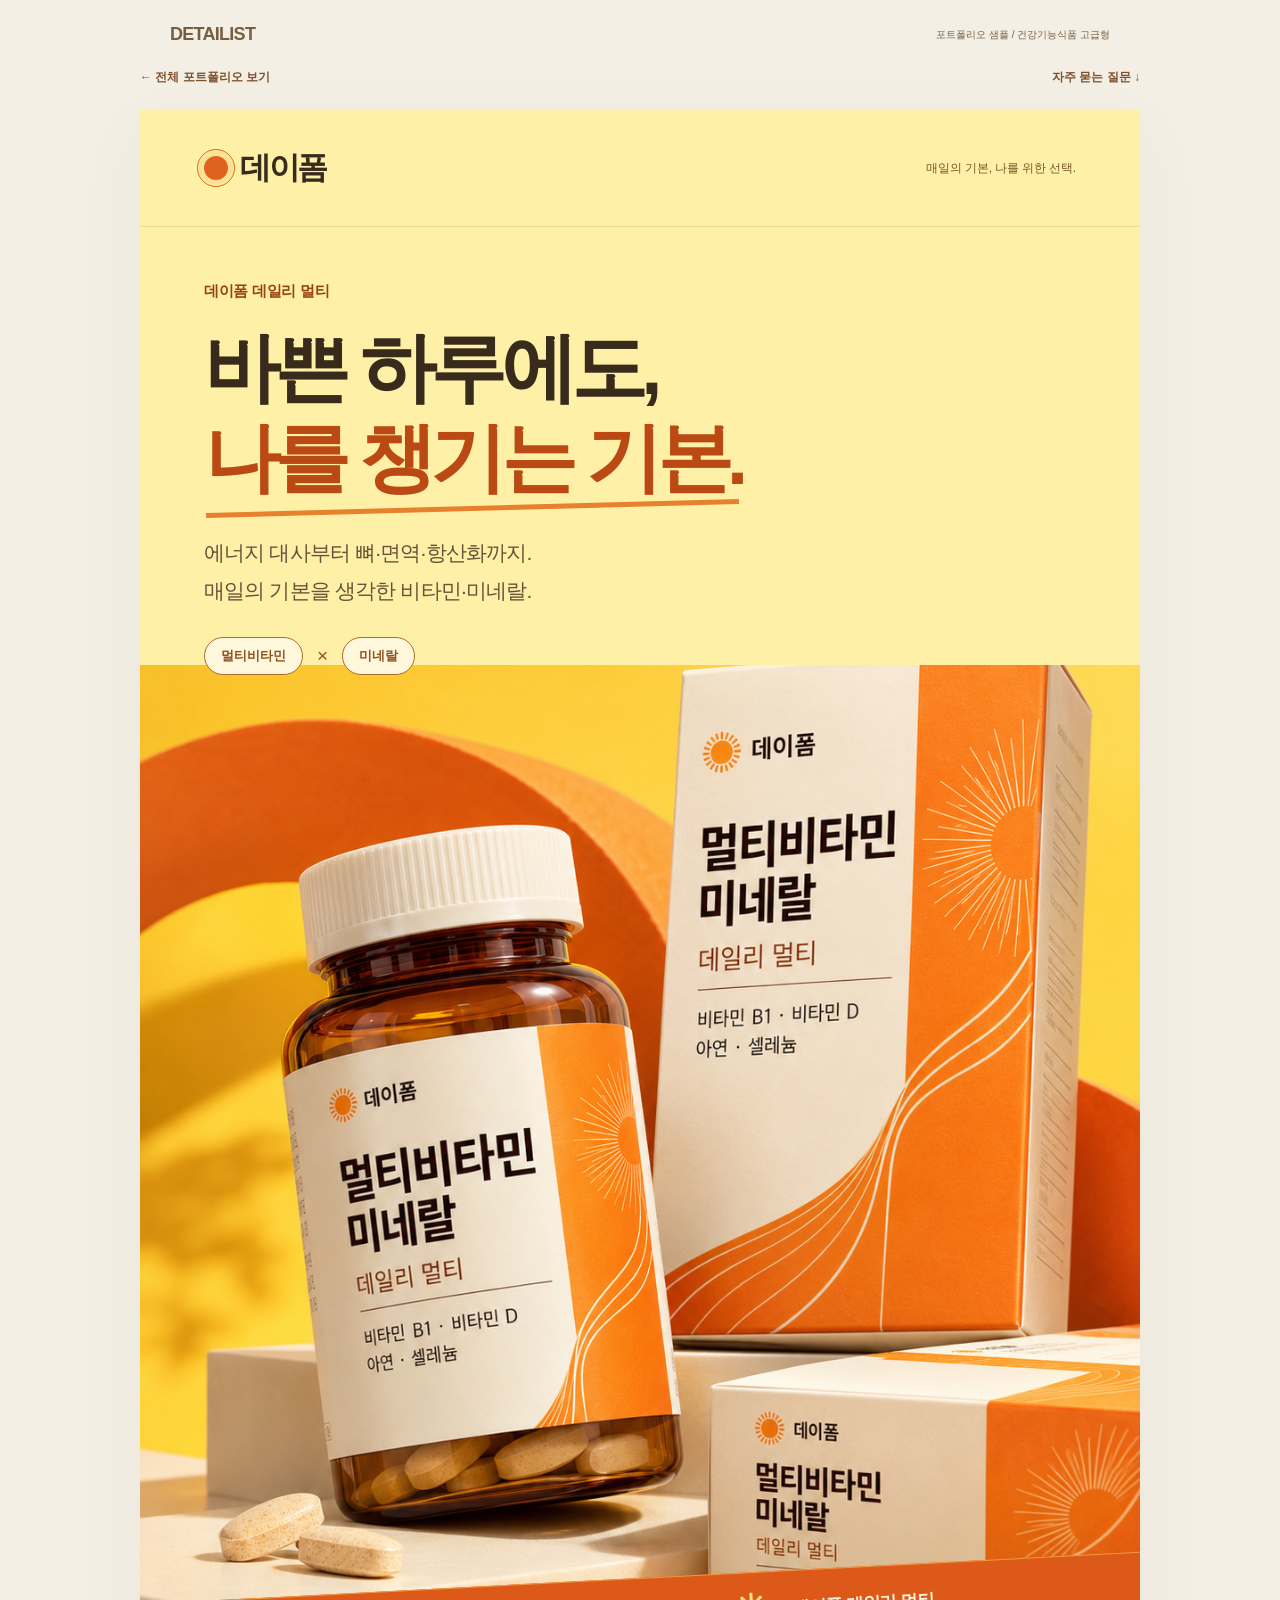
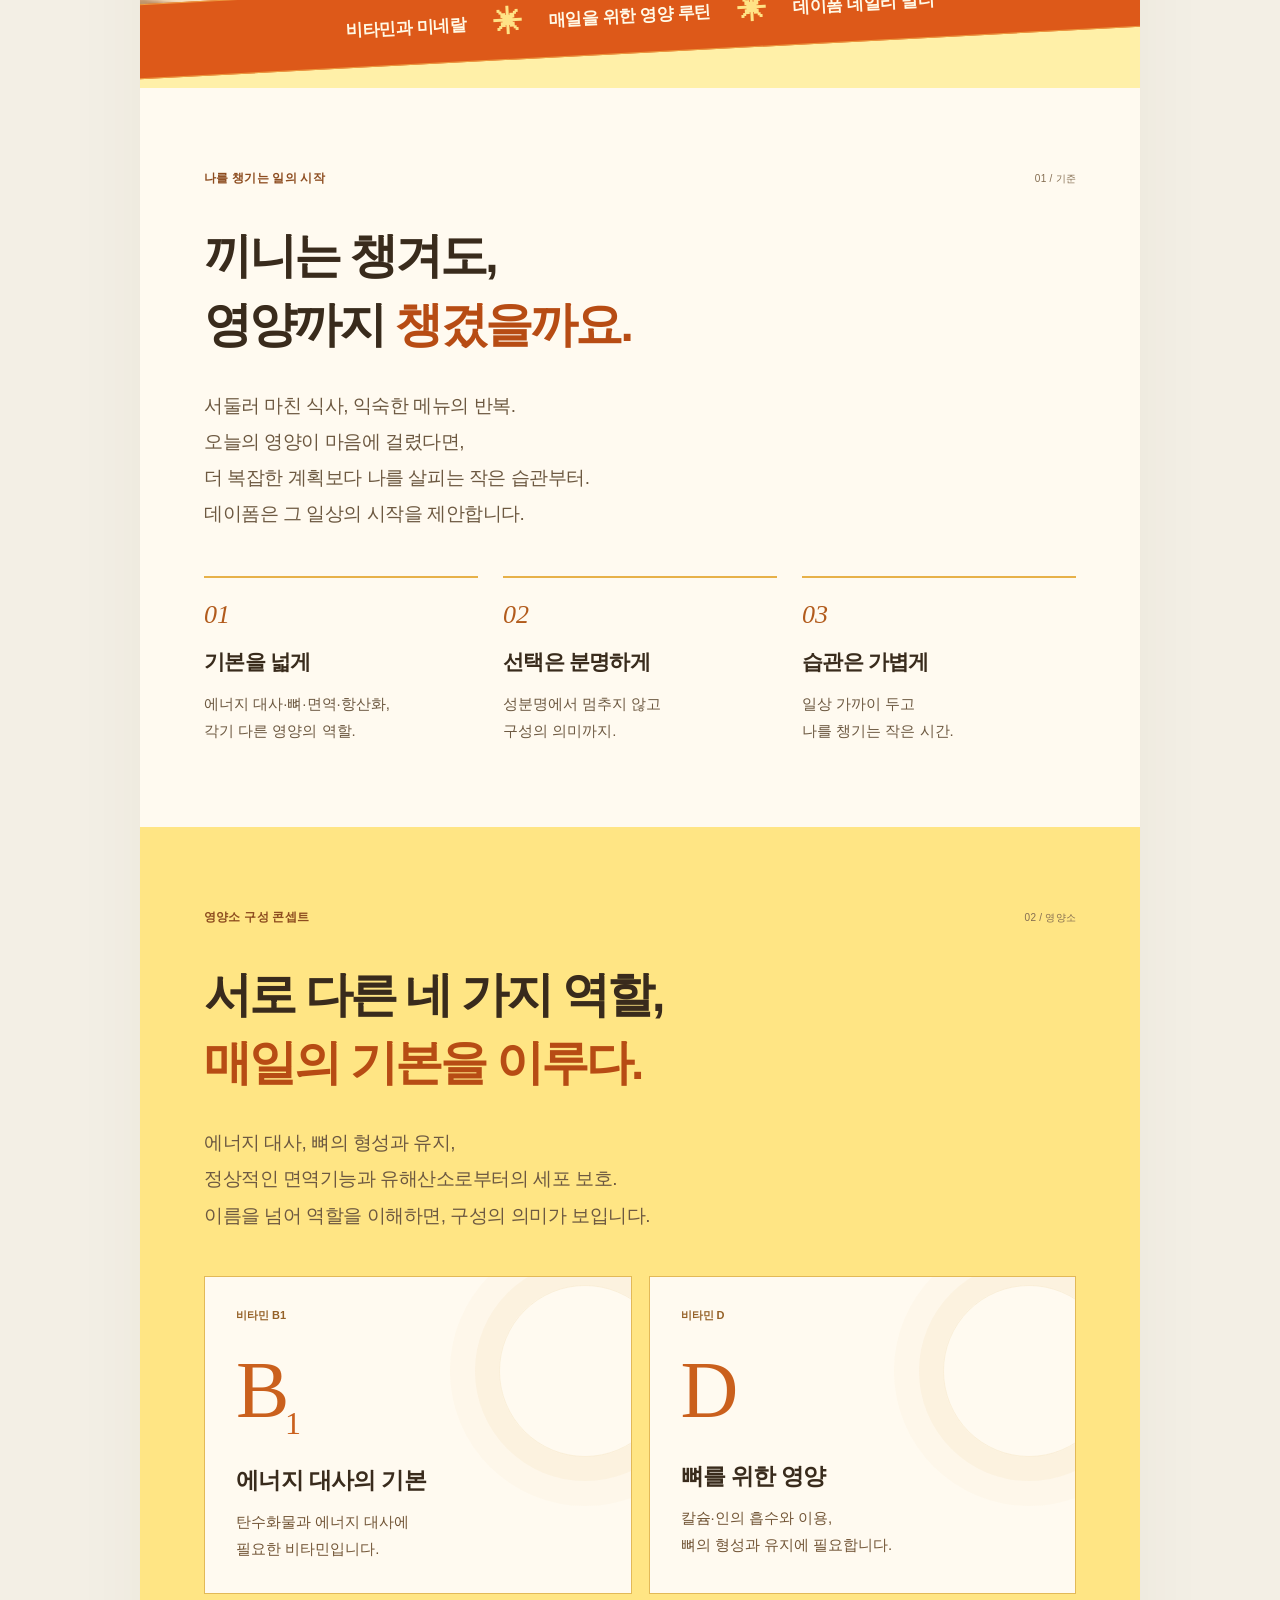
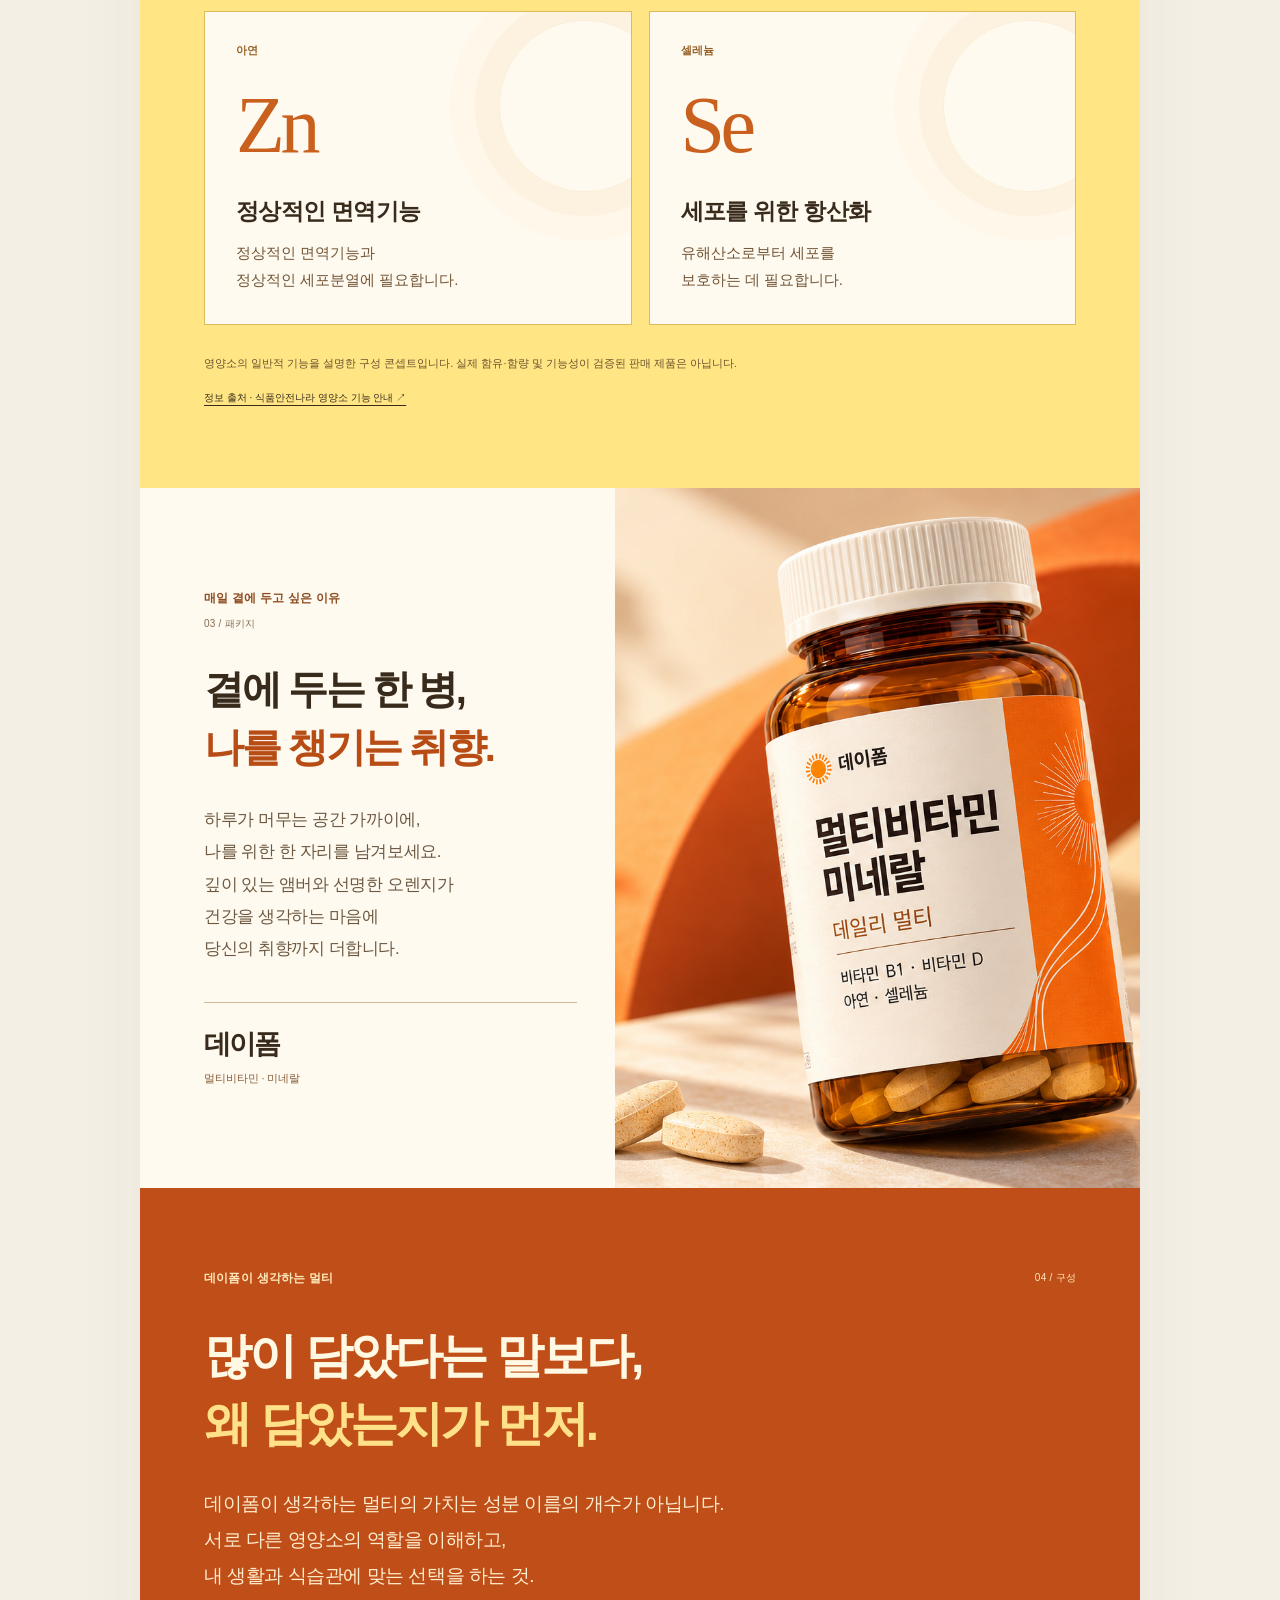
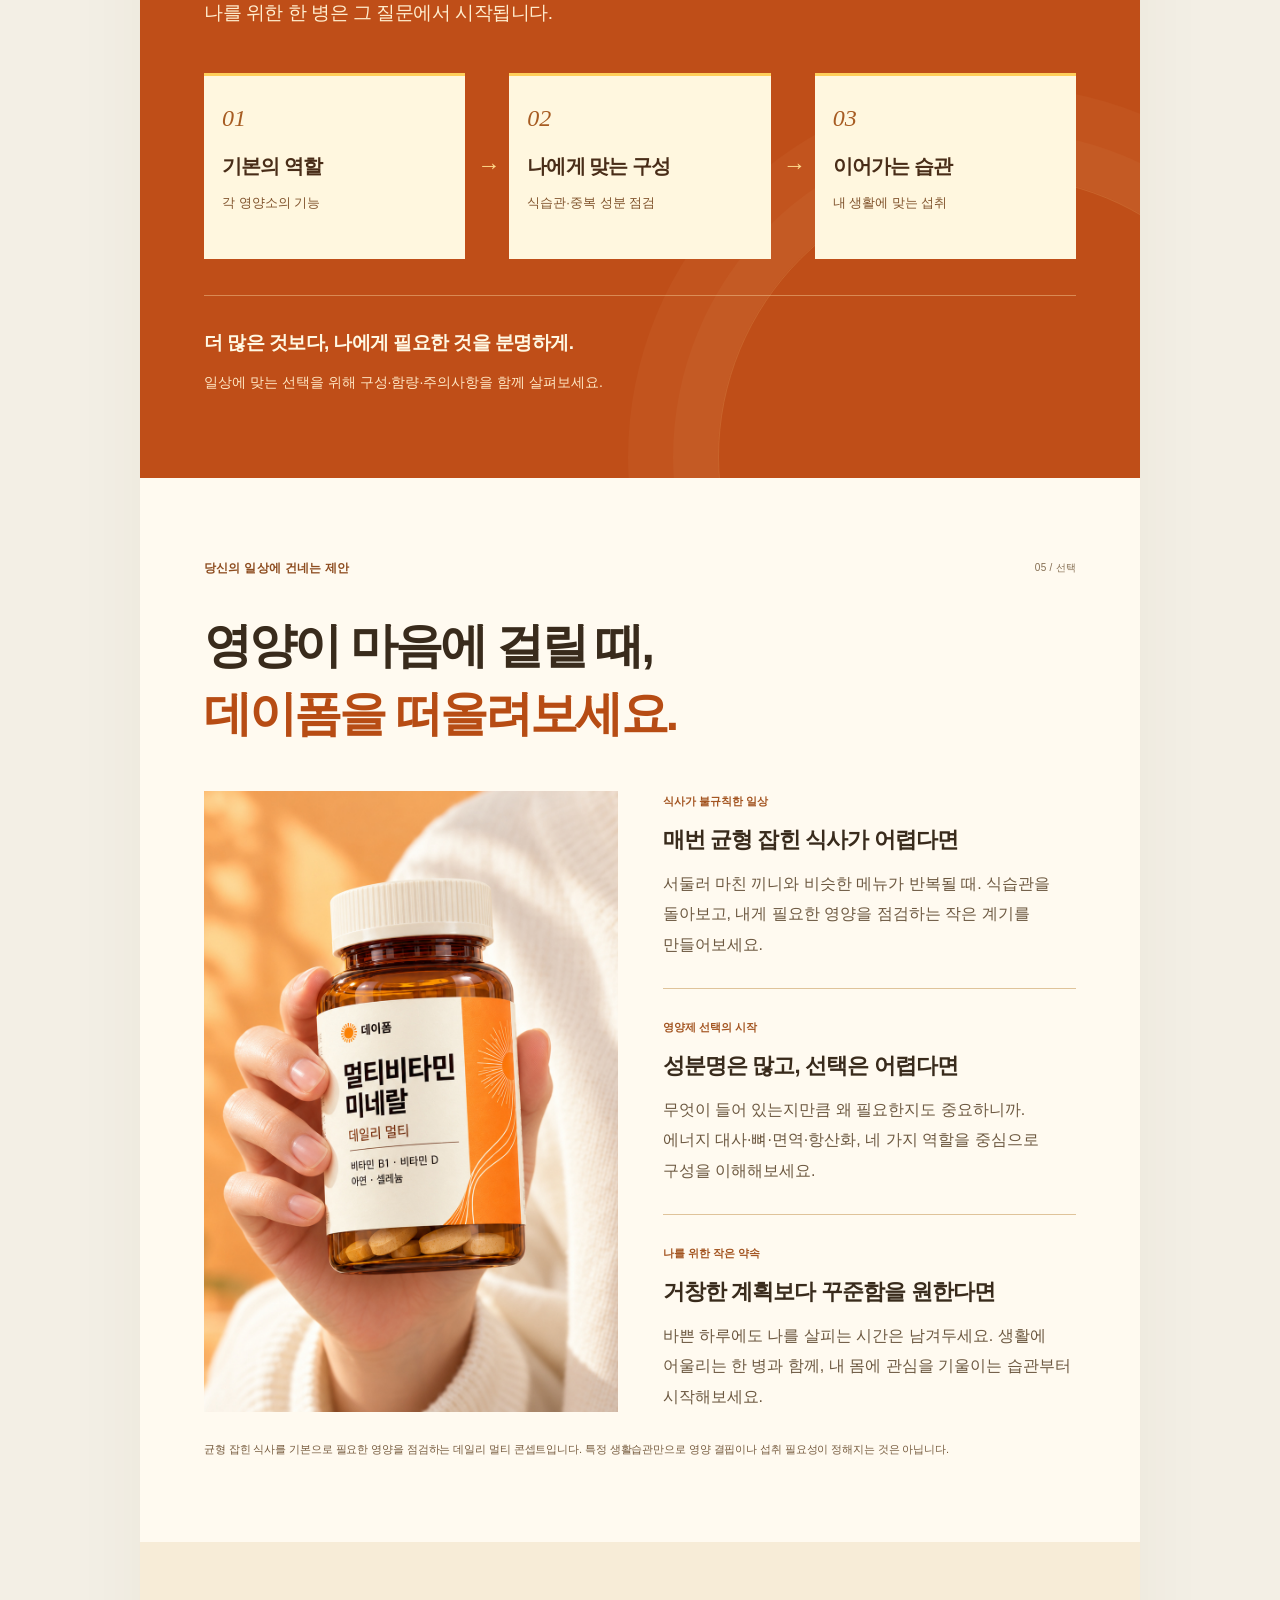
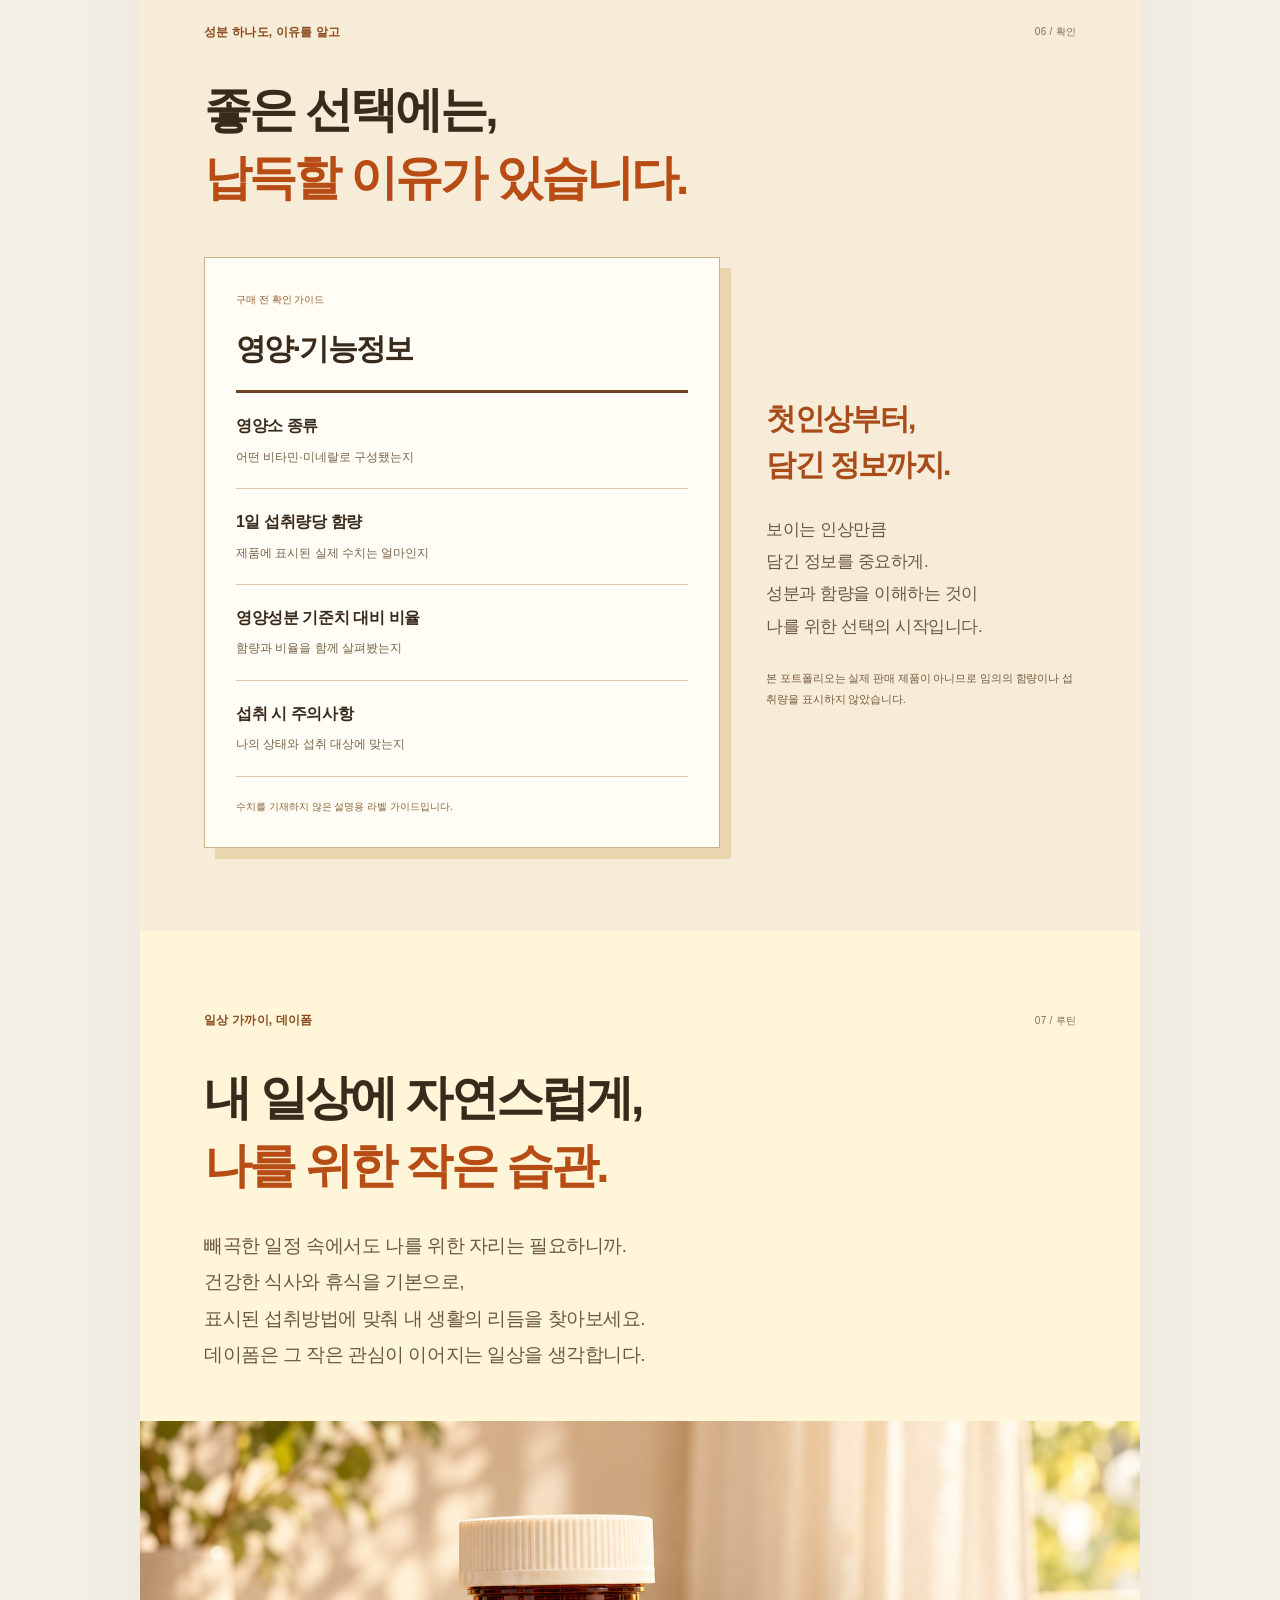
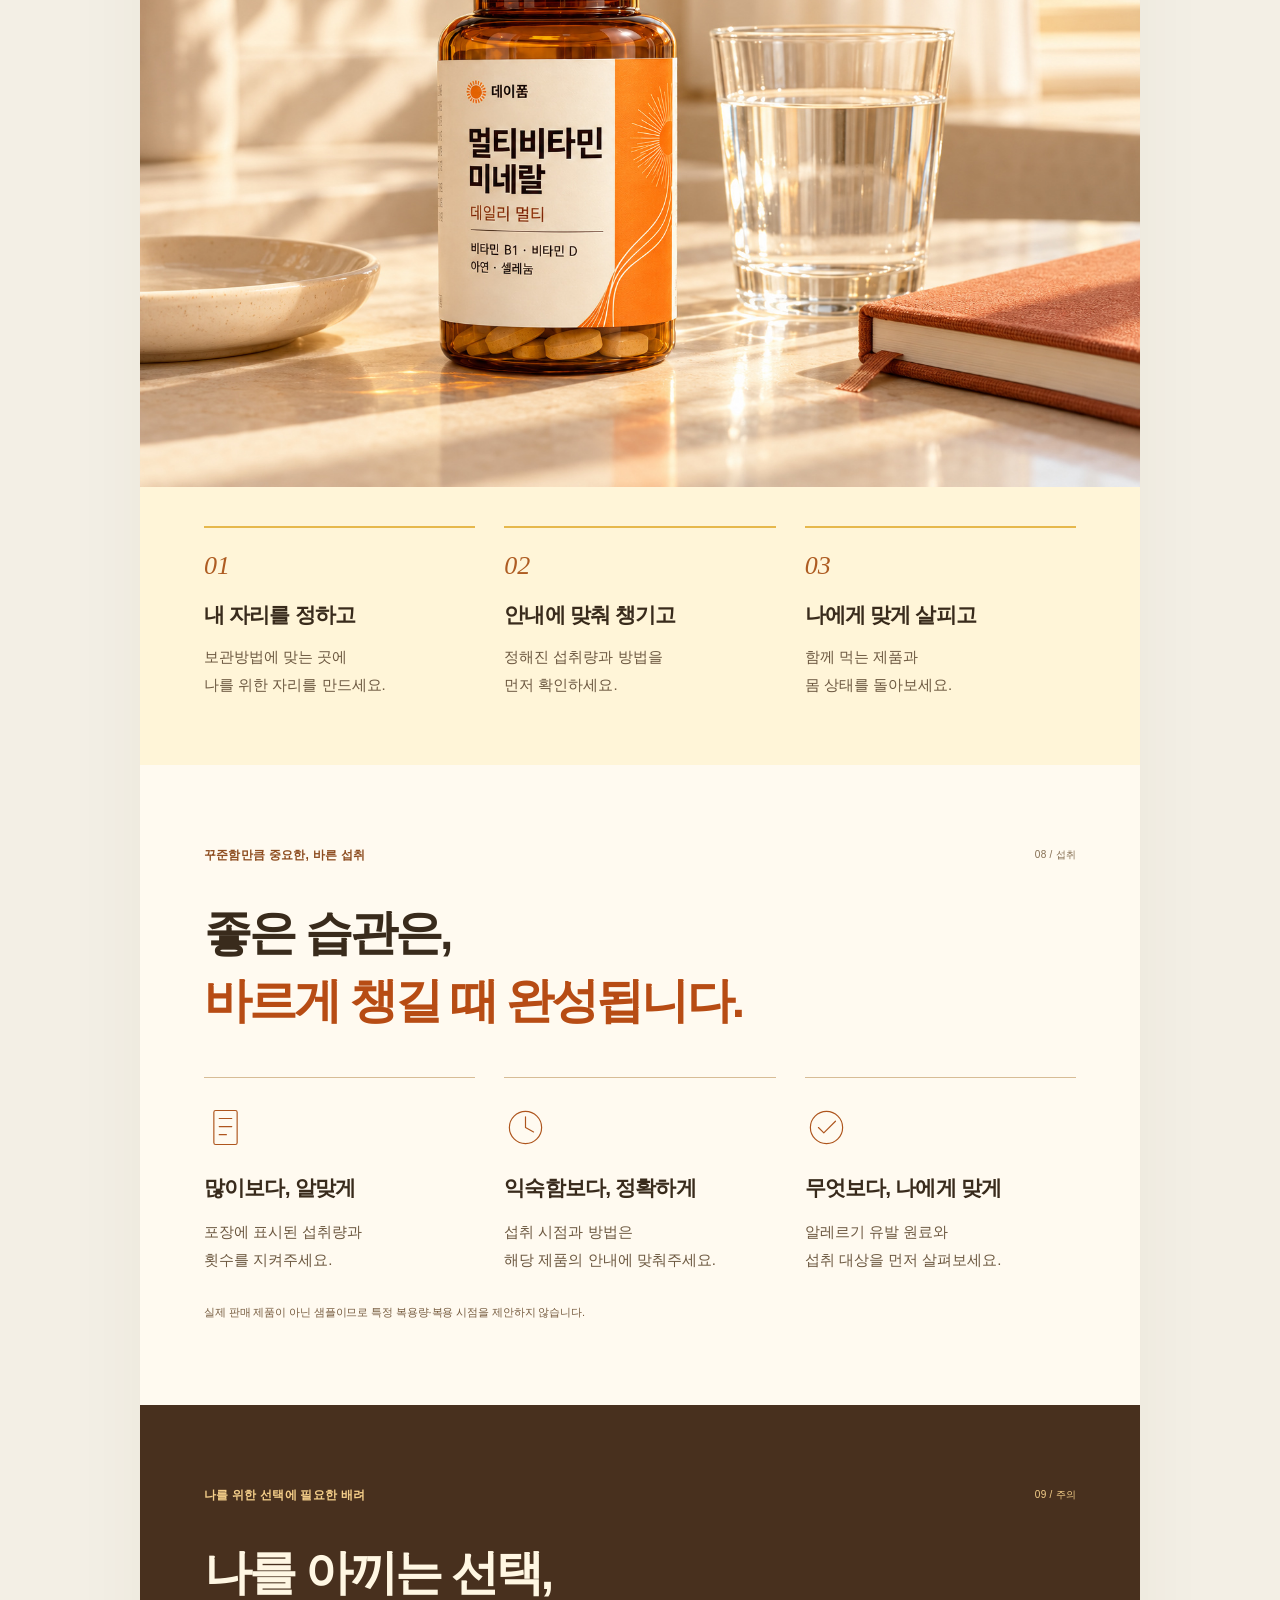
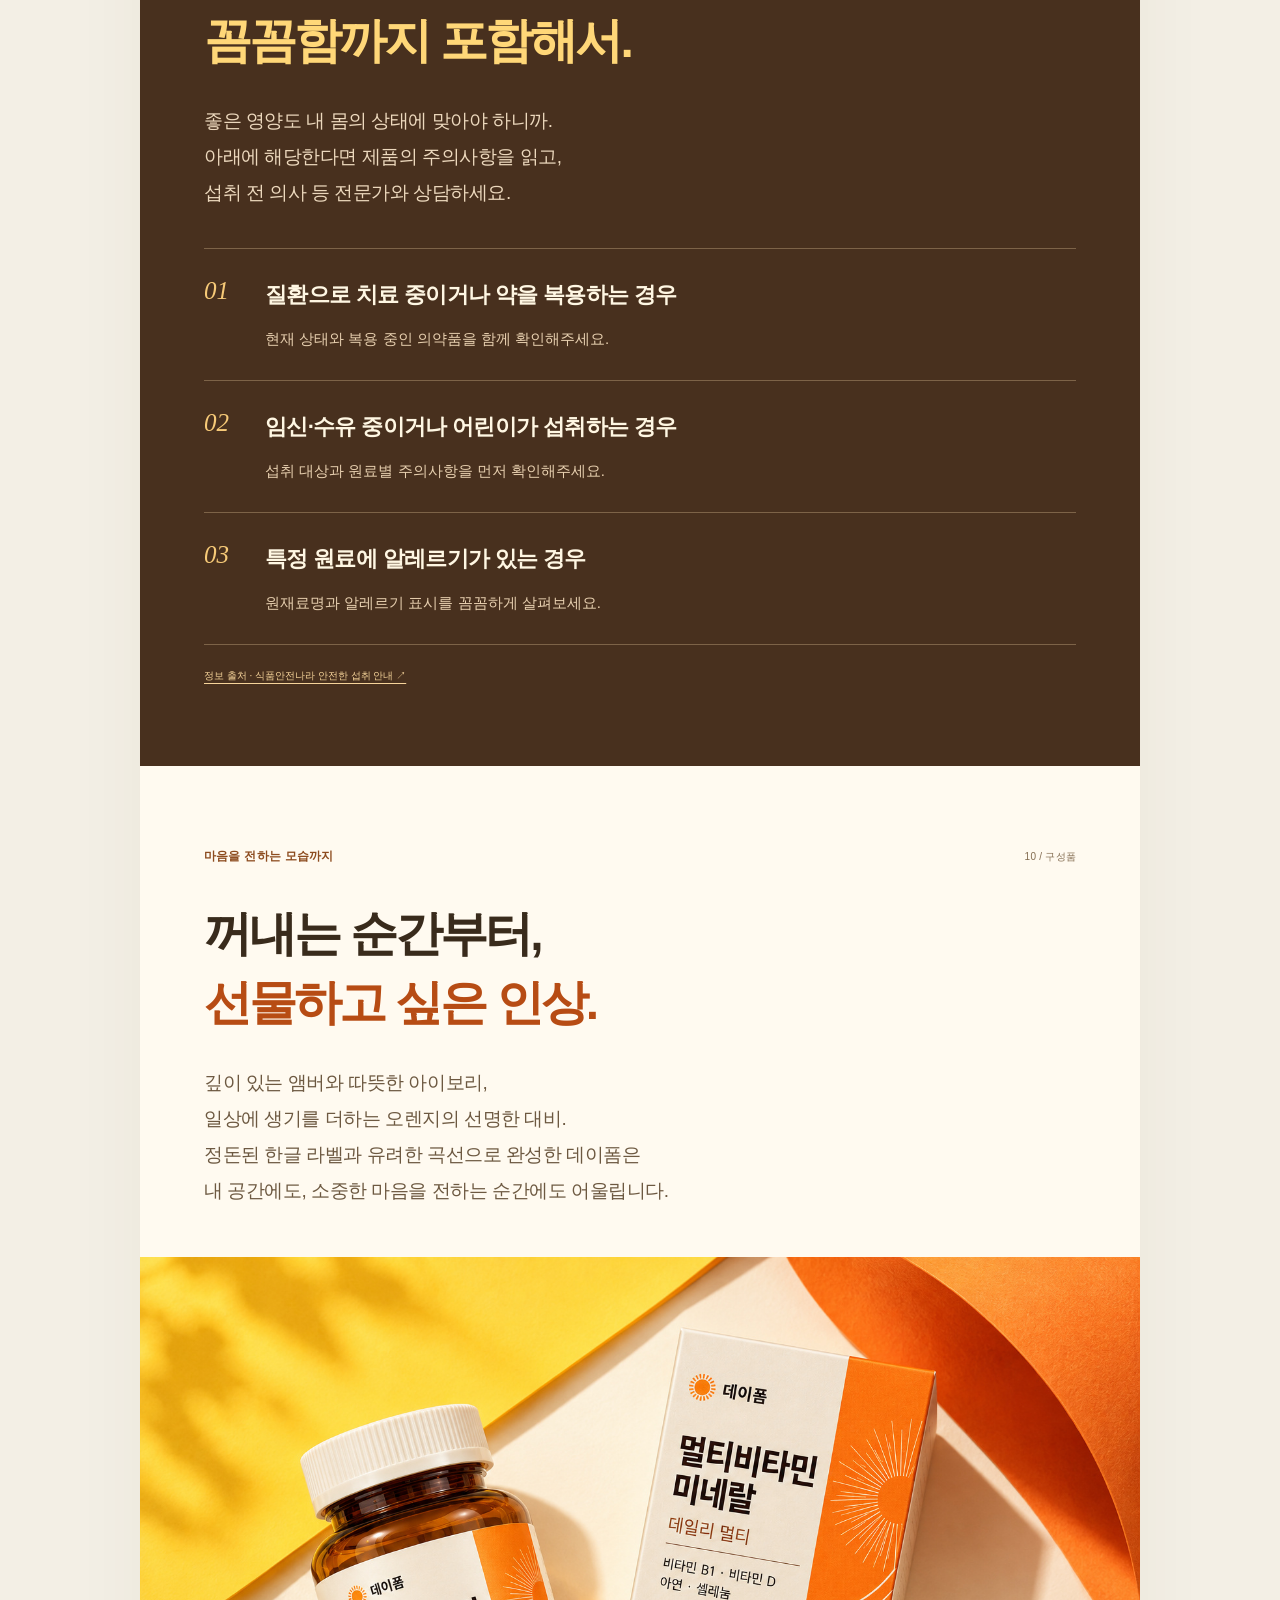
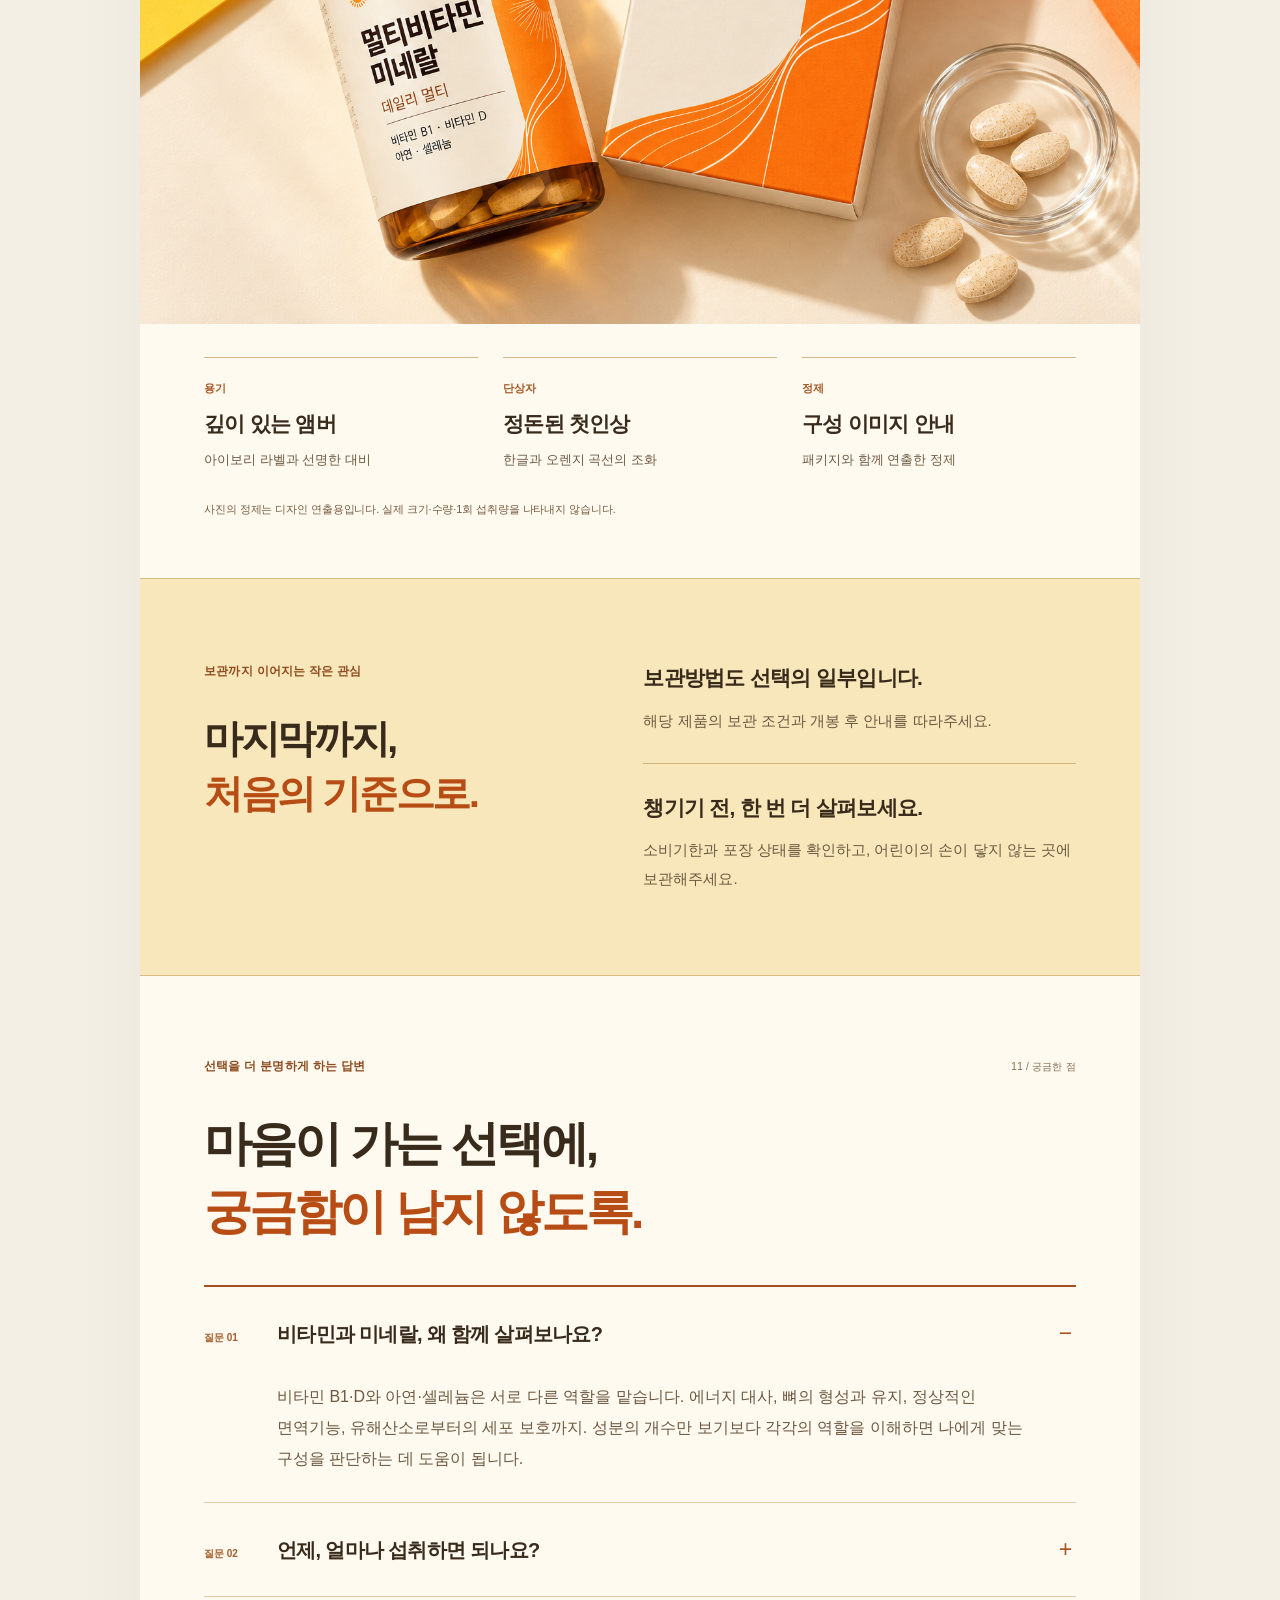
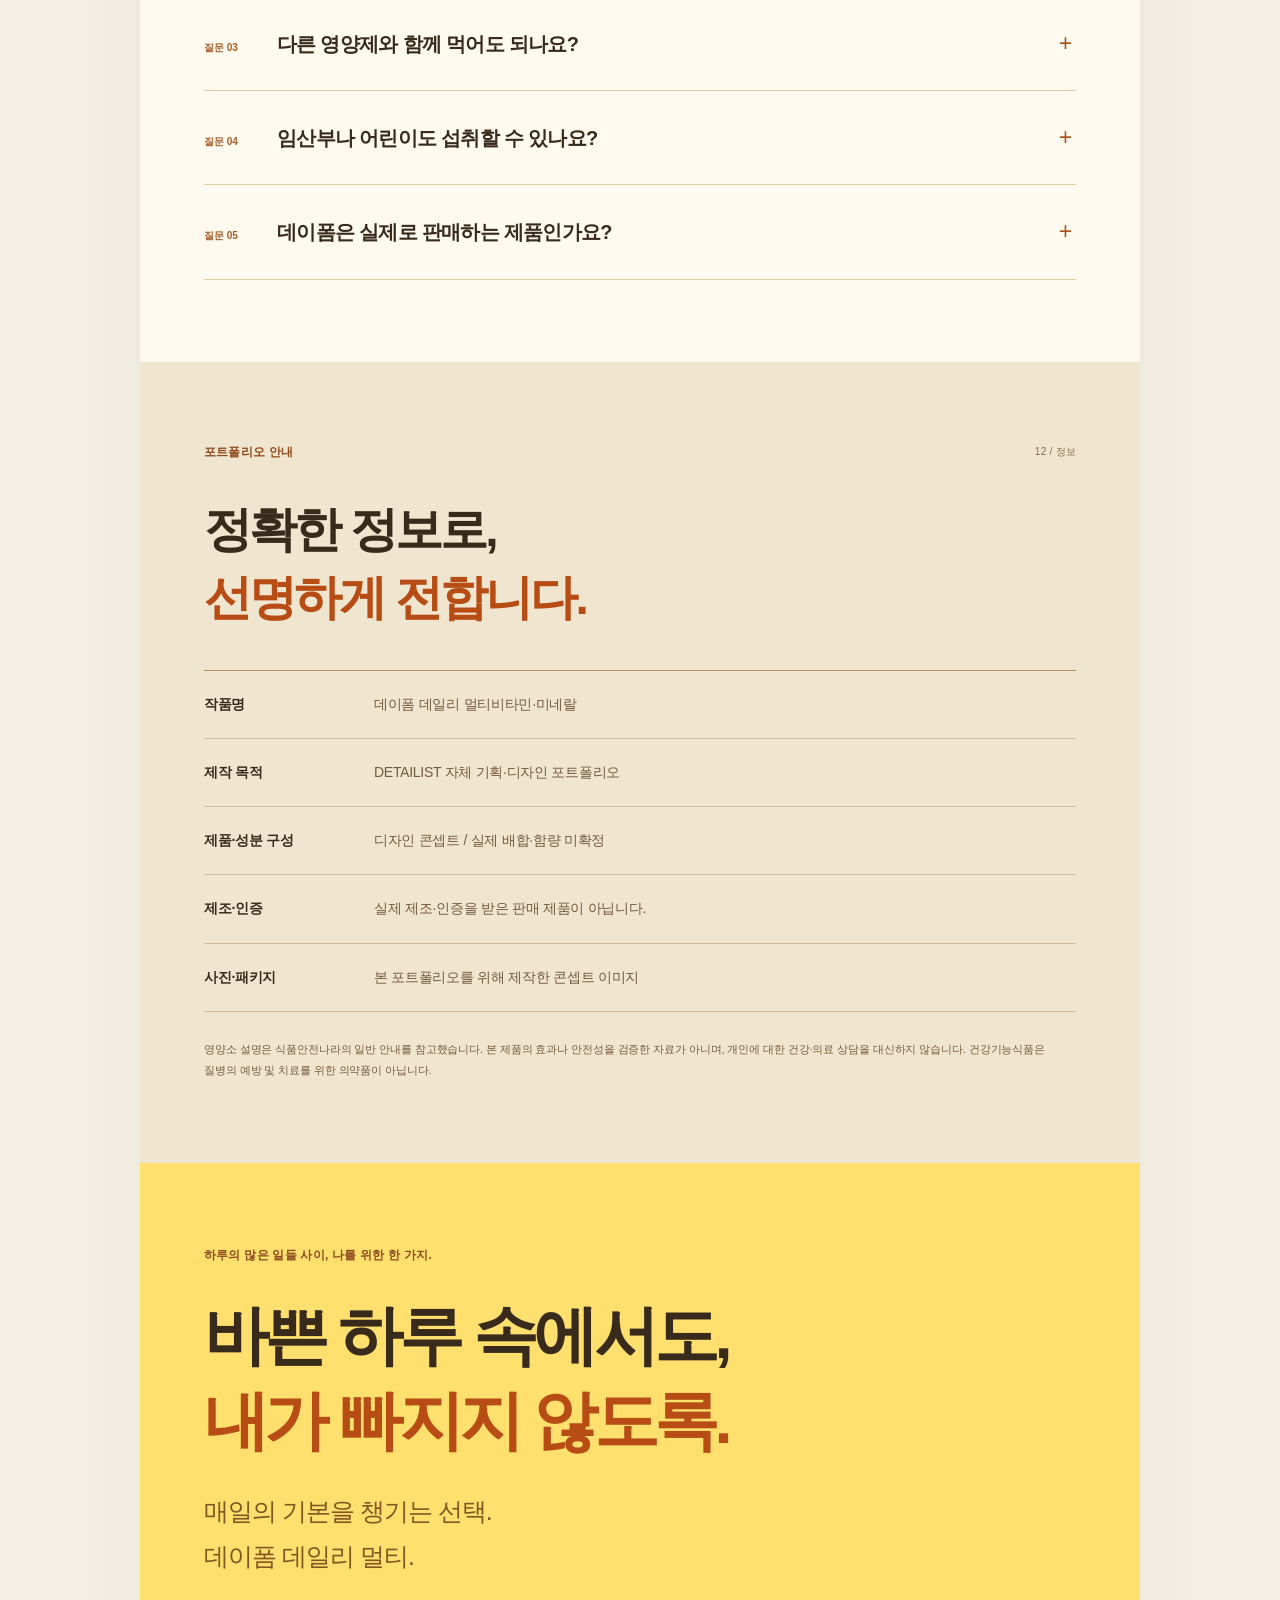
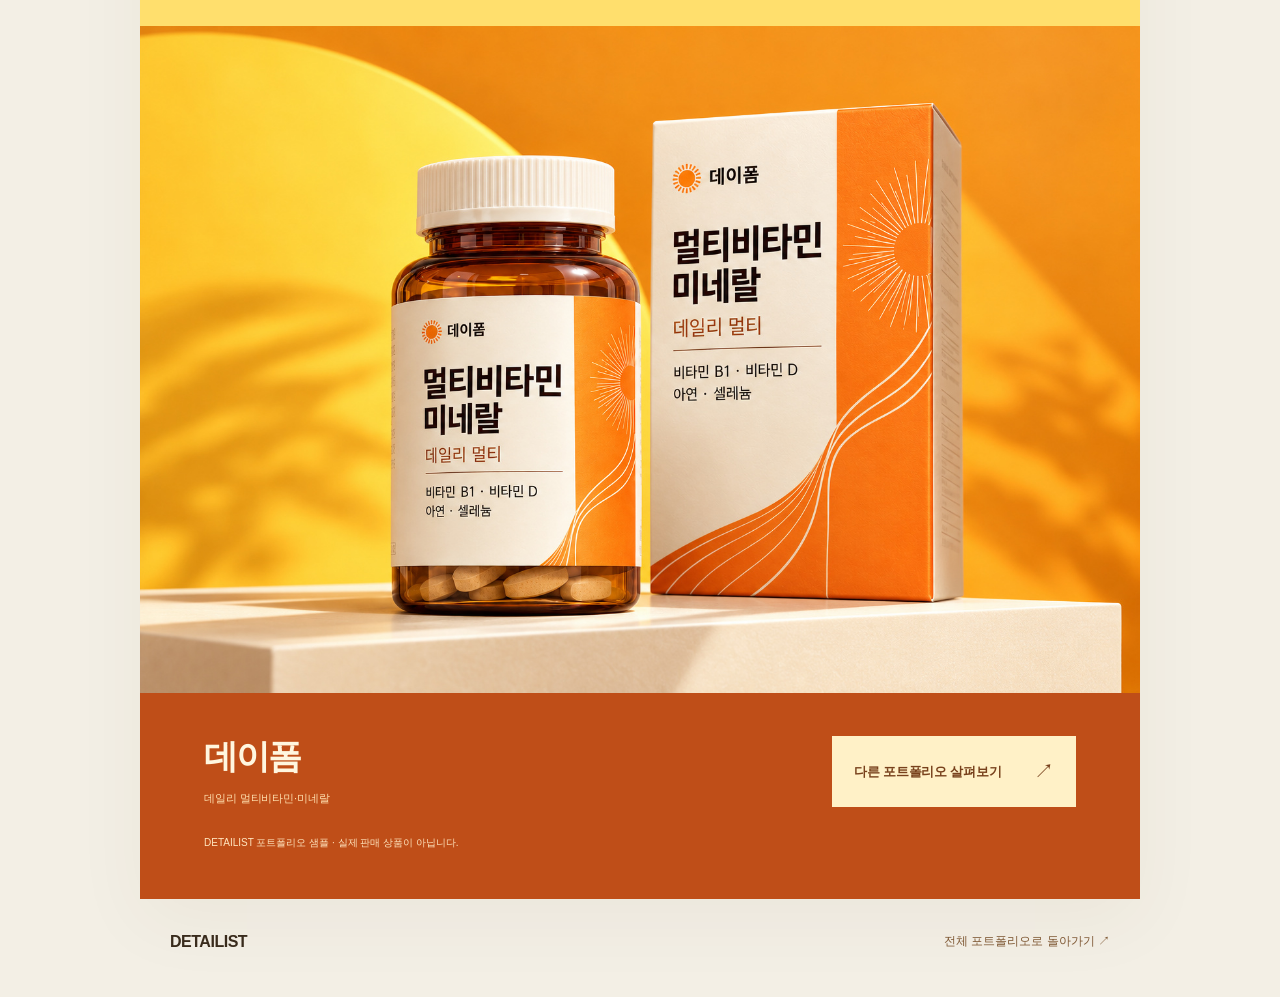
<file: supplement.html>
<!doctype html>
<html lang="ko">
<head>
<meta charset="utf-8"><meta name="viewport" content="width=device-width,initial-scale=1"><meta name="theme-color" content="#fff0a8">
<title>데이폼 멀티비타민 | DETAILIST 고급형 포트폴리오</title>
<meta name="description" content="바쁜 하루에도, 나를 챙기는 기본. 비타민 B1·D와 아연·셀레늄의 역할, 일상에 어울리는 앰버 패키지를 담은 데이폼 데일리 멀티. DETAILIST의 고급형 자체 포트폴리오 샘플입니다.">
<meta property="og:title" content="데이폼 멀티비타민 | DETAILIST"><meta property="og:image" content="https://july061400-coder.github.io/websolve-portfolio/dayform/hero-v05.jpg">
<link rel="icon" href="favicon.svg" type="image/svg+xml"><link rel="stylesheet" href="supplement-review-v05.css?v=6"><link rel="stylesheet" href="dayform-full-v06.css?v=6">
<script>if(new URLSearchParams(location.search).get('export')==='1')document.documentElement.classList.add('export-view');</script>
</head>
<body class="vitamin-body">
<a class="v-skip" href="#main">본문으로 건너뛰기</a>
<header class="review-note"><a href="index.html">DETAILIST</a><span>포트폴리오 샘플 / 건강기능식품 고급형</span></header>
<nav class="v-return" aria-label="포트폴리오 이동"><a href="index.html">← 전체 포트폴리오 보기</a><a href="#faq">자주 묻는 질문 ↓</a></nav>
<svg class="f-symbols" xmlns="http://www.w3.org/2000/svg" aria-hidden="true"><defs>
<symbol id="f-label" viewBox="0 0 48 48"><rect x="11" y="5" width="26" height="38" rx="2"/><path d="M17 14h14M17 23h14M17 32h8"/></symbol>
<symbol id="f-clock" viewBox="0 0 48 48"><circle cx="24" cy="24" r="18"/><path d="M24 12v12l9 5"/></symbol>
<symbol id="f-check" viewBox="0 0 48 48"><circle cx="24" cy="24" r="18"/><path d="m15 24 6 6 13-13"/></symbol>
</defs></svg>
<main class="vitamin-review vitamin-full" id="main">
<!-- 01 · 승인된 사진과 디자인 유지 / 구매자 관점의 v07 카피 -->
<section class="v-hero" id="hero" aria-labelledby="v-title" data-section="01">
<div class="v-brand"><a href="#hero" class="v-logo"><i aria-hidden="true"></i>데이폼</a><span>매일의 기본, 나를 위한 선택.</span></div>
<div class="v-hero-copy"><span class="v-eyebrow">데이폼 데일리 멀티</span><h1 id="v-title">바쁜 하루에도,<br> <em>나를 챙기는 기본.</em></h1><p>에너지 대사부터 뼈·면역·항산화까지.<br> 매일의 기본을 생각한 비타민·미네랄.</p><div class="v-tag-row"><span>멀티비타민</span><b aria-hidden="true">×</b><span>미네랄</span></div></div>
<div class="v-product"><img src="dayform/hero-v05.jpg" alt="데이폼 멀티비타민의 앰버 영양제 용기와 한글 오렌지 패키지" width="1122" height="1402" fetchpriority="high"></div>
<div class="v-ribbon" aria-label="비타민과 미네랄, 매일을 위한 영양 루틴"><span>비타민과 미네랄</span><i aria-hidden="true">✳</i><span>매일을 위한 영양 루틴</span><i aria-hidden="true">✳</i><span>데이폼 데일리 멀티</span></div>
</section>
<!-- 02 · 구매자의 일상에 공감하고 브랜드의 가치를 제시 -->
<section class="v-intro" id="intro" data-section="02">
<div class="v-section-top"><span>나를 챙기는 일의 시작</span><span>01 / 기준</span></div>
<h2>끼니는 챙겨도,<br> 영양까지 <em>챙겼을까요.</em></h2>
<p>서둘러 마친 식사, 익숙한 메뉴의 반복.<br> 오늘의 영양이 마음에 걸렸다면,<br> 더 복잡한 계획보다 나를 살피는 작은 습관부터.<br> 데이폼은 그 일상의 시작을 제안합니다.</p>
<div class="v-three"><article><span>01</span><h3>기본을 넓게</h3><p>에너지 대사·뼈·면역·항산화,<br> 각기 다른 영양의 역할.</p></article><article><span>02</span><h3>선택은 분명하게</h3><p>성분명에서 멈추지 않고<br> 구성의 의미까지.</p></article><article><span>03</span><h3>습관은 가볍게</h3><p>일상 가까이 두고<br> 나를 챙기는 작은 시간.</p></article></div>
</section>
<!-- 03 · 수치를 조작하지 않는 영양소 일반 정보 -->
<section class="v-formula" id="formula" data-section="03">
<div class="v-section-top"><span>영양소 구성 콘셉트</span><span>02 / 영양소</span></div>
<h2>서로 다른 네 가지 역할,<br> <em>매일의 기본을 이루다.</em></h2>
<p class="f-copy">에너지 대사, 뼈의 형성과 유지,<br> 정상적인 면역기능과 유해산소로부터의 세포 보호.<br> 이름을 넘어 역할을 이해하면, 구성의 의미가 보입니다.</p>
<div class="v-element-grid">
<article><span>비타민 B1</span><b>B<sub>1</sub></b><h3>에너지 대사의 기본</h3><p>탄수화물과 에너지 대사에<br> 필요한 비타민입니다.</p></article>
<article><span>비타민 D</span><b>D</b><h3>뼈를 위한 영양</h3><p>칼슘·인의 흡수와 이용,<br> 뼈의 형성과 유지에 필요합니다.</p></article>
<article><span>아연</span><b>Zn</b><h3>정상적인 면역기능</h3><p>정상적인 면역기능과<br> 정상적인 세포분열에 필요합니다.</p></article>
<article><span>셀레늄</span><b>Se</b><h3>세포를 위한 항산화</h3><p>유해산소로부터 세포를<br> 보호하는 데 필요합니다.</p></article>
</div>
<p class="v-footnote">영양소의 일반적 기능을 설명한 구성 콘셉트입니다. 실제 함유·함량 및 기능성이 검증된 판매 제품은 아닙니다.</p>
<a class="v-source" href="https://www.foodsafetykorea.go.kr/portal/board/boardDetail.do?bbs_no=bbs464&amp;menu_grp=MENU_NEW01&amp;menu_no=3811&amp;ntctxt_no=1070220" target="_blank" rel="noopener noreferrer">정보 출처 · 식품안전나라 영양소 기능 안내 ↗</a>
</section>
<!-- 04 · 제품 디테일 / 전문 인쇄 패키지의 물성 -->
<section class="f-detail" id="detail" data-section="04"><div class="f-section f-detail-copy"><div class="v-section-top"><span>매일 곁에 두고 싶은 이유</span><span>03 / 패키지</span></div><h2>곁에 두는 한 병,<br> <em>나를 챙기는 취향.</em></h2><p class="f-copy">하루가 머무는 공간 가까이에,<br> 나를 위한 한 자리를 남겨보세요.<br> 깊이 있는 앰버와 선명한 오렌지가<br> 건강을 생각하는 마음에<br> 당신의 취향까지 더합니다.</p><div class="f-type-line"><b>데이폼</b><span>멀티비타민 · 미네랄</span></div></div><div class="f-photo f-photo-detail"><img src="dayform/macro-v06.jpg" alt="앰버 용기와 아이보리 라벨, 오렌지 곡선 그래픽의 데이폼 제품 디테일" width="1536" height="1024"></div></section>
<!-- 05 · 구성 정보를 읽는 순서: 명확한 네이티브 도식 -->
<section class="f-map f-section" id="composition" data-section="05"><div class="v-section-top"><span>데이폼이 생각하는 멀티</span><span>04 / 구성</span></div><h2>많이 담았다는 말보다,<br> <em>왜 담았는지가 먼저.</em></h2><p class="f-copy">데이폼이 생각하는 멀티의 가치는 성분 이름의 개수가 아닙니다.<br> 서로 다른 영양소의 역할을 이해하고,<br> 내 생활과 식습관에 맞는 선택을 하는 것.<br> 나를 위한 한 병은 그 질문에서 시작됩니다.</p><div class="f-map-flow"><article><span>01</span><h3>기본의 역할</h3><p>각 영양소의 기능</p></article><b aria-hidden="true">→</b><article><span>02</span><h3>나에게 맞는 구성</h3><p>식습관·중복 성분 점검</p></article><b aria-hidden="true">→</b><article><span>03</span><h3>이어가는 습관</h3><p>내 생활에 맞는 섭취</p></article></div><div class="f-map-bottom"><strong>더 많은 것보다, 나에게 필요한 것을 분명하게.</strong><p>일상에 맞는 선택을 위해 구성·함량·주의사항을 함께 살펴보세요.</p></div></section>
<!-- 06 · 선택 가이드 / 인간적인 제품 스케일 -->
<section class="f-selection f-section" id="selection" data-section="06"><div class="v-section-top"><span>당신의 일상에 건네는 제안</span><span>05 / 선택</span></div><h2>영양이 마음에 걸릴 때,<br> <em>데이폼을 떠올려보세요.</em></h2><div class="f-selection-grid"><div class="f-photo f-hand"><img src="dayform/hand-v06.jpg" alt="한글 라벨의 앰버 데이폼 영양제 용기를 편안하게 든 손" width="1122" height="1402"></div><div class="f-guide"><article><span>식사가 불규칙한 일상</span><h3>매번 균형 잡힌 식사가 어렵다면</h3><p>서둘러 마친 끼니와 비슷한 메뉴가 반복될 때. 식습관을 돌아보고, 내게 필요한 영양을 점검하는 작은 계기를 만들어보세요.</p></article><article><span>영양제 선택의 시작</span><h3>성분명은 많고, 선택은 어렵다면</h3><p>무엇이 들어 있는지만큼 왜 필요한지도 중요하니까. 에너지 대사·뼈·면역·항산화, 네 가지 역할을 중심으로 구성을 이해해보세요.</p></article><article><span>나를 위한 작은 약속</span><h3>거창한 계획보다 꾸준함을 원한다면</h3><p>바쁜 하루에도 나를 살피는 시간은 남겨두세요. 생활에 어울리는 한 병과 함께, 내 몸에 관심을 기울이는 습관부터 시작해보세요.</p></article></div></div><p class="f-small f-top-gap">균형 잡힌 식사를 기본으로 필요한 영양을 점검하는 데일리 멀티 콘셉트입니다. 특정 생활습관만으로 영양 결핍이나 섭취 필요성이 정해지는 것은 아닙니다.</p></section>
<!-- 07 · 실제 함량을 만들지 않는 라벨 가이드 -->
<section class="f-label f-section" id="label" data-section="07"><div class="v-section-top"><span>성분 하나도, 이유를 알고</span><span>06 / 확인</span></div><h2>좋은 선택에는,<br> <em>납득할 이유가 있습니다.</em></h2><div class="f-label-grid"><div class="f-label-sheet"><span>구매 전 확인 가이드</span><h3>영양·기능정보</h3><dl><div><dt>영양소 종류</dt><dd>어떤 비타민·미네랄로 구성됐는지</dd></div><div><dt>1일 섭취량당 함량</dt><dd>제품에 표시된 실제 수치는 얼마인지</dd></div><div><dt>영양성분 기준치 대비 비율</dt><dd>함량과 비율을 함께 살펴봤는지</dd></div><div><dt>섭취 시 주의사항</dt><dd>나의 상태와 섭취 대상에 맞는지</dd></div></dl><p>수치를 기재하지 않은 설명용 라벨 가이드입니다.</p></div><div class="f-label-side"><span class="f-display">첫인상부터,<br> 담긴 정보까지.</span><p class="f-copy">보이는 인상만큼<br> 담긴 정보를 중요하게.<br> 성분과 함량을 이해하는 것이<br> 나를 위한 선택의 시작입니다.</p><span class="f-small">본 포트폴리오는 실제 판매 제품이 아니므로 임의의 함량이나 섭취량을 표시하지 않았습니다.</span></div></div></section>
<!-- 08 · 생활 장면 / 균등 정렬된 루틴 -->
<section class="f-routine" id="routine" data-section="08"><div class="f-section f-routine-heading"><div class="v-section-top"><span>일상 가까이, 데이폼</span><span>07 / 루틴</span></div><h2>내 일상에 자연스럽게,<br> <em>나를 위한 작은 습관.</em></h2><p class="f-copy">빼곡한 일정 속에서도 나를 위한 자리는 필요하니까.<br> 건강한 식사와 휴식을 기본으로,<br> 표시된 섭취방법에 맞춰 내 생활의 리듬을 찾아보세요.<br> 데이폼은 그 작은 관심이 이어지는 일상을 생각합니다.</p></div><div class="f-photo f-wide"><img src="dayform/routine-v06.jpg" alt="햇살이 드는 일상 공간의 데이폼 영양제와 물 한 잔" width="1536" height="1024"></div><div class="f-routine-steps"><article><span>01</span><h3>내 자리를 정하고</h3><p>보관방법에 맞는 곳에<br> 나를 위한 자리를 만드세요.</p></article><article><span>02</span><h3>안내에 맞춰 챙기고</h3><p>정해진 섭취량과 방법을<br> 먼저 확인하세요.</p></article><article><span>03</span><h3>나에게 맞게 살피고</h3><p>함께 먹는 제품과<br> 몸 상태를 돌아보세요.</p></article></div></section>
<!-- 09 · 제품별 섭취 안내 -->
<section class="f-intake f-section" id="intake" data-section="09"><div class="v-section-top"><span>꾸준함만큼 중요한, 바른 섭취</span><span>08 / 섭취</span></div><h2>좋은 습관은,<br> <em>바르게 챙길 때 완성됩니다.</em></h2><div class="f-intake-grid"><article><svg><use href="#f-label"/></svg><h3>많이보다, 알맞게</h3><p>포장에 표시된 섭취량과<br> 횟수를 지켜주세요.</p></article><article><svg><use href="#f-clock"/></svg><h3>익숙함보다, 정확하게</h3><p>섭취 시점과 방법은<br> 해당 제품의 안내에 맞춰주세요.</p></article><article><svg><use href="#f-check"/></svg><h3>무엇보다, 나에게 맞게</h3><p>알레르기 유발 원료와<br> 섭취 대상을 먼저 살펴보세요.</p></article></div><p class="f-small f-top-gap">실제 판매 제품이 아닌 샘플이므로 특정 복용량·복용 시점을 제안하지 않습니다.</p></section>
<!-- 10 · 안전 정보 / 화려한 레이아웃 안에서도 가독성 우선 -->
<section class="f-caution f-section" id="caution" data-section="10"><div class="v-section-top"><span>나를 위한 선택에 필요한 배려</span><span>09 / 주의</span></div><h2>나를 아끼는 선택,<br> <em>꼼꼼함까지 포함해서.</em></h2><p class="f-copy">좋은 영양도 내 몸의 상태에 맞아야 하니까.<br> 아래에 해당한다면 제품의 주의사항을 읽고,<br> 섭취 전 의사 등 전문가와 상담하세요.</p><div class="f-caution-list"><article><b>01</b><div><h3>질환으로 치료 중이거나 약을 복용하는 경우</h3><p>현재 상태와 복용 중인 의약품을 함께 확인해주세요.</p></div></article><article><b>02</b><div><h3>임신·수유 중이거나 어린이가 섭취하는 경우</h3><p>섭취 대상과 원료별 주의사항을 먼저 확인해주세요.</p></div></article><article><b>03</b><div><h3>특정 원료에 알레르기가 있는 경우</h3><p>원재료명과 알레르기 표시를 꼼꼼하게 살펴보세요.</p></div></article></div><a class="v-source" href="https://www.foodsafetykorea.go.kr/portal/board/boardDetail.do?bbs_no=bbs464&amp;menu_grp=MENU_NEW01&amp;menu_no=3811&amp;ntctxt_no=1070219" target="_blank" rel="noopener noreferrer">정보 출처 · 식품안전나라 안전한 섭취 안내 ↗</a></section>
<!-- 11 · 같은 제품 정체성을 유지하는 패키지 플랫레이 -->
<section class="f-package" id="package" data-section="11"><div class="f-section f-package-heading"><div class="v-section-top"><span>마음을 전하는 모습까지</span><span>10 / 구성품</span></div><h2>꺼내는 순간부터,<br> <em>선물하고 싶은 인상.</em></h2><p class="f-copy">깊이 있는 앰버와 따뜻한 아이보리,<br> 일상에 생기를 더하는 오렌지의 선명한 대비.<br> 정돈된 한글 라벨과 유려한 곡선으로 완성한 데이폼은<br> 내 공간에도, 소중한 마음을 전하는 순간에도 어울립니다.</p></div><div class="f-photo f-wide"><img src="dayform/flatlay-v06.jpg" alt="데이폼 앰버 용기와 오렌지 단상자, 정제 콘셉트의 전체 패키지 구성" width="1536" height="1024"></div><div class="f-package-labels"><article><span>용기</span><h3>깊이 있는 앰버</h3><p>아이보리 라벨과 선명한 대비</p></article><article><span>단상자</span><h3>정돈된 첫인상</h3><p>한글과 오렌지 곡선의 조화</p></article><article><span>정제</span><h3>구성 이미지 안내</h3><p>패키지와 함께 연출한 정제</p></article></div><p class="f-small f-package-note">사진의 정제는 디자인 연출용입니다. 실제 크기·수량·1회 섭취량을 나타내지 않습니다.</p></section>
<!-- 12 · 보관 / 짧고 분명한 2열 -->
<section class="f-storage f-section" id="storage" data-section="12"><div><span class="f-kicker">보관까지 이어지는 작은 관심</span><h2>마지막까지,<br> <em>처음의 기준으로.</em></h2></div><div><article><h3>보관방법도 선택의 일부입니다.</h3><p>해당 제품의 보관 조건과 개봉 후 안내를 따라주세요.</p></article><article><h3>챙기기 전, 한 번 더 살펴보세요.</h3><p>소비기한과 포장 상태를 확인하고, 어린이의 손이 닿지 않는 곳에 보관해주세요.</p></article></div></section>
<!-- 13 · 실제 여닫는 FAQ / 내보내기 시 전체 펼침 -->
<section class="f-faq f-section" id="faq" data-section="13"><div class="v-section-top"><span>선택을 더 분명하게 하는 답변</span><span>11 / 궁금한 점</span></div><h2>마음이 가는 선택에,<br> <em>궁금함이 남지 않도록.</em></h2><div class="f-faq-list">
<details open><summary><span>질문 01</span>비타민과 미네랄, 왜 함께 살펴보나요?</summary><div><p>비타민 B1·D와 아연·셀레늄은 서로 다른 역할을 맡습니다. 에너지 대사, 뼈의 형성과 유지, 정상적인 면역기능, 유해산소로부터의 세포 보호까지. 성분의 개수만 보기보다 각각의 역할을 이해하면 나에게 맞는 구성을 판단하는 데 도움이 됩니다.</p></div></details>
<details><summary><span>질문 02</span>언제, 얼마나 섭취하면 되나요?</summary><div><p>좋은 습관의 시작은 알맞게 챙기는 것입니다. 실제 제품 포장에 표시된 섭취량과 방법을 따라주세요. 본 샘플에서는 특정 복용량이나 식전·식후 섭취를 지정하지 않습니다.</p></div></details>
<details><summary><span>질문 03</span>다른 영양제와 함께 먹어도 되나요?</summary><div><p>더하는 것만큼 겹치는 성분을 확인하는 일도 중요합니다. 함께 섭취하려는 제품의 영양소 종류와 함량을 비교하고, 의약품을 복용 중이거나 질환이 있다면 섭취 전에 의사와 상담하세요.</p></div></details>
<details><summary><span>질문 04</span>임산부나 어린이도 섭취할 수 있나요?</summary><div><p>제품마다 섭취 대상과 주의사항이 다릅니다. 임신·수유 중이거나 어린이가 섭취할 경우에는 해당 제품의 표시사항을 확인하고 전문가와 먼저 상담하세요. 개인의 상태에 맞는 선택이 우선입니다.</p></div></details>
<details><summary><span>질문 05</span>데이폼은 실제로 판매하는 제품인가요?</summary><div><p>데이폼은 DETAILIST가 기획·디자인한 자체 포트폴리오 샘플입니다. 사진의 용기·상자·정제는 연출 이미지이며, 실제 제조·인증·함량이 확인된 판매 제품이 아닙니다. 주문·판매·결제는 제공하지 않습니다.</p></div></details>
</div></section>
<!-- 14 · 사실과 콘셉트를 명확히 구분 -->
<section class="f-information f-section" id="information" data-section="14"><div class="v-section-top"><span>포트폴리오 안내</span><span>12 / 정보</span></div><h2>정확한 정보로,<br> <em>선명하게 전합니다.</em></h2><dl><div><dt>작품명</dt><dd>데이폼 데일리 멀티비타민·미네랄</dd></div><div><dt>제작 목적</dt><dd>DETAILIST 자체 기획·디자인 포트폴리오</dd></div><div><dt>제품·성분 구성</dt><dd>디자인 콘셉트 / 실제 배합·함량 미확정</dd></div><div><dt>제조·인증</dt><dd>실제 제조·인증을 받은 판매 제품이 아닙니다.</dd></div><div><dt>사진·패키지</dt><dd>본 포트폴리오를 위해 제작한 콘셉트 이미지</dd></div></dl><p class="f-small f-top-gap">영양소 설명은 식품안전나라의 일반 안내를 참고했습니다. 본 제품의 효과나 안전성을 검증한 자료가 아니며, 개인에 대한 건강·의료 상담을 대신하지 않습니다. 건강기능식품은 질병의 예방 및 치료를 위한 의약품이 아닙니다.</p></section>
<!-- 15 · 마지막 캠페인 이미지와 실제 동작하는 포트폴리오 CTA -->
<section class="f-close" id="close" data-section="15"><div class="f-section f-close-heading"><span class="f-kicker">하루의 많은 일들 사이, 나를 위한 한 가지.</span><p class="f-close-display">바쁜 하루 속에서도,<br> <em>내가 빠지지 않도록.</em></p><h2>매일의 기본을 챙기는 선택.<br> 데이폼 데일리 멀티.</h2></div><div class="f-photo f-wide"><img src="dayform/closing-v06.jpg" alt="오렌지와 옐로 무대 위 데이폼 앰버 영양제와 브랜드 단상자" width="1536" height="1024"></div><div class="f-close-bottom"><strong>데이폼<span>데일리 멀티비타민·미네랄</span></strong><a class="f-cta" href="index.html">다른 포트폴리오 살펴보기 <b aria-hidden="true">↗</b></a><p>DETAILIST 포트폴리오 샘플 · 실제 판매 상품이 아닙니다.</p></div></section>
</main>
<footer class="review-footer"><strong>DETAILIST</strong><a href="index.html">전체 포트폴리오로 돌아가기 ↗</a></footer>
<script src="dayform-full-v06.js"></script>
</body></html>
</file>
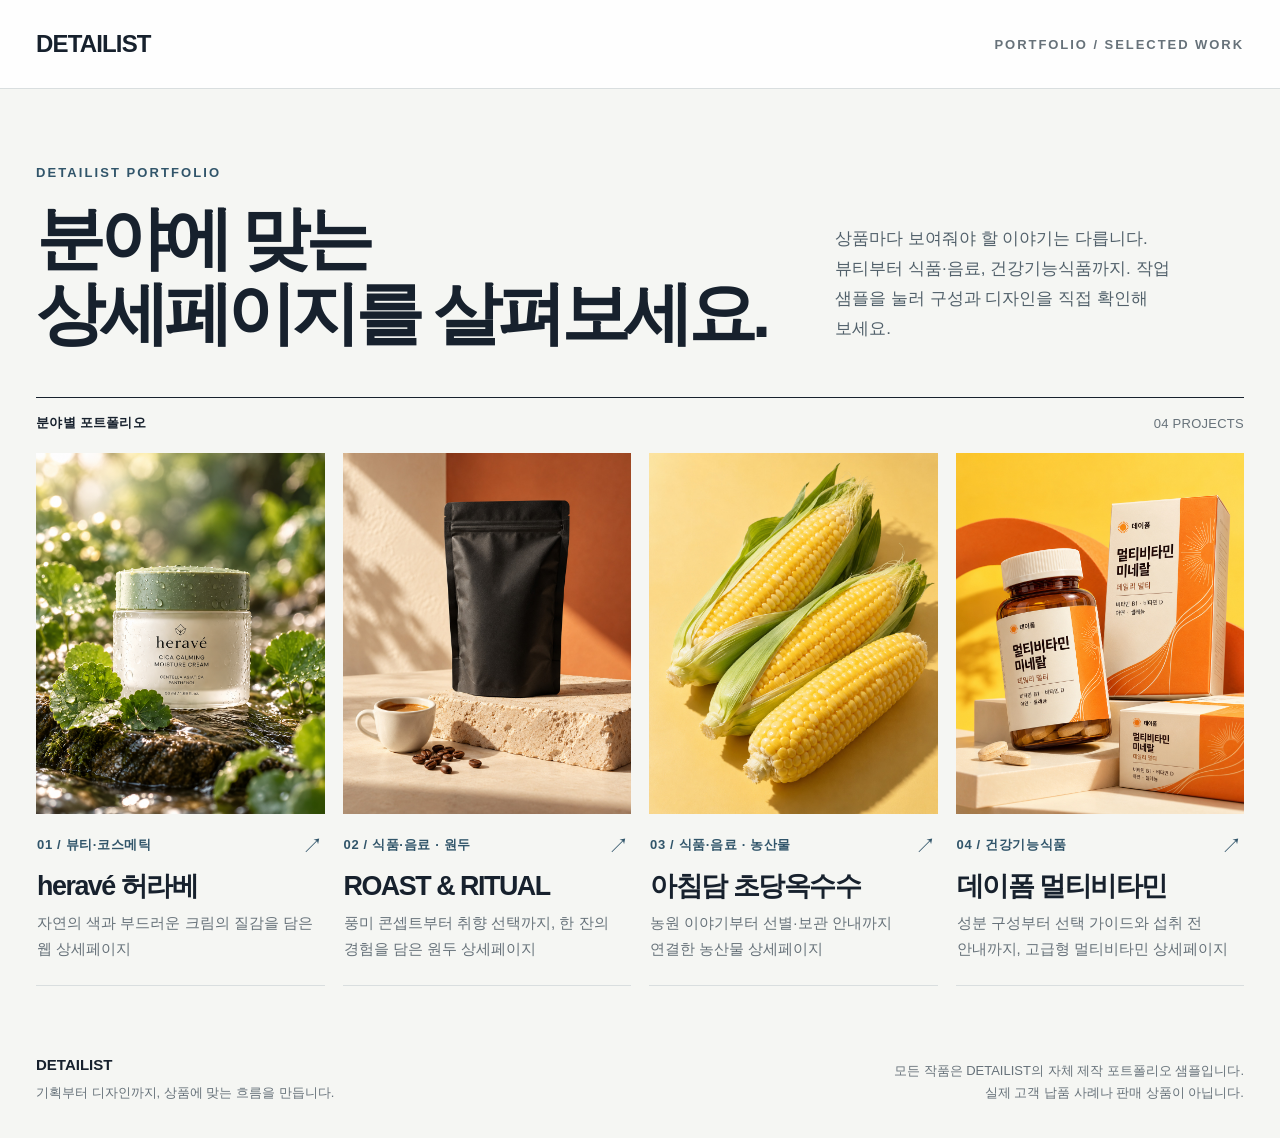
<file: vending.html>
<!doctype html><html lang="ko"><head><meta charset="utf-8"><meta name="viewport" content="width=device-width,initial-scale=1"><title>DETAILIST 포트폴리오</title><meta name="robots" content="noindex"><meta http-equiv="refresh" content="0;url=./"><link rel="icon" href="favicon.svg" type="image/svg+xml"><link rel="stylesheet" href="styles.css?v=20261016-detailist1"></head><body><main class="shell retired-page"><span class="eyebrow">DETAILIST PORTFOLIO</span><h1>새 포트폴리오에서<br>만나요.</h1><p>이 작업은 공개 목록에서 제외되었습니다.</p><a class="back-link" href="./">현재 포트폴리오 보기 →</a></main></body></html>
</file>
<file: styles.css>
:root{color-scheme:light;--ink:#17212d;--muted:#67727a;--line:#d9dedf;--paper:#f5f6f3;--white:#fff;--accent:#31556a;font-family:-apple-system,BlinkMacSystemFont,"Apple SD Gothic Neo","Noto Sans KR",Arial,sans-serif}
*{box-sizing:border-box}
html{scroll-behavior:smooth}
body{margin:0;background:var(--paper);color:var(--ink)}
a{color:inherit;text-decoration:none}
img{display:block;max-width:100%}
.shell{width:min(100% - 72px,1380px);margin:auto}
.site-header{border-bottom:1px solid var(--line);background:#ffffffeb}
.site-header .shell{min-height:88px;display:flex;align-items:center;justify-content:space-between;gap:24px}
.wordmark{font-size:24px;font-weight:800;letter-spacing:-.035em;white-space:nowrap}
.wordmark span{color:var(--accent)}
.header-note{font-size:13px;font-weight:600;letter-spacing:.15em;color:var(--muted)}
.intro{padding:76px 0 47px;display:grid;grid-template-columns:1.3fr .7fr;gap:40px;align-items:end}
.eyebrow{display:block;color:var(--accent);font-size:13px;font-weight:700;letter-spacing:.16em}
h1,h2,h3,p{margin:0}
.intro h1{font-size:clamp(48px,5.4vw,82px);line-height:1.08;letter-spacing:-.075em;font-weight:700;margin-top:21px}
.intro p{max-width:360px;font-size:17px;line-height:1.75;color:#52616b;word-break:keep-all;padding-bottom:7px}
.work-count{display:flex;align-items:center;justify-content:space-between;border-top:1px solid var(--ink);padding:16px 0 21px;font-size:13px;font-weight:650;letter-spacing:.02em}
.work-count span:last-child{color:var(--muted);font-weight:500}
.work-grid{display:grid;grid-template-columns:repeat(3,minmax(0,1fr));gap:18px}
.work-grid--four{grid-template-columns:repeat(4,minmax(0,1fr))}
.work-grid--four .work-image{height:auto;aspect-ratio:4/5}
.work-grid--four .work-info h2{font-size:clamp(23px,2.1vw,30px)}
.work-card.supplement .work-image img{object-position:center center}
.work-card{display:block;min-width:0;transition:transform .25s ease}
.work-card:hover{transform:translateY(-5px)}
.work-card:focus-visible,.back-link:focus-visible{outline:3px solid var(--accent);outline-offset:5px}
.work-image{height:clamp(300px,33vw,480px);overflow:hidden;background:#d7d8d4;position:relative}
.work-image img{width:100%;height:100%;object-fit:cover;transition:transform .55s ease}
.work-card:hover .work-image img{transform:scale(1.035)}
.work-card.beauty .work-image img{object-position:center 18%}
.work-card.coffee .work-image img{object-position:53% center}
.work-card.corn .work-image img{object-position:center center}
.work-info{padding:21px 1px 24px;border-bottom:1px solid var(--line)}
.work-top{display:flex;align-items:center;justify-content:space-between;gap:14px;color:var(--accent);font-size:13px;font-weight:700;letter-spacing:.05em}
.work-top b{font-size:21px;line-height:1;font-weight:400}
.work-info h2{font-size:clamp(24px,2.3vw,34px);line-height:1.2;letter-spacing:-.055em;margin:14px 0 8px;word-break:keep-all}
.work-info p{font-size:15px;line-height:1.7;color:var(--muted);word-break:keep-all}
.footer{padding:67px 0 35px;display:flex;align-items:end;justify-content:space-between;gap:30px;color:var(--muted);font-size:13px;line-height:1.65}
.footer strong{display:block;color:var(--ink);font-size:15px;margin-bottom:4px}
.footer span{text-align:right}
.project-intro{padding:69px 0 40px;display:grid;grid-template-columns:1fr .65fr;gap:50px;align-items:end}
.project-intro h1{font-size:clamp(52px,7vw,100px);line-height:1;letter-spacing:-.065em;margin-top:17px}
.project-intro p{font-size:17px;line-height:1.75;color:#4f6069;word-break:keep-all;padding-bottom:7px}
.back-link{display:inline-flex;align-items:center;gap:8px;font-size:14px;font-weight:650;color:var(--accent)}
.detail-nav{padding-top:25px}
.project-meta{border-top:1px solid var(--ink);display:flex;gap:22px;justify-content:space-between;padding:17px 0 22px;color:var(--muted);font-size:13px}
.project-image{width:min(100%,860px);height:auto;margin:0 auto;background:#fff;box-shadow:0 22px 70px #15253418}
.project-stage{padding:0 0 75px}
.project-end{text-align:center;padding:32px 0 68px}
.project-end .back-link{border-bottom:1px solid currentColor;padding-bottom:5px}
@media(max-width:900px){.intro,.project-intro{grid-template-columns:1fr;gap:18px}.intro{padding-top:57px}.intro p,.project-intro p{max-width:680px}.work-grid{grid-template-columns:repeat(2,minmax(0,1fr))}.work-image{height:440px}}
@media(max-width:620px){.shell{width:min(100% - 32px,1380px)}.site-header .shell{min-height:66px}.wordmark{font-size:20px}.header-note{font-size:11px;letter-spacing:.08em}.intro{padding:44px 0 34px}.intro h1{font-size:clamp(43px,11vw,63px);margin-top:15px}.intro p{font-size:16px}.work-grid{grid-template-columns:1fr;gap:27px}.work-image{height:min(116vw,500px)}.work-info{padding-top:18px}.work-info h2{font-size:28px}.footer{padding:50px 0 27px;display:block}.footer span{display:block;text-align:left;margin-top:14px}.project-intro{padding:45px 0 30px;gap:18px}.project-intro h1{font-size:clamp(47px,13vw,70px)}.project-intro p{font-size:16px}.project-meta{display:block;line-height:1.6}.project-meta span{display:block}.project-stage{padding-bottom:45px}}
@media(prefers-reduced-motion:reduce){html{scroll-behavior:auto}.work-card,.work-image img{transition:none}}

.skip-link{position:fixed;left:16px;top:12px;padding:12px 18px;z-index:10;background:var(--ink);color:#fff;transform:translateY(-160%)}
.skip-link:focus{transform:translateY(0)}
.project-intro .project-title--wide{font-size:clamp(38px,5.3vw,76px);line-height:1.13;word-break:keep-all}
.project-intro .project-title--korean{font-size:clamp(48px,6vw,84px);line-height:1.15;word-break:keep-all}
.sample-banner{max-width:860px;margin:0 auto;padding:16px 22px;background:#4d111b;color:#fff8f3;display:flex;align-items:center;justify-content:space-between;gap:16px;font-size:12px;letter-spacing:.06em}
.sample-banner span{font-size:11px;color:#e5cbd0}
.retired-page{padding-top:15vh;padding-bottom:10vh}.retired-page h1{font-size:clamp(36px,6vw,72px);line-height:1.2;margin:24px 0}.retired-page p{margin:24px 0 32px}
@media(max-width:420px){.header-note{font-size:9px;letter-spacing:.04em}.sample-banner{padding:13px 14px;font-size:11px}.sample-banner span{font-size:9px}.project-intro .project-title--wide{font-size:38px}}
</file>
<file: herave-full-v03.css>
/* heravé full detail v03 — fourteen original content blocks; all text / icons native. */
.herave-page{--h-forest:#243b2a;--h-olive:#566345;--h-cream:#f4f2e9;--h-line:#d9ddcc;--h-ink:#263328;background:#f7f7f2;color:var(--h-ink)}
.herave-page .wordmark{color:#253429}.herave-page .header-note{color:#56624e}.herave-page .site-header{background:#f7f7f2;border-color:var(--h-line)}
.h-symbols{position:absolute;width:0;height:0;overflow:hidden}
.h-detail{width:min(100%,960px);margin:24px auto 0;background:var(--h-cream)}
.h-detail *{min-width:0}.h-detail img{display:block;width:100%;height:100%;object-fit:cover}
.h-detail svg:not(.h-symbols){width:48px;height:48px;fill:none;stroke:currentColor;stroke-width:1.35;stroke-linecap:round;stroke-linejoin:round;flex:none}
.h-wrap{width:calc(100% - 112px);margin:0 auto}
.h-top-note{padding:17px 32px;border-bottom:1px solid var(--h-line);display:flex;align-items:center;justify-content:space-between;gap:16px;font-size:11px;line-height:1.6;color:#55614c;letter-spacing:.04em}
.h-detail h1,.h-detail h2,.h-detail h3{word-break:keep-all;overflow-wrap:break-word;letter-spacing:-.055em}
.h-detail h2{font-size:clamp(32px,4vw,49px);line-height:1.34;font-weight:650;margin:19px 0 24px}
.h-copy{font-size:18px;line-height:1.95;color:#52604e;word-break:keep-all}
.h-kicker{display:block;font-size:11px;font-weight:650;letter-spacing:.18em;line-height:1.7;color:var(--h-olive)}
.h-en{display:block;font-size:11px;font-weight:550;letter-spacing:.12em;line-height:1.8}
.h-fine{font-size:12px;line-height:1.85;color:#67715e;word-break:keep-all}
.h-light{color:#e0e8d8}
.h-section{padding:100px 0}
.h-section-heading{text-align:center;margin-bottom:48px}
.h-section-heading .h-copy{font-size:17px}
.h-short-rule{width:58px;height:1px;background:currentColor;opacity:.55;margin:30px 0}
.h-hero-grid{display:grid;grid-template-columns:1fr 1fr;background:#e9ebdd}
.h-hero-copy{padding:72px 28px 65px 52px;align-self:center}
.h-logo{font-family:Georgia,'Times New Roman',serif;font-size:62px;font-weight:400;line-height:1.1;letter-spacing:.015em}
.h-logo-sub{font-size:10px;letter-spacing:.21em;margin-top:11px;margin-bottom:62px}
.h-hero-lead{font-size:24px;line-height:1.7;letter-spacing:-.045em}
.h-hero h1{font-size:clamp(36px,4vw,52px);line-height:1.25;font-weight:750;margin:24px 0}
.h-hero .h-copy{font-size:17px}.h-hero .h-en{margin-top:38px;color:#5b6b50}
.h-hero-photo{height:850px}.h-hero-photo img{object-position:54% center}
.h-value-strip{display:grid;grid-template-columns:repeat(4,minmax(0,1fr));gap:18px;padding:34px 32px;background:#213526;color:#f1f4e6}
.h-value-strip div{text-align:center}.h-value-strip svg{margin:0 auto 14px}.h-value-strip span{display:block;font-size:13px;line-height:1.9;color:#e2e9d6}
.h-nature{position:relative;min-height:730px;background:#dce1d5;isolation:isolate}
.h-nature-photo{position:absolute;inset:0;z-index:-2}.h-nature-photo img{object-position:62% center}
.h-nature:after{content:'';position:absolute;inset:0;background:linear-gradient(90deg,rgba(248,247,238,.97),rgba(248,247,238,.83) 40%,rgba(248,247,238,.05) 85%);z-index:-1}
.h-nature-copy{padding:110px 0}.h-nature h2{font-size:51px}.h-nature .h-copy{margin:24px 0 44px}
.h-ingredients{padding:100px 0 72px;background:#233c2b;color:#f4f5e9}.h-ingredients>.h-wrap>h2{margin-bottom:26px}
.h-ingredient-grid{display:grid;grid-template-columns:repeat(3,minmax(0,1fr));gap:36px;margin-top:58px;text-align:center}
.h-ingredient-visual{width:100%;max-width:200px;aspect-ratio:1;margin:0 auto 22px;border-radius:50%;overflow:hidden;border:1px solid #8a9c78}
.h-ingredient-visual img{object-position:73% center}.h-ingredient-grid article:nth-child(2) img{object-position:36% center}
.h-ingredient-grid h3{font-size:23px;margin-bottom:12px;font-weight:550}.h-ingredient-grid p{font-size:13px;line-height:1.9;color:#d4dec9}
.h-water{background:radial-gradient(circle at 30% 20%,#dbe8de,#7a9c85 55%,#3d624c);display:grid;place-items:center;color:#f3f7ef}.h-water svg{width:90px!important;height:90px!important;stroke-width:1}
.h-ingredients .h-fine{margin-top:45px}
.h-point{display:grid;grid-template-columns:1fr 1fr;align-items:stretch;min-height:640px}
.h-point-copy{width:auto;margin:0;padding:80px 42px;align-self:center}.h-point h2{font-size:38px}
.h-point-photo{position:relative;min-height:640px}.h-point-photo>img{position:absolute;inset:0}
.h-point-green{background:#253f2c;color:#f2f4e7}.h-point-green .h-point-photo img{object-position:72% center}
.h-point-green .h-en{color:#dbe4cf}.h-point-cream{background:#f4eee3}.h-point-cream .h-point-photo img{object-position:40% center}
.h-point-soft{background:#e9ecdf}.h-point-soft .h-point-photo img{object-position:55% center}
.h-point .h-copy{font-size:17px}.h-point .h-fine{font-size:11px}
.h-lineup{background:#f8f6ee}.h-lineup-photo{max-width:720px;aspect-ratio:4/3;margin:auto;background:#ede6d8}
.h-lineup-photo img{object-fit:contain}
.h-lineup-grid{display:grid;grid-template-columns:repeat(3,minmax(0,1fr));gap:20px;text-align:center;margin-top:34px}
.h-lineup-grid .h-en{font-size:10px;color:#617251}.h-lineup-grid h3{font-size:22px;line-height:1.5;margin:13px 0}
.h-lineup-grid p{font-size:16px;line-height:1.9;color:#5d6854;word-break:keep-all}.h-lineup>.h-wrap>.h-fine{text-align:center;margin-top:36px}
.h-reasons{background:#e7ebdd}.h-reason-grid{display:grid;grid-template-columns:repeat(2,minmax(0,1fr));gap:0}
.h-reason-grid article{padding:35px 22px;text-align:center}.h-reason-grid article:nth-child(odd){border-right:1px solid #c6cfb6}.h-reason-grid article:nth-child(-n+2){border-bottom:1px solid #c6cfb6}
.h-reason-grid svg{margin:auto auto 23px;color:#4a6240}.h-reason-grid h3{font-size:21px;line-height:1.5;margin-bottom:13px}.h-reason-grid p{font-size:16px;line-height:1.8;color:#5a6852}
.h-use{background:#f8f5ee}.h-steps{display:grid;grid-template-columns:repeat(3,minmax(0,1fr));gap:22px}
.h-step-photo{aspect-ratio:4/5;background:#eadfce;overflow:hidden}.h-steps .h-kicker{margin-top:25px;font-size:10px}
.h-steps h3{font-size:21px;line-height:1.5;margin:12px 0}.h-steps p{font-size:15px;line-height:1.9;color:#5f6956;word-break:keep-all}
.h-use .h-fine{margin-top:40px}
.h-brand-grid{display:grid;grid-template-columns:1fr 1fr;background:#e9e9db}.h-brand-copy{padding:78px 42px 65px 52px;align-self:center}
.h-brand h2{font-size:40px}.h-brand .h-copy{font-size:17px}.h-brand-photo{height:660px}.h-brand-photo img{object-position:40% center}
.h-brand-values{display:grid;grid-template-columns:repeat(4,minmax(0,1fr));gap:18px;padding:36px 30px;background:#eeefe4;text-align:center}
.h-brand-values svg{margin:auto auto 15px;color:#536448}.h-brand-values p{font-size:12px;color:#556449;line-height:1.7;word-break:keep-all}
.h-recommend{display:grid;grid-template-columns:1.05fr .95fr;background:#f7f7ee}.h-recommend-copy{padding:80px 36px 70px 52px;align-self:center}.h-recommend h2{font-size:39px}
.h-recommend ul{list-style:none;margin:30px 0 0;padding:0}.h-recommend li{position:relative;padding-left:25px;font-size:16px;line-height:1.85;word-break:keep-all}.h-recommend li+li{margin-top:17px}.h-recommend li:before{content:'✓';position:absolute;left:0;top:1px;color:#576d44;font-weight:700}
.h-recommend .h-fine{margin-top:32px}.h-recommend-photo{height:700px}.h-recommend-photo img{object-position:47% center}
.h-reviews{background:#eeeade}.h-review-list{display:grid;gap:20px}.h-review-list article{display:grid;grid-template-columns:1fr 180px;gap:28px;align-items:center;padding:28px 28px 28px 34px;background:#fcfaf5;border:1px solid #d9dbce;border-radius:8px}
.h-review-list article>img{height:165px;border-radius:4px}.h-stars{color:#93610d;font-size:19px;letter-spacing:.06em}
.h-review-list p{font-size:18px;line-height:1.9;word-break:keep-all;margin:13px 0 15px;color:#4f5b49}.h-review-caption{font-size:11px;line-height:1.8;color:#6a735f}
.h-faq{background:#fafaf4}.h-faq details{border-top:1px solid #cbd2be}.h-faq details:last-child{border-bottom:1px solid #cbd2be}
.h-faq summary{display:flex;align-items:center;justify-content:space-between;gap:24px;min-height:86px;padding:23px 4px;list-style:none;font-size:18px;font-weight:550;line-height:1.7;cursor:pointer;letter-spacing:-.035em;word-break:keep-all}.h-faq summary::-webkit-details-marker{display:none}
.h-faq summary:after{content:'+';font-size:26px;font-weight:300;color:#4a6140;flex:none}.h-faq details[open] summary:after{content:'−'}.h-faq details p{font-size:16px;line-height:1.95;color:#5d6854;padding:0 42px 28px 4px;word-break:keep-all}
.h-faq summary:focus-visible{outline:2px solid #4b653c;outline-offset:3px}
.h-close{position:relative;min-height:530px;display:flex;align-items:center;isolation:isolate;background:#243b2a;color:#f3f5e9}
.h-close-photo{position:absolute;inset:0;z-index:-2;object-position:75% center}.h-close:after{content:'';position:absolute;inset:0;background:linear-gradient(90deg,rgba(27,49,30,.97),rgba(27,49,30,.86) 40%,rgba(27,49,30,.1));z-index:-1}
.h-close-copy{padding:80px 56px}.h-close h2{font-size:42px;margin:22px 0 34px}.h-button{display:inline-flex;align-items:center;justify-content:space-between;gap:30px;min-height:50px;padding:15px 23px;background:#f1f1e5;color:#31432b;border-radius:30px;font-size:14px;line-height:1.5}.h-button:focus-visible{outline:3px solid white;outline-offset:4px}.h-button:hover{background:#fff}
.h-bottom-note{width:min(100% - 40px,850px);margin:24px auto 0;color:#626e57;font-size:12px;line-height:1.9}.h-bottom-note p{margin-top:8px;word-break:keep-all}
@media(max-width:800px){
 .h-wrap{width:calc(100% - 72px)}.h-hero-copy{padding:60px 24px 50px 36px}.h-hero-photo{height:770px}.h-hero h1{font-size:43px}.h-logo{font-size:56px}
 .h-point-copy{padding:56px 30px}.h-point h2{font-size:33px}.h-point-photo{min-height:600px}
 .h-brand-copy,.h-recommend-copy{padding-left:36px;padding-right:28px}.h-brand h2,.h-recommend h2{font-size:34px}.h-brand-photo{height:650px}
 .h-lineup-grid h3{font-size:20px}.h-steps h3{font-size:18px}.h-steps p{font-size:14px}
}
@media(max-width:620px){
 .h-detail{margin-top:20px}.h-wrap{width:calc(100% - 40px)}.h-top-note{padding:14px 20px;font-size:9px;gap:12px}.h-top-note span{max-width:125px;text-align:right}
 .h-section{padding:65px 0}.h-section-heading{margin-bottom:34px}.h-detail h2{font-size:32px;margin:17px 0 20px}.h-copy{font-size:16px;line-height:1.95}.h-kicker{font-size:10px;letter-spacing:.14em}.h-fine{font-size:11px}.h-en{font-size:10px}
 .h-hero-grid{grid-template-columns:1fr}.h-hero-copy{padding:48px 28px 38px}.h-logo{font-size:56px}.h-logo-sub{font-size:9px;margin-bottom:38px}.h-hero-lead{font-size:22px}.h-hero h1{font-size:43px;margin:20px 0 23px}.h-hero .h-copy{font-size:16px}.h-hero .h-en{margin-top:26px}
 .h-hero-photo{height:auto;aspect-ratio:4/5}.h-value-strip{grid-template-columns:repeat(2,minmax(0,1fr));gap:28px 18px;padding:28px 20px}.h-value-strip span{font-size:12px}.h-value-strip svg{width:38px!important;height:38px!important;margin-bottom:10px}
 .h-nature{min-height:620px}.h-nature-copy{padding:67px 0}.h-nature:after{background:linear-gradient(90deg,rgba(248,247,238,.96),rgba(248,247,238,.74) 60%,rgba(248,247,238,.32))}.h-nature .h-copy{font-size:16px;margin-bottom:35px}
 .h-ingredients{padding:65px 0 52px}.h-ingredient-grid{gap:12px;margin-top:38px}.h-ingredient-visual{margin-bottom:16px}.h-ingredient-grid h3{font-size:17px;line-height:1.5;margin-bottom:9px}.h-ingredient-grid p{font-size:10px;line-height:1.8;overflow-wrap:break-word}.h-water svg{width:45px!important;height:45px!important}.h-ingredients .h-fine{margin-top:30px}
 .h-point{grid-template-columns:1fr;min-height:0}.h-point-copy{width:auto;margin:0;padding:50px 26px;grid-row:1}.h-point-photo{min-height:0;height:390px;grid-row:2}.h-point h2{font-size:33px}.h-point .h-copy{font-size:16px}.h-point .h-fine{font-size:11px}.h-short-rule{margin:26px 0}
 .h-lineup-photo{max-width:720px}.h-lineup-grid{gap:12px;margin-top:24px}.h-lineup-grid .h-en{font-size:8px;letter-spacing:.02em}.h-lineup-grid h3{font-size:16px;margin:10px 0;line-height:1.5}.h-lineup-grid p{font-size:12px;line-height:1.8}
 .h-reason-grid article{padding:27px 12px}.h-reason-grid h3{font-size:17px;line-height:1.6}.h-reason-grid p{font-size:13px}.h-reason-grid svg{width:40px!important;height:40px!important;margin-bottom:17px}
 .h-steps{grid-template-columns:1fr;gap:40px}.h-step-photo{width:100%;aspect-ratio:4/5}.h-steps .h-kicker{margin-top:20px}.h-steps h3{font-size:22px;margin:9px 0}.h-steps p{font-size:16px}.h-use .h-fine{margin-top:32px}
 .h-brand-grid{grid-template-columns:1fr}.h-brand-copy{padding:54px 26px 32px}.h-brand h2{font-size:34px}.h-brand .h-copy{font-size:16px}.h-brand-photo{height:auto;aspect-ratio:4/3}.h-brand-values{grid-template-columns:repeat(2,minmax(0,1fr));gap:28px 18px;padding:30px 20px}.h-brand-values svg{width:38px!important;height:38px!important}.h-brand-values p{font-size:12px}
 .h-recommend{grid-template-columns:1fr}.h-recommend-copy{padding:55px 26px 35px}.h-recommend h2{font-size:33px}.h-recommend li{font-size:16px}.h-recommend-photo{height:auto;aspect-ratio:4/5}
 .h-review-list{gap:15px}.h-review-list article{grid-template-columns:1fr 76px;gap:14px;padding:22px 17px}.h-review-list article>img{height:105px}.h-stars{font-size:15px}.h-review-list p{font-size:15px;margin:10px 0 12px}.h-review-list p br{display:none}.h-review-caption{font-size:10px}
 .h-faq summary{min-height:80px;padding:22px 3px;font-size:16px;gap:16px}.h-faq details p{font-size:15px;padding:0 14px 25px 3px}
 .h-close{min-height:410px}.h-close-copy{padding:60px 26px}.h-close h2{font-size:32px}.h-close:after{background:linear-gradient(90deg,rgba(27,49,30,.94),rgba(27,49,30,.7) 65%,rgba(27,49,30,.3))}.h-button{font-size:13px}
 .h-bottom-note{font-size:11px}
}
@media(prefers-reduced-motion:reduce){.herave-page{scroll-behavior:auto}}
</file>
<file: supplement-review-v05.css>
:root{font-family:-apple-system,BlinkMacSystemFont,'Apple SD Gothic Neo','Noto Sans KR',sans-serif;color:#392b1c;background:#f3efe5;--v-orange:#b74c14;--v-yellow:#ffdf5d;--v-cream:#fffaf0;--v-ink:#392b1c;--v-muted:#6d5941}*{box-sizing:border-box}body{margin:0}a{color:inherit;text-decoration:none}h1,h2,h3,p{margin:0}a:focus-visible{outline:3px solid #a9481a;outline-offset:5px}.review-note{max-width:1000px;margin:0 auto;display:flex;justify-content:space-between;gap:20px;padding:24px 30px;align-items:center;font-size:10px;color:#785e41}.review-note>a{font-size:18px;font-weight:800;letter-spacing:-.04em}.vitamin-review{max-width:1000px;margin:auto;overflow:clip;background:var(--v-cream)}.vitamin-review h1,.vitamin-review h2,.vitamin-review h3,.vitamin-review p{word-break:keep-all;overflow-wrap:break-word}.v-hero{background:#fff0a8;position:relative;isolation:isolate;padding-bottom:35px}.v-brand{padding:37px 64px;display:flex;justify-content:space-between;align-items:center;gap:20px;border-bottom:1px solid #cb9f4944;position:relative;z-index:1}.v-logo{display:inline-flex;align-items:center;gap:12px;font-size:31px;font-weight:800;letter-spacing:-.075em}.v-logo i{position:relative;display:block;width:24px;height:24px;border-radius:50%;background:#de631f;box-shadow:0 0 0 5px #e18b2422}.v-logo i:after{content:'';position:absolute;border:1px solid #de631f;border-radius:50%;inset:-7px}.v-brand>span{font-size:12px;color:#775627;letter-spacing:-.01em}.v-hero-copy{padding:55px 64px 0;position:relative;z-index:2}.v-eyebrow{display:block;color:#974313;font-size:15px;font-weight:750;letter-spacing:-.02em;margin-bottom:22px}.v-hero h1{font-size:clamp(46px,6.6vw,76px);font-weight:750;letter-spacing:-.075em;line-height:1.19}.v-hero h1 em{font-style:normal;color:#ba4913;position:relative;display:inline-block}.v-hero h1 em:after{content:'';position:absolute;bottom:-7px;left:2px;right:3px;height:5px;background:#e8812d;transform:rotate(-1.5deg)}.v-hero-copy>p{font-size:21px;color:#6a5238;line-height:1.8;letter-spacing:-.04em;margin-top:30px}.v-tag-row{display:flex;gap:14px;align-items:center;margin-top:28px;font-size:13px;font-weight:650;color:#935022}.v-tag-row>span{border:1px solid #b46a2e;padding:9px 16px;border-radius:30px;background:#fff8dc}.v-tag-row>b{font-size:19px;font-weight:400}.v-product{width:100%;height:940px;overflow:hidden;margin-top:-10px;position:relative;z-index:0}.v-product>img{display:block;width:100%;height:100%;object-fit:cover;object-position:center 55%}.v-ribbon{position:relative;z-index:3;display:flex;justify-content:center;gap:27px;align-items:center;min-width:110%;margin:-27px -5% 0;padding:22px 0;background:#dd5919;transform:rotate(-3deg);color:#fff9e6;font-size:17px;line-height:1.5;font-weight:700;letter-spacing:-.025em;border-top:1px solid #ed9b40;border-bottom:1px solid #ed9b40}.v-ribbon i{font-style:normal;font-size:29px;line-height:1;color:#ffe386}.v-intro,.v-formula{padding:82px 64px}.v-section-top{display:flex;justify-content:space-between;align-items:center;gap:20px;font-size:12px;font-weight:750;color:#8d4c1f;letter-spacing:.02em;margin-bottom:35px}.v-section-top>span:last-child{font-size:10px;font-weight:500;color:#846d51}.vitamin-review h2{font-size:clamp(32px,4.5vw,48px);font-weight:700;line-height:1.42;letter-spacing:-.06em}.vitamin-review h2 em{font-style:normal;color:#b74c14}.v-intro>p{font-size:19px;line-height:1.9;color:var(--v-muted);margin-top:29px;letter-spacing:-.025em}.v-three{display:grid;grid-template-columns:repeat(3,minmax(0,1fr));gap:25px;margin-top:44px}.v-three article{border-top:2px solid #e7b149;padding-top:24px}.v-three article>span{display:block;font:italic 26px/1 Georgia,serif;color:#b25b1c}.v-three h3{font-size:21px;line-height:1.4;letter-spacing:-.035em;margin-top:19px}.v-three p{font-size:15px;line-height:1.85;color:var(--v-muted);margin-top:13px}.v-formula{background:#ffe584}.v-element-grid{display:grid;grid-template-columns:repeat(2,minmax(0,1fr));gap:17px;margin-top:42px}.v-element-grid article{padding:31px;background:#fffaf0;border:1px solid #e2b958;position:relative;overflow:hidden}.v-element-grid article:after{content:'';position:absolute;right:-40px;top:8px;width:170px;height:170px;border:1px solid #e3bd712e;border-radius:50%;box-shadow:0 0 0 24px #e3bd7117,0 0 0 49px #e3bd710d}.v-element-grid article>span{display:block;font-size:11px;font-weight:650;color:#956127}.v-element-grid b{display:block;font:80px/1.2 Georgia,serif;letter-spacing:-.055em;color:#ca601d;margin-top:19px;position:relative;z-index:1}.v-element-grid sub{font-size:.4em}.v-element-grid h3{font-size:23px;letter-spacing:-.03em;margin-top:23px}.v-element-grid p{font-size:15px;line-height:1.8;color:#725536;margin-top:12px;position:relative;z-index:1}.v-footnote{font-size:11px;line-height:1.9;color:#6c522e;margin-top:28px}.v-source{display:inline-block;font-size:10px;line-height:1.6;text-decoration:underline;text-underline-offset:4px;margin-top:16px}.review-footer{max-width:1000px;padding:32px 30px 45px;margin:auto}.review-footer strong{font-size:16px;letter-spacing:-.03em}.review-footer p{font-size:12px;line-height:1.8;color:#7b6952;margin-top:11px}
@media(max-width:800px){.v-brand{padding:31px 44px}.v-hero-copy{padding:45px 44px 0}.v-product{height:auto;aspect-ratio:1/1.1}.v-intro,.v-formula{padding:70px 44px}.v-ribbon{gap:22px;font-size:15px}.v-element-grid article{padding:25px}}
@media(max-width:600px){.review-note{padding:22px;font-size:8px;gap:15px}.review-note>a{font-size:16px}.v-brand{padding:29px 23px}.v-logo{font-size:28px;gap:12px}.v-logo i{width:20px;height:20px}.v-logo i:after{inset:-5px}.v-brand>span{font-size:9px}.v-hero-copy{padding:39px 23px 0}.v-eyebrow{font-size:12px;margin-bottom:20px}.v-hero h1{font-size:40px;line-height:1.26}.v-hero h1 em:after{height:3px;bottom:-5px}.v-hero-copy>p{font-size:16px;margin-top:24px;line-height:1.85}.v-tag-row{margin-top:23px;font-size:11px;gap:10px}.v-tag-row>span{padding:7px 13px}.v-product{aspect-ratio:4/5;margin-top:15px}.v-ribbon{min-width:180%;margin-left:-40%;margin-top:-20px;font-size:12px;gap:19px;padding:17px 0}.v-ribbon i{font-size:23px}.v-hero{padding-bottom:25px}.v-intro,.v-formula{padding:58px 23px}.v-section-top{font-size:11px;margin-bottom:27px}.v-section-top>span:last-child{font-size:9px}.vitamin-review h2{font-size:29px;line-height:1.48}.v-intro>p{font-size:15px;line-height:1.95;margin-top:23px}.v-three{grid-template-columns:1fr;gap:23px;margin-top:34px}.v-three article{display:grid;grid-template-columns:37px 1fr;gap:0 14px;padding-top:22px}.v-three article>span{grid-row:span 2;font-size:25px}.v-three h3{font-size:20px;margin:0}.v-three p{font-size:14px;line-height:1.85;margin-top:8px}.v-three p br{display:none}.v-element-grid{gap:12px;margin-top:31px}.v-element-grid article{padding:22px 15px}.v-element-grid article>span{font-size:10px}.v-element-grid b{font-size:62px;margin-top:15px}.v-element-grid article:after{width:120px;height:120px;right:-45px}.v-element-grid h3{font-size:19px;margin-top:20px}.v-element-grid p{font-size:12px;line-height:1.85;margin-top:11px}.v-footnote{font-size:10px}.review-footer{padding:28px 22px 36px}.review-footer p{font-size:11px}}
@media(max-width:359px){.v-hero h1{font-size:35px}.v-brand>span{font-size:8px}.vitamin-review h2{font-size:26px}.v-hero-copy>p{font-size:14px}.v-tag-row{font-size:10px}.v-element-grid article{padding:20px 12px}.v-element-grid h3{font-size:17px}.v-element-grid b{font-size:56px}}
@media(prefers-reduced-motion:reduce){html{scroll-behavior:auto}}
</file>
<file: dayform-full-v06.css>
/* The approved v05 hero remains untouched; these components extend its system. */
html{scroll-behavior:smooth}.vitamin-body{background:#f3efe5}.v-skip{position:fixed;top:12px;left:15px;z-index:20;padding:12px 17px;background:#392b1c;color:white;transform:translateY(-160%)}.v-skip:focus{transform:none}.v-return{width:min(100% - 60px,1000px);margin:0 auto;display:flex;justify-content:space-between;gap:20px;padding:0 0 24px;font-size:12px;font-weight:650;color:#80502d}.f-symbols{position:absolute;width:0;height:0;overflow:hidden}.vitamin-full{box-shadow:0 22px 70px #5e38130c}.vitamin-full section{scroll-margin-top:25px}.vitamin-full img{display:block;max-width:100%}.vitamin-full *{min-width:0}.f-section{padding:82px 64px}.f-copy{font-size:19px;line-height:1.9;color:var(--v-muted);letter-spacing:-.025em;margin-top:28px}.f-small{display:block;font-size:11px;line-height:1.9;color:#765b3e;letter-spacing:-.01em}.f-top-gap{margin-top:27px}.f-kicker{display:block;font-size:12px;font-weight:750;line-height:1.8;color:#8d4c1f;letter-spacing:.02em;margin-bottom:28px}.f-photo{overflow:hidden}.f-photo img{width:100%;height:100%;object-fit:cover}.f-wide{aspect-ratio:3/2;width:100%}.f-detail{display:grid;grid-template-columns:.95fr 1.05fr;background:#fffaf0}.f-detail-copy{padding-right:38px;align-self:center}.f-detail .v-section-top{display:block;margin-bottom:29px}.f-detail .v-section-top>span:last-child{display:block;margin-top:10px}.vitamin-full .f-detail h2{font-size:40px;line-height:1.45}.f-detail .f-copy{font-size:17px}.f-photo-detail{min-height:700px}.f-photo-detail img{object-position:49% center}.f-type-line{padding-top:23px;border-top:1px solid #d4b995;margin-top:36px}.f-type-line b{font-size:27px;letter-spacing:-.065em}.f-type-line span{display:block;font-size:11px;letter-spacing:-.01em;color:#855d37;margin-top:9px}.f-map{background:#bf4e18;color:#fff8e3;position:relative;isolation:isolate;overflow:hidden}.f-map:before{content:'';position:absolute;bottom:-260px;right:-140px;width:560px;height:560px;border:1px solid #ffe6a424;border-radius:50%;box-shadow:0 0 0 45px #ffe6a40a,0 0 0 90px #ffe6a40a;z-index:-1}.f-map .v-section-top,.f-map .v-section-top>span:last-child{color:#ffe9ba}.vitamin-full .f-map h2 em{color:#ffe18a}.f-map .f-copy{color:#ffedce}.f-map-flow{display:grid;grid-template-columns:1fr 20px 1fr 20px 1fr;gap:12px;align-items:center;margin-top:42px}.f-map-flow article{background:#fff7df;color:#492d18;padding:29px 18px;min-height:186px;border-top:3px solid #ffcf5a}.f-map-flow article>span{font:italic 24px Georgia,serif;color:#a75c22}.f-map-flow h3{font-size:20px;line-height:1.5;letter-spacing:-.045em;margin-top:19px}.f-map-flow p{font-size:13px;line-height:1.8;margin-top:10px;color:#80532c}.f-map-flow>b{text-align:center;font-size:23px;color:#ffdb8d;font-weight:400}.f-map-bottom{padding-top:30px;border-top:1px solid #ffe4af66;margin-top:36px}.f-map-bottom strong{font-size:19px;line-height:1.75;letter-spacing:-.03em}.f-map-bottom p{font-size:14px;line-height:1.85;color:#ffe6c3;margin-top:11px}.f-selection{background:#fffaf0}.f-selection-grid{display:grid;grid-template-columns:1fr 1fr;gap:45px;margin-top:43px;align-items:stretch}.f-hand{min-height:590px;background:#f2e6ca}.f-hand img{object-position:center center}.f-guide{align-self:center}.f-guide article+article{border-top:1px solid #dfc39a;padding-top:28px;margin-top:28px}.f-guide article>span{font-size:11px;font-weight:750;color:#a35420;line-height:1.6}.f-guide h3{font-size:22px;line-height:1.6;letter-spacing:-.04em;margin-top:11px}.f-guide p{font-size:16px;line-height:1.9;color:var(--v-muted);margin-top:12px}.f-label{background:#f7ecd7}.f-label-grid{display:grid;grid-template-columns:1.25fr .75fr;gap:46px;align-items:center;margin-top:45px}.f-label-sheet{background:#fffdf5;border:1px solid #ccb38d;padding:31px;box-shadow:11px 11px 0 #e9d6ae}.f-label-sheet>span{font-size:10px;line-height:1.7;color:#955d2d}.f-label-sheet h3{font-size:30px;line-height:1.5;letter-spacing:-.055em;padding-bottom:19px;border-bottom:3px solid #6e431f;margin-top:18px}.f-label-sheet dl{margin:0}.f-label-sheet dl>div{padding:20px 0;border-bottom:1px solid #ddc9a6}.f-label-sheet dt{font-size:16px;font-weight:700;line-height:1.65;letter-spacing:-.025em}.f-label-sheet dd{margin:7px 0 0;font-size:12px;line-height:1.8;color:#796348}.f-label-sheet>p{font-size:10px;line-height:1.8;color:#8b6537;margin-top:21px}.f-display{display:block;font-size:30px;font-weight:700;line-height:1.55;letter-spacing:-.055em;color:#a94c1a}.f-label-side .f-copy{font-size:17px;margin-top:25px}.f-label-side .f-small{font-size:11px;margin-top:25px}.f-routine{background:#fff5d8}.f-routine-heading{padding-bottom:48px}.f-routine-steps{display:grid;grid-template-columns:repeat(3,minmax(0,1fr));gap:29px;padding:39px 64px 65px}.f-routine-steps article{border-top:2px solid #e6b84c;padding-top:23px}.f-routine-steps article>span{font:italic 26px Georgia,serif;color:#ae5c22}.f-routine-steps h3{font-size:21px;line-height:1.5;letter-spacing:-.04em;margin-top:18px}.f-routine-steps p{font-size:15px;line-height:1.9;color:var(--v-muted);margin-top:12px}.f-intake{background:#fffaf0}.f-intake-grid{display:grid;grid-template-columns:repeat(3,minmax(0,1fr));gap:29px;margin-top:42px}.f-intake-grid article{padding-top:28px;border-top:1px solid #d7bc96}.f-intake-grid svg{width:43px;height:43px;fill:none;stroke:#ae551d;stroke-width:1.3;stroke-linecap:round;stroke-linejoin:round;display:block;margin-bottom:23px}.f-intake-grid h3{font-size:21px;letter-spacing:-.04em;line-height:1.5}.f-intake-grid p{font-size:15px;line-height:1.9;color:var(--v-muted);margin-top:14px}.f-caution{background:#48301e;color:#fff7e3}.f-caution .v-section-top,.f-caution .v-section-top>span:last-child{color:#f5cf8a}.vitamin-full .f-caution h2 em{color:#ffd778}.f-caution .f-copy{color:#ecd8bd}.f-caution-list{margin-top:37px}.f-caution-list article{display:grid;grid-template-columns:37px 1fr;gap:24px;padding:28px 0;border-top:1px solid #e7c99c55}.f-caution-list article:last-child{border-bottom:1px solid #e7c99c55}.f-caution-list article>b{font:italic 25px Georgia,serif;color:#f7ca78}.f-caution-list h3{font-size:22px;line-height:1.65;letter-spacing:-.03em}.f-caution-list p{font-size:15px;line-height:1.85;color:#e7cfaf;margin-top:11px}.f-caution .v-source{color:#f6d49a;margin-top:23px}.f-package{background:#fffaf0}.f-package-heading{padding-bottom:48px}.f-package-labels{display:grid;grid-template-columns:repeat(3,minmax(0,1fr));gap:25px;padding:33px 64px 0}.f-package-labels article{border-top:1px solid #d4b88b;padding-top:20px}.f-package-labels span{font-size:11px;color:#a45621;font-weight:700}.f-package-labels h3{font-size:21px;letter-spacing:-.035em;line-height:1.5;margin-top:12px}.f-package-labels p{font-size:13px;line-height:1.8;color:var(--v-muted);margin-top:9px}.f-package-note{padding:0 64px 59px;margin-top:27px}.f-storage{display:grid;grid-template-columns:.95fr 1.05fr;gap:48px;background:#f8e7bb;border-top:1px solid #d9bc82;border-bottom:1px solid #d9bc82}.vitamin-full .f-storage h2{font-size:39px}.f-storage h3{font-size:21px;line-height:1.6;letter-spacing:-.035em}.f-storage p{font-size:15px;line-height:1.9;color:var(--v-muted);margin-top:12px}.f-storage article+article{padding-top:27px;border-top:1px solid #d2b47e;margin-top:27px}.f-faq{background:#fffaf0}.f-faq-list{margin-top:39px;border-top:2px solid #a65020}.f-faq details{border-bottom:1px solid #dfc8a2}.f-faq summary{display:grid;grid-template-columns:57px 1fr 22px;align-items:baseline;gap:16px;cursor:pointer;list-style:none;padding:27px 0;font-size:20px;font-weight:650;line-height:1.7;letter-spacing:-.035em;word-break:keep-all}.f-faq summary::-webkit-details-marker{display:none}.f-faq summary>span{font-size:10px;line-height:1.8;font-weight:700;color:#a55e29;letter-spacing:0}.f-faq summary:after{content:'+';font-size:23px;font-weight:400;text-align:center;color:#a85520}.f-faq details[open] summary:after{content:'−'}.f-faq details>div{padding:0 35px 28px 73px}.f-faq details p{font-size:16px;line-height:1.95;color:var(--v-muted)}.f-faq summary:focus-visible{outline:3px solid #b74c14;outline-offset:5px}.f-information{background:#f0e5ce}.f-information dl{border-top:1px solid #b29265;margin:38px 0 0}.f-information dl>div{display:grid;grid-template-columns:145px 1fr;gap:25px;border-bottom:1px solid #d3bd99;padding:21px 0;font-size:14px;line-height:1.8;letter-spacing:-.02em}.f-information dt{font-weight:700}.f-information dd{margin:0;color:#735b40}.f-close{background:#ffdf6d}.f-close-heading{padding-bottom:47px}.f-close-display{font-size:clamp(42px,6.5vw,65px);font-weight:750;line-height:1.3;letter-spacing:-.07em}.f-close-display em{font-style:normal;color:#b74c14}.vitamin-full .f-close h2{font-size:25px;line-height:1.8;letter-spacing:-.04em;font-weight:500;color:#835622;margin-top:26px}.f-close-bottom{padding:41px 64px 47px;display:grid;grid-template-columns:1fr auto;align-items:center;gap:25px;background:#bf4e18;color:#fff6df}.f-close-bottom>strong{font-size:34px;line-height:1.3;font-weight:800;letter-spacing:-.065em}.f-close-bottom>strong span{display:block;font-size:11px;line-height:1.9;font-weight:500;letter-spacing:-.01em;margin-top:10px;color:#ffe1b0}.f-cta{display:flex;gap:33px;align-items:center;justify-content:space-between;padding:19px 22px;min-height:56px;background:#fff1c7;color:#78411c;font-size:13px;line-height:1.65;font-weight:700;letter-spacing:-.02em}.f-cta>b{font-size:20px;font-weight:400}.f-close-bottom>p{grid-column:1/-1;font-size:10px;line-height:1.8;color:#ffe5bf;margin-top:0}.review-footer{display:flex;justify-content:space-between;gap:25px;align-items:center}.review-footer>a{font-size:12px;line-height:1.8;color:#7f5935}
/* Tablet: two columns stay balanced; repeated cells share padding. */
@media(max-width:800px){.f-section{padding:70px 44px}.f-detail{grid-template-columns:1fr 1fr}.f-detail-copy{padding-right:27px}.vitamin-full .f-detail h2{font-size:32px}.f-detail .f-copy{font-size:15px}.f-photo-detail{min-height:650px}.f-map-flow{gap:9px;grid-template-columns:1fr 15px 1fr 15px 1fr}.f-map-flow article{padding:25px 13px}.f-map-flow h3{font-size:17px}.f-map-flow p{font-size:12px}.f-selection-grid{gap:29px}.f-hand{min-height:570px}.f-guide h3{font-size:20px}.f-guide p{font-size:15px}.f-label-grid{gap:32px}.f-label-sheet{padding:25px}.f-label-side .f-copy{font-size:15px}.f-display{font-size:25px}.f-routine-heading,.f-package-heading{padding-bottom:42px}.f-routine-steps{padding:33px 44px 56px;gap:23px}.f-routine-steps h3{font-size:19px}.f-routine-steps p{font-size:14px}.f-intake-grid{gap:24px}.f-intake-grid h3{font-size:19px}.f-intake-grid p{font-size:14px}.f-caution-list h3{font-size:20px}.f-package-labels{padding:30px 44px 0;gap:22px}.f-package-labels h3{font-size:19px}.f-package-note{padding:0 44px 52px}.f-storage{gap:32px}.vitamin-full .f-storage h2{font-size:32px}.f-storage h3{font-size:19px}.f-close-bottom{padding:35px 44px 42px}.f-close-display{font-size:50px}}
/* Mobile: one-column text, true native font sizing, touch-friendly FAQ and CTA. */
@media(max-width:600px){.v-return{width:calc(100% - 44px);font-size:10px;padding-bottom:20px}.f-section{padding:58px 23px}.f-copy{font-size:15px;line-height:1.95;margin-top:23px}.f-small{font-size:10px}.f-top-gap{margin-top:23px}.f-kicker{font-size:11px;margin-bottom:24px}.f-detail{display:flex;flex-direction:column}.f-detail-copy{padding:58px 23px 36px}.f-detail .v-section-top{display:flex;margin-bottom:27px;gap:18px}.f-detail .v-section-top>span:last-child{margin-top:0}.vitamin-full .f-detail h2{font-size:29px}.f-detail .f-copy{font-size:15px}.f-detail .f-copy br{display:none}.f-type-line{margin-top:28px;padding-top:22px;display:flex;align-items:center;justify-content:space-between;gap:15px}.f-type-line b{font-size:25px}.f-type-line span{font-size:10px;margin-top:0}.f-photo-detail{aspect-ratio:3/2;min-height:0}.f-map .f-copy br{display:none}.f-map-flow{grid-template-columns:1fr;gap:10px;margin-top:32px}.f-map-flow article{display:grid;grid-template-columns:37px 1fr;gap:0 15px;padding:22px;min-height:0}.f-map-flow article>span{grid-row:span 2;font-size:24px}.f-map-flow h3{font-size:20px;margin-top:0}.f-map-flow p{font-size:14px;margin-top:5px}.f-map-flow>b{line-height:1;font-size:20px;transform:rotate(90deg)}.f-map-bottom{margin-top:27px;padding-top:24px}.f-map-bottom strong{font-size:16px;line-height:1.85}.f-map-bottom p{font-size:13px;line-height:1.9}.f-selection-grid{grid-template-columns:1fr;gap:30px;margin-top:33px}.f-hand{aspect-ratio:4/5;min-height:0;max-height:570px}.f-guide article+article{padding-top:24px;margin-top:24px}.f-guide h3{font-size:21px}.f-guide p{font-size:15px;line-height:1.95}.f-label-grid{grid-template-columns:1fr;gap:35px;margin-top:33px}.f-label-sheet{padding:25px;box-shadow:7px 7px 0 #e9d6ae}.f-label-sheet h3{font-size:27px}.f-label-sheet dt{font-size:15px}.f-label-sheet dd{font-size:12px}.f-label-side{display:grid;grid-template-columns:1fr 1fr;gap:17px}.f-display{font-size:23px;line-height:1.6}.f-label-side .f-copy{font-size:14px;line-height:1.9;margin:0}.f-label-side .f-small{grid-column:1/-1;font-size:10px;margin:0}.f-routine-heading,.f-package-heading{padding-bottom:36px}.f-routine-heading .f-copy br,.f-package-heading .f-copy br{display:none}.f-routine-steps{grid-template-columns:1fr;padding:29px 23px 43px;gap:0}.f-routine-steps article{display:grid;grid-template-columns:37px 1fr;gap:0 15px;padding:23px 0}.f-routine-steps article>span{grid-row:span 2;font-size:25px}.f-routine-steps h3{font-size:20px;margin-top:0}.f-routine-steps p{font-size:15px;margin-top:8px}.f-routine-steps p br{display:none}.f-intake-grid{grid-template-columns:1fr;gap:0;margin-top:32px}.f-intake-grid article{padding:25px 0;display:grid;grid-template-columns:43px 1fr;gap:0 17px}.f-intake-grid svg{grid-row:span 2;width:36px;height:36px;margin:0}.f-intake-grid h3{font-size:20px}.f-intake-grid p{font-size:15px;margin-top:8px}.f-intake-grid p br{display:none}.f-caution .f-copy br{display:none}.f-caution-list{margin-top:31px}.f-caution-list article{grid-template-columns:30px 1fr;gap:16px;padding:25px 0}.f-caution-list article>b{font-size:23px}.f-caution-list h3{font-size:18px;line-height:1.75}.f-caution-list p{font-size:14px;line-height:1.9}.f-package-labels{padding:26px 23px 0;gap:15px}.f-package-labels h3{font-size:16px;line-height:1.65;margin-top:10px}.f-package-labels p{font-size:11px;line-height:1.8}.f-package-labels span{font-size:10px}.f-package-note{padding:0 23px 43px;margin-top:23px}.f-storage{grid-template-columns:1fr;gap:30px}.vitamin-full .f-storage h2{font-size:29px}.f-storage h3{font-size:20px}.f-storage p{font-size:15px}.f-faq-list{margin-top:31px}.f-faq summary{grid-template-columns:1fr 18px;font-size:17px;line-height:1.8;gap:7px 11px;padding:23px 0}.f-faq summary>span{grid-column:1/-1;font-size:10px}.f-faq summary:after{font-size:22px}.f-faq details>div{padding:0 15px 25px 0}.f-faq details p{font-size:14px;line-height:1.95}.f-information dl{margin-top:30px}.f-information dl>div{grid-template-columns:85px 1fr;gap:16px;font-size:12px;line-height:1.9;padding:19px 0}.f-close-heading{padding-bottom:36px}.f-close-display{font-size:36px;line-height:1.4}.vitamin-full .f-close h2{font-size:20px;line-height:1.85;margin-top:23px}.f-close-bottom{grid-template-columns:1fr;gap:25px;padding:32px 23px 37px}.f-close-bottom>strong{font-size:31px}.f-close-bottom>strong span{font-size:11px}.f-cta{font-size:13px;padding:18px 21px;min-height:56px}.f-close-bottom>p{font-size:9px}.review-footer{display:block}.review-footer>a{display:block;font-size:11px;margin-top:10px}}
@media(max-width:359px){.vitamin-full .f-detail h2,.vitamin-full .f-storage h2{font-size:26px}.f-close-display{font-size:31px}.f-map-flow article{padding:20px 17px}.f-label-side{grid-template-columns:1fr}.f-display{font-size:25px}.f-label-side .f-copy br{display:none}.f-package-labels{gap:12px}.f-package-labels h3{font-size:14px}.f-information dl>div{grid-template-columns:73px 1fr;gap:12px;font-size:11px}}
/* The downloadable JPG is the same native content with every FAQ answer open. */
.export-view .review-note,.export-view .v-return,.export-view .review-footer,.export-view .v-skip{display:none}.export-view body{background:#fff}.export-view .vitamin-full{width:860px;max-width:860px;margin:0;box-shadow:none}.export-view .v-hero h1{font-size:65px}.export-view .vitamin-full h2{font-size:43px}.export-view .vitamin-full .f-detail h2{font-size:36px}.export-view .vitamin-full .f-storage h2{font-size:35px}.export-view .vitamin-full .f-close h2{font-size:25px}.export-view .f-close-display{font-size:58px}.export-view .v-product{height:940px}
@media(prefers-reduced-motion:reduce){html{scroll-behavior:auto}}
</file>
